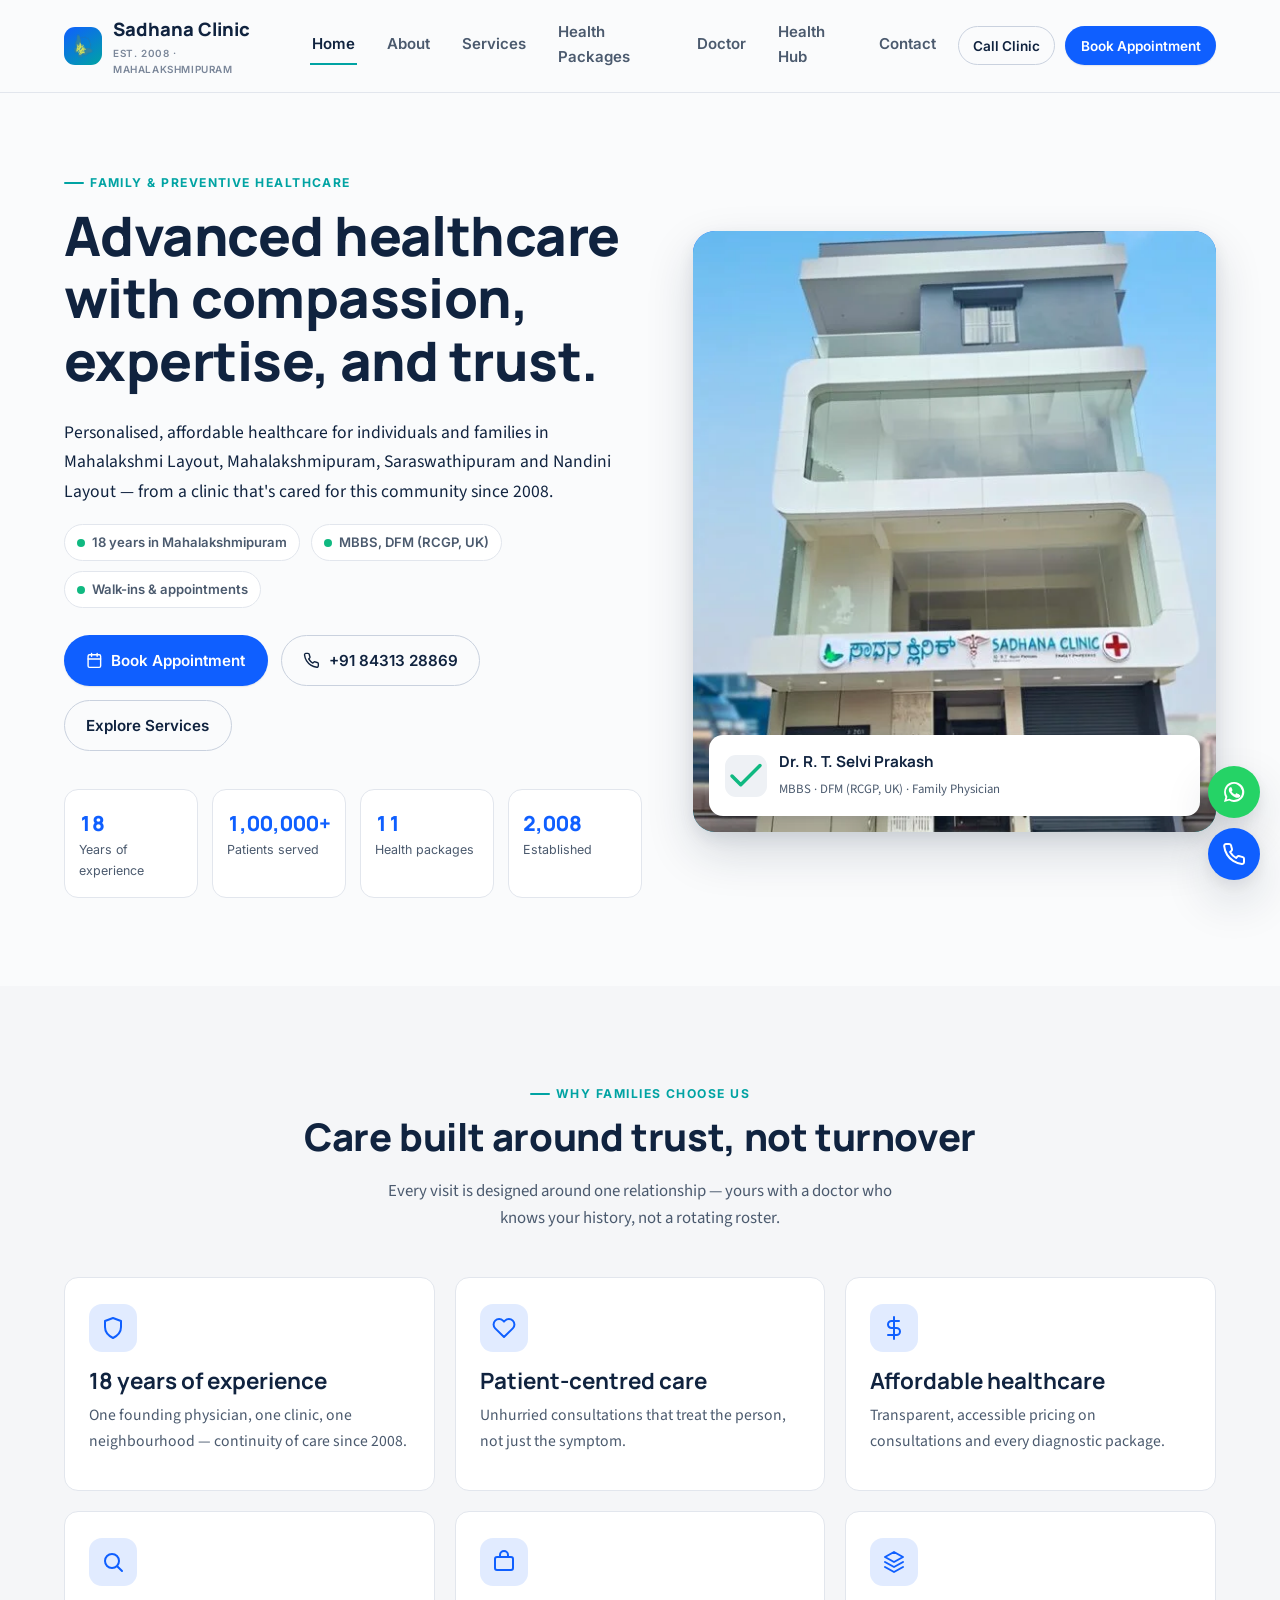
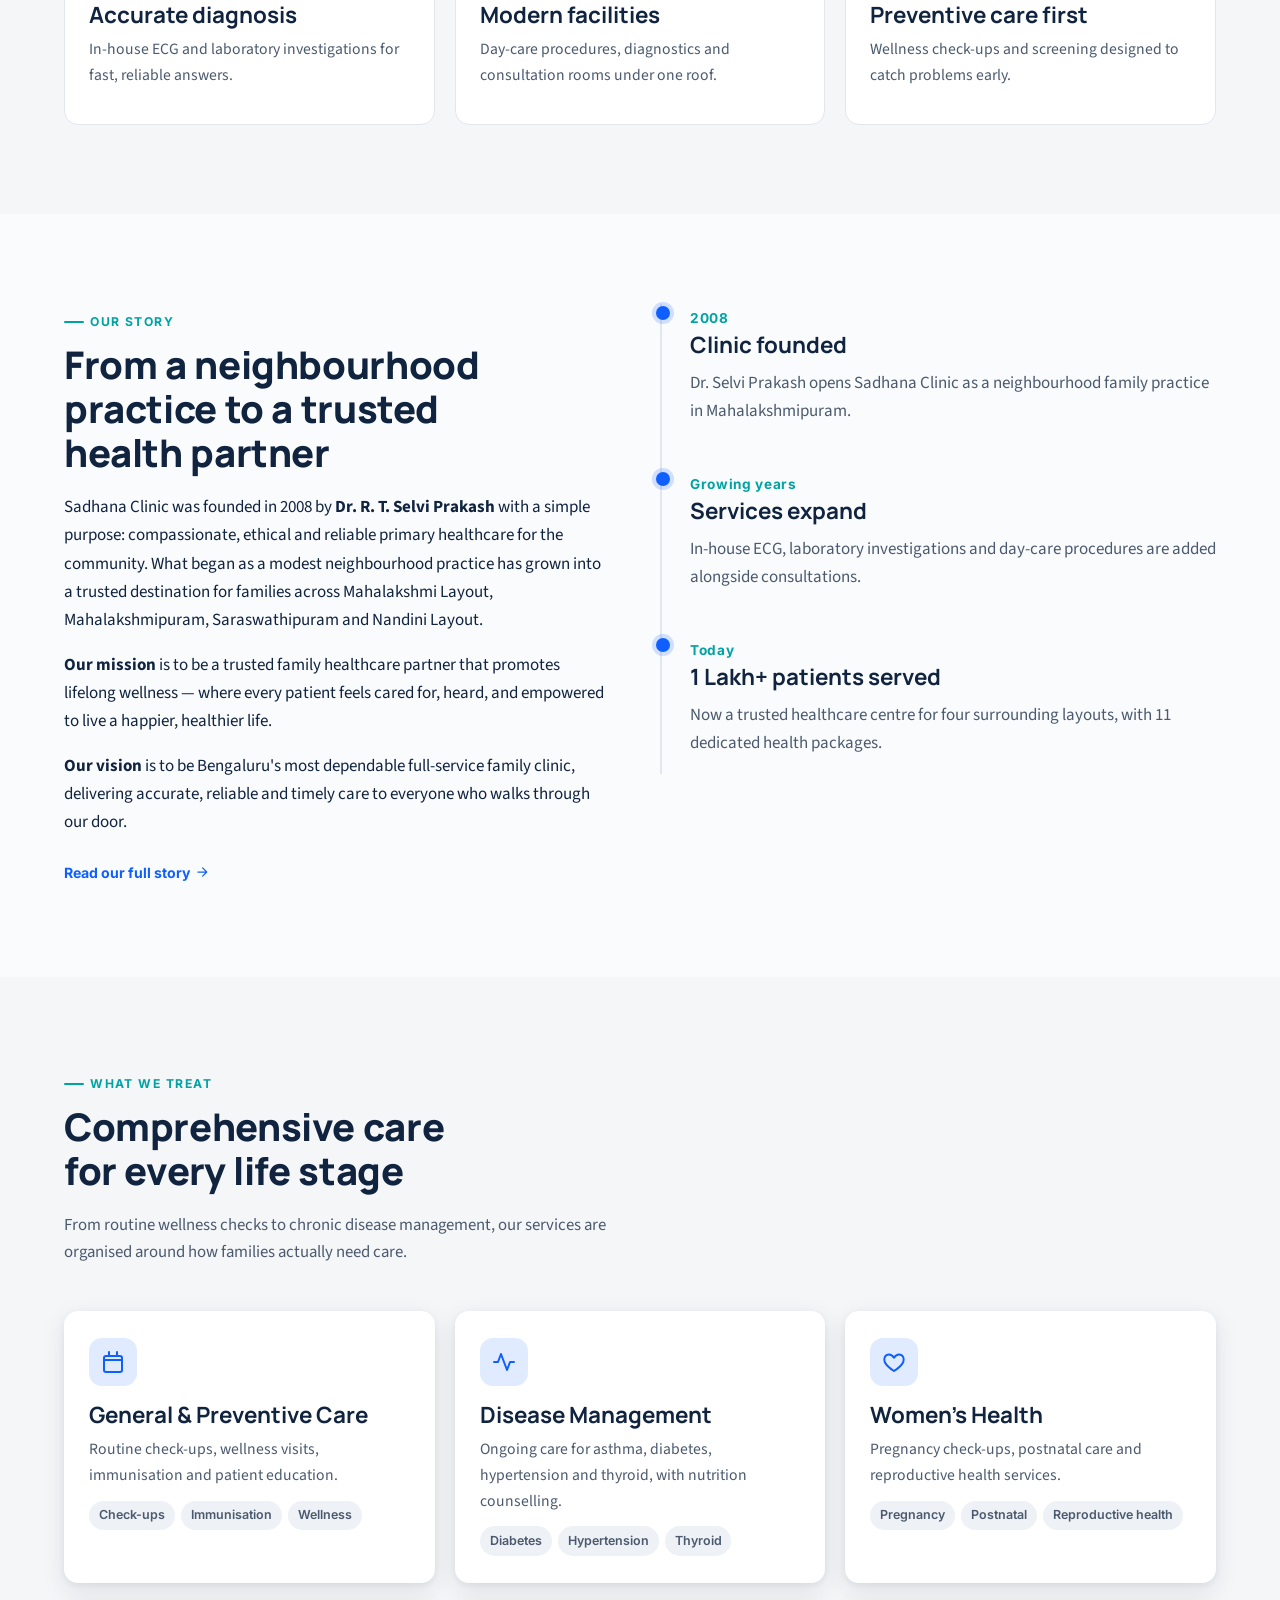
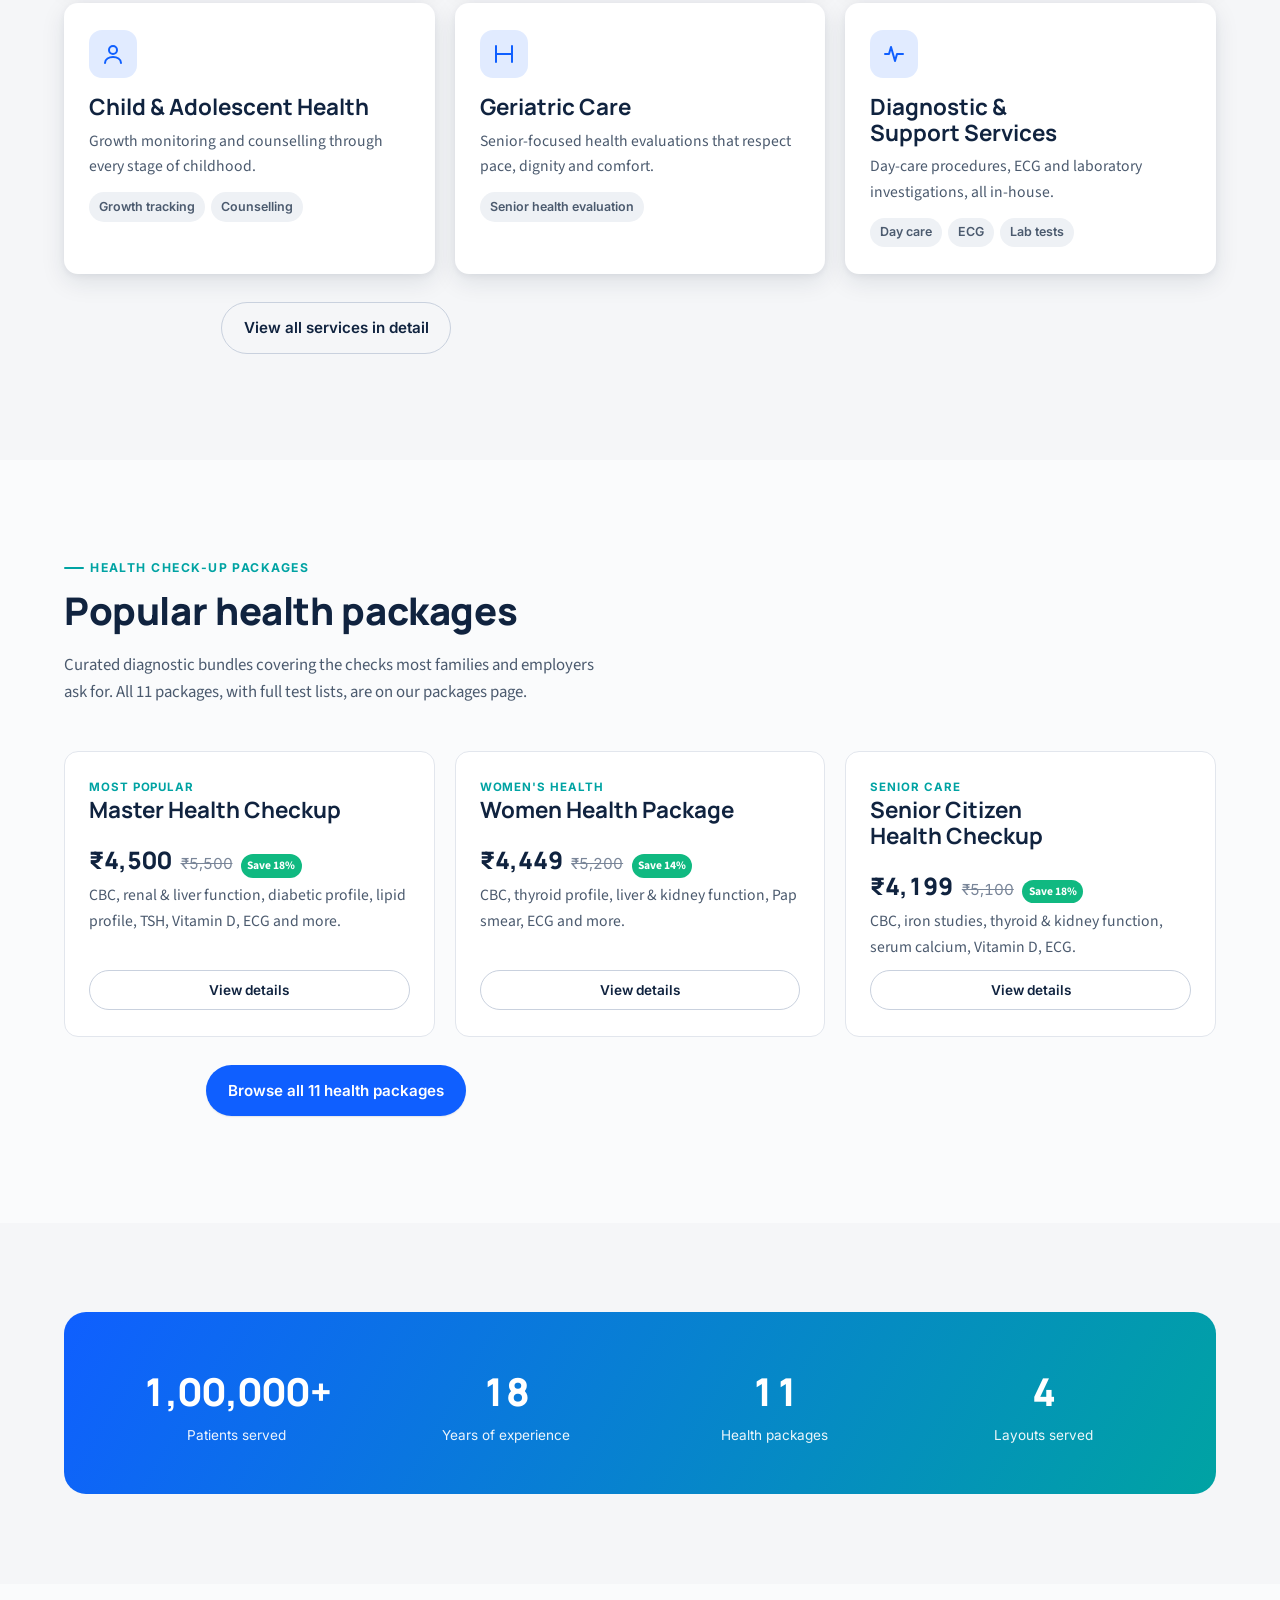
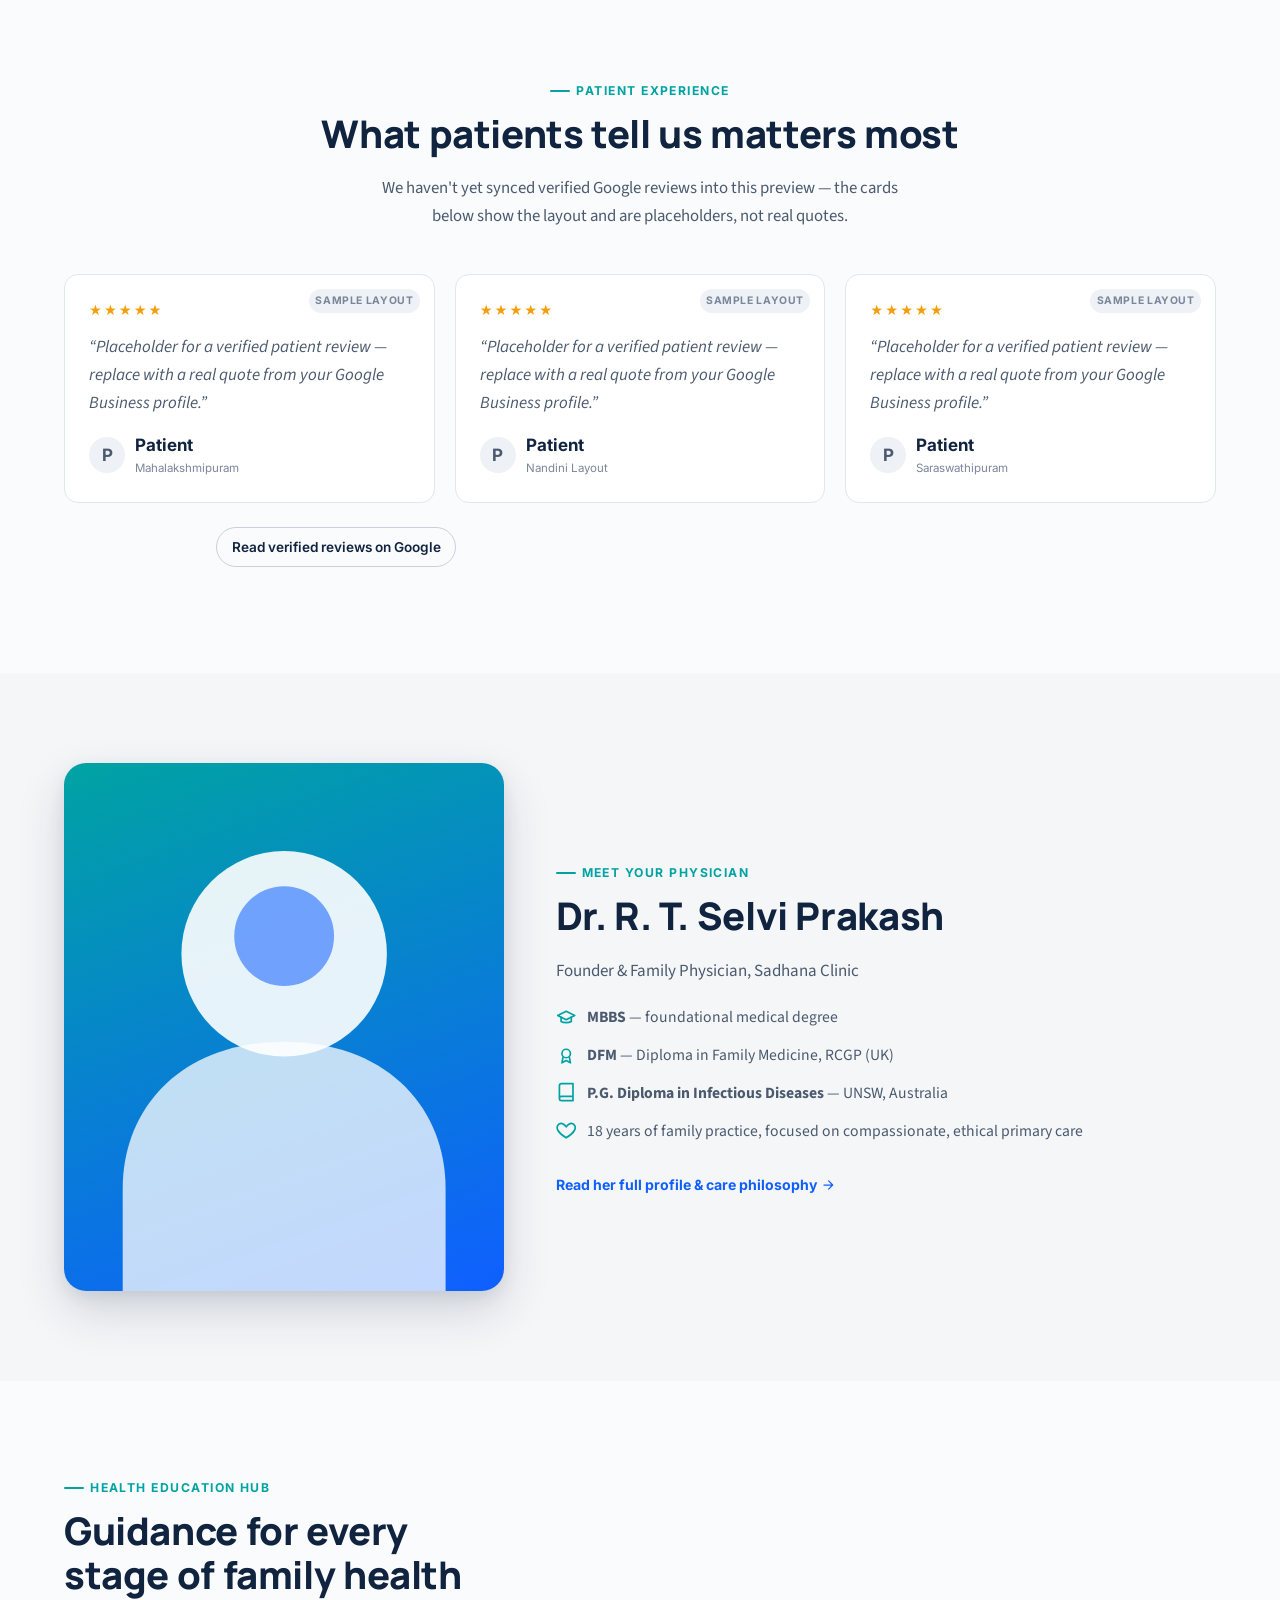
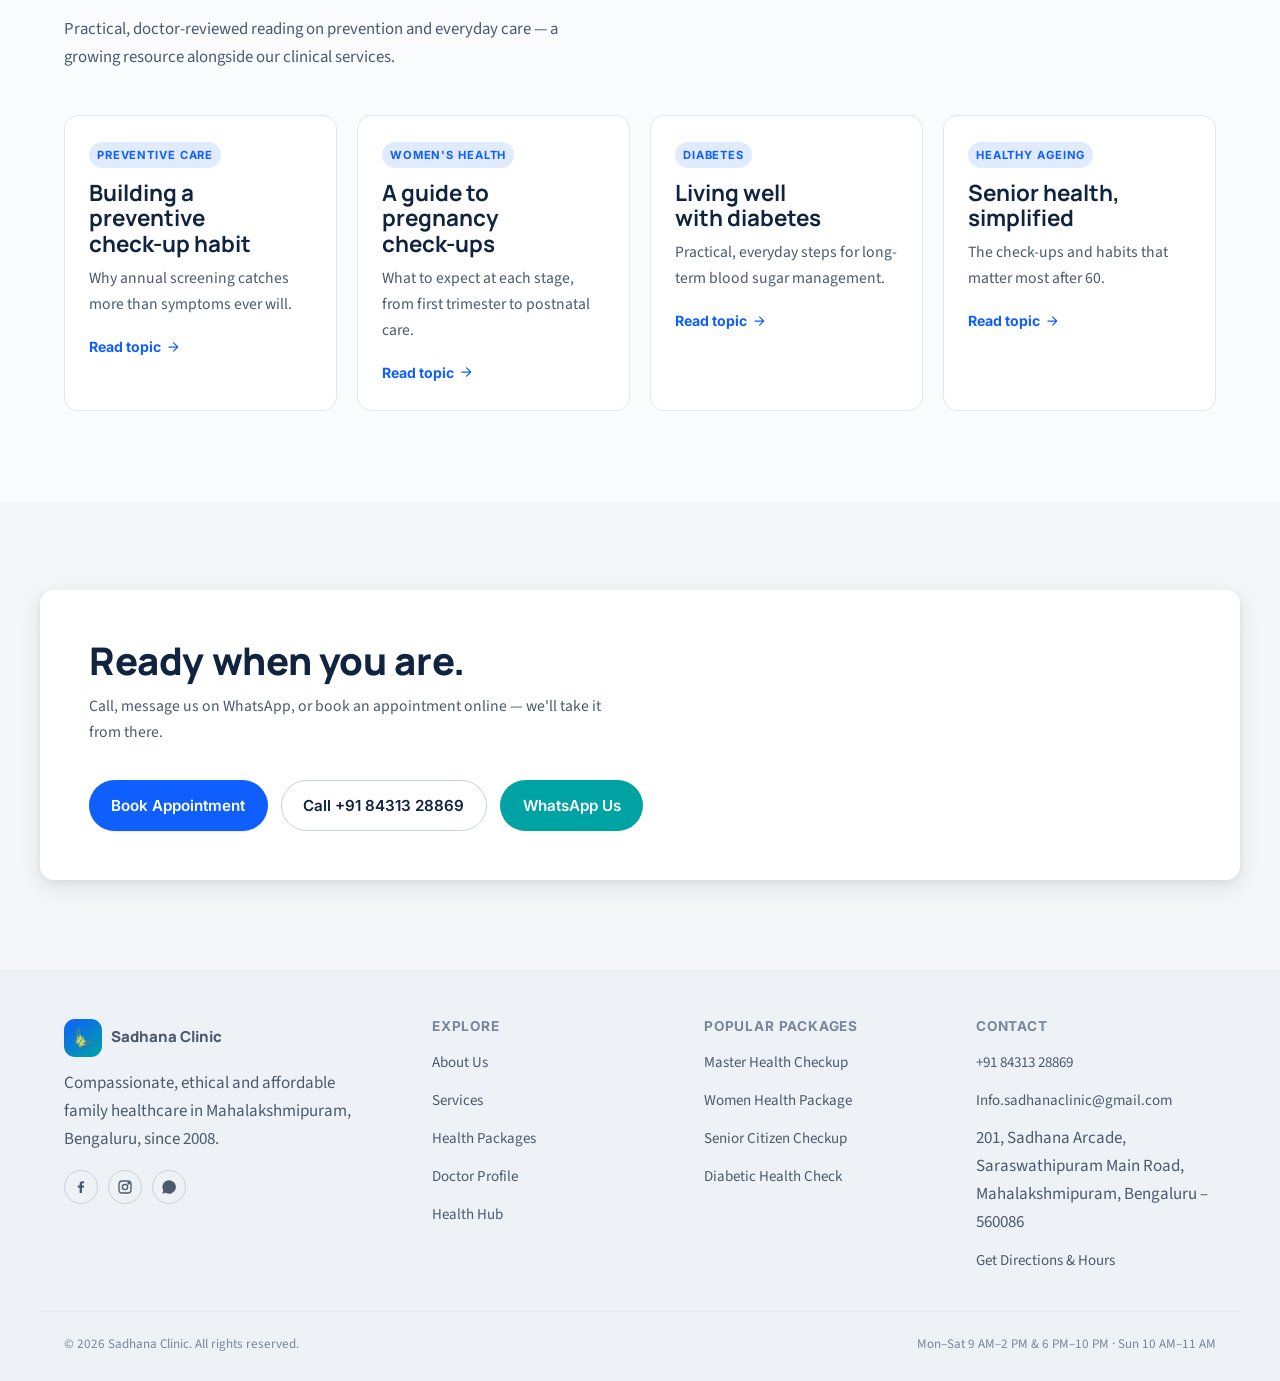
<file: index.html>
<!doctype html>
<html lang="en">
<head>
<meta charset="utf-8">
<meta name="viewport" content="width=device-width, initial-scale=1">
<link rel="icon" href="assets/img/logo-mark.webp" type="image/webp">
<link rel="apple-touch-icon" href="assets/img/logo-mark.webp">
<title>Sadhana Clinic</title>
<meta name="description" content="Sadhana Clinic, Mahalakshmipuram, Bengaluru — 18 years of compassionate, affordable family healthcare from Dr. R. T. Selvi Prakash. Book a consultation or health check-up today.">
<link rel="stylesheet" href="assets/style.css">
</head>
<body>
<a class="skip-link" href="#main">Skip to content</a>

<header class="site">
  <div class="wrap nav-row">
    <a class="brand" href="index.html">
      <span class="mark" aria-hidden="true"><img src="assets/img/logo-mark.webp" alt="" width="24" height="24" style="width:24px;height:24px;object-fit:contain;"></span>
      <span>Sadhana Clinic<small>Est. 2008 · Mahalakshmipuram</small></span>
    </a>
    <button class="nav-toggle" aria-label="Toggle menu" aria-expanded="false">
      <svg width="20" height="20" viewBox="0 0 24 24" fill="none" stroke="currentColor" stroke-width="2" stroke-linecap="round"><path d="M4 6h16M4 12h16M4 18h16"/></svg>
    </button>
    <nav class="primary" aria-label="Primary">
      <a href="index.html" aria-current="page">Home</a>
      <a href="about.html">About</a>
      <a href="services.html">Services</a>
      <a href="packages.html">Health Packages</a>
      <a href="doctor.html">Doctor</a>
      <a href="health-hub.html">Health Hub</a>
      <a href="contact.html">Contact</a>
    </nav>
    <div class="nav-cta">
      <a class="btn ghost sm" href="tel:+918431328869">Call Clinic</a>
      <a class="btn primary sm" href="contact.html#appointment">Book Appointment</a>
    </div>
  </div>
</header>

<div class="floating-stack">
  <a class="fab whatsapp" href="https://wa.me/918431328869" aria-label="Chat with Sadhana Clinic on WhatsApp" target="_blank" rel="noopener">
    <svg viewBox="0 0 24 24" fill="currentColor" aria-hidden="true"><path d="M12 2a10 10 0 0 0-8.6 15L2 22l5.2-1.4A10 10 0 1 0 12 2Zm0 18.1a8.1 8.1 0 0 1-4.1-1.1l-.3-.2-3 .8.8-2.9-.2-.3A8.1 8.1 0 1 1 12 20.1Zm4.5-6.1c-.2-.1-1.5-.7-1.7-.8-.2-.1-.4-.1-.6.1-.2.2-.7.8-.8 1-.2.2-.3.2-.5.1-.2-.1-1-.4-1.9-1.2-.7-.6-1.2-1.4-1.3-1.6-.1-.2 0-.4.1-.5.1-.1.2-.3.4-.4.1-.2.2-.3.2-.5.1-.2 0-.4 0-.5s-.6-1.5-.8-2c-.2-.5-.4-.4-.6-.4h-.5c-.2 0-.5.1-.7.3-.2.2-1 1-1 2.3 0 1.4 1 2.7 1.1 2.9.1.2 2 3 4.8 4.3.7.3 1.2.5 1.6.6.7.2 1.3.2 1.8.1.6-.1 1.7-.7 1.9-1.3.2-.7.2-1.2.2-1.3-.1-.2-.3-.2-.5-.3Z"/></svg>
  </a>
  <a class="fab call" href="tel:+918431328869" aria-label="Call Sadhana Clinic">
    <svg viewBox="0 0 24 24" fill="none" stroke="currentColor" stroke-width="2" stroke-linecap="round" stroke-linejoin="round" aria-hidden="true"><path d="M22 16.9v3a2 2 0 0 1-2.2 2 19.8 19.8 0 0 1-8.6-3 19.5 19.5 0 0 1-6-6 19.8 19.8 0 0 1-3-8.7A2 2 0 0 1 4.1 2h3a2 2 0 0 1 2 1.7c.1 1 .4 2 .8 2.9a2 2 0 0 1-.4 2.1L8.1 10a16 16 0 0 0 6 6l1.3-1.4a2 2 0 0 1 2.1-.4c.9.4 1.9.7 2.9.8a2 2 0 0 1 1.7 2Z"/></svg>
  </a>
</div>
<div class="mobile-book-bar"><a class="btn primary" href="contact.html#appointment">Book an Appointment</a></div>

<main id="main">

<!-- HERO -->
<section class="hero">
  <div class="wrap hero-grid">
    <div>
      <span class="eyebrow">Family &amp; Preventive Healthcare</span>
      <h1>Advanced healthcare with compassion, expertise, and trust.</h1>
      <p style="font-size:1.1rem">Personalised, affordable healthcare for individuals and families in Mahalakshmi Layout, Mahalakshmipuram, Saraswathipuram and Nandini Layout — from a clinic that's cared for this community since 2008.</p>
      <div class="hero-badges">
        <span class="pill"><span class="dot"></span>18 years in Mahalakshmipuram</span>
        <span class="pill"><span class="dot"></span>MBBS, DFM (RCGP, UK)</span>
        <span class="pill"><span class="dot"></span>Walk-ins &amp; appointments</span>
      </div>
      <div class="hero-ctas">
        <a class="btn primary" href="contact.html#appointment">
          <svg viewBox="0 0 24 24" fill="none" stroke="currentColor" stroke-width="2" stroke-linecap="round" stroke-linejoin="round"><rect x="3" y="4" width="18" height="18" rx="2"/><path d="M3 10h18M8 2v4M16 2v4"/></svg>
          Book Appointment
        </a>
        <a class="btn ghost" href="tel:+918431328869">
          <svg viewBox="0 0 24 24" fill="none" stroke="currentColor" stroke-width="2" stroke-linecap="round" stroke-linejoin="round"><path d="M22 16.9v3a2 2 0 0 1-2.2 2 19.8 19.8 0 0 1-8.6-3 19.5 19.5 0 0 1-6-6 19.8 19.8 0 0 1-3-8.7A2 2 0 0 1 4.1 2h3a2 2 0 0 1 2 1.7c.1 1 .4 2 .8 2.9a2 2 0 0 1-.4 2.1L8.1 10a16 16 0 0 0 6 6l1.3-1.4a2 2 0 0 1 2.1-.4c.9.4 1.9.7 2.9.8a2 2 0 0 1 1.7 2Z"/></svg>
          +91 84313 28869
        </a>
        <a class="btn ghost" href="services.html">Explore Services</a>
      </div>
      <div class="hero-stats">
        <div class="stat"><div class="num tabular"><span data-count="18">18</span></div><div class="lbl">Years of experience</div></div>
        <div class="stat"><div class="num tabular"><span data-count="100000">0</span>+</div><div class="lbl">Patients served</div></div>
        <div class="stat"><div class="num tabular"><span data-count="11">11</span></div><div class="lbl">Health packages</div></div>
        <div class="stat"><div class="num tabular"><span data-count="2008">2008</span></div><div class="lbl">Established</div></div>
      </div>
    </div>
    <div class="hero-visual">
      <img src="assets/img/clinic-storefront.webp" alt="The Sadhana Clinic building on Saraswathipuram Main Road, Mahalakshmipuram, Bengaluru" style="width:100%;height:100%;object-fit:cover;object-position:center 30%;">
      <div class="hero-float-card">
        <span class="ic" aria-hidden="true">
          <svg width="22" height="22" viewBox="0 0 24 24" fill="none" stroke="currentColor" stroke-width="2" stroke-linecap="round" stroke-linejoin="round"><path d="M20 6 9 17l-5-5"/></svg>
        </span>
        <div><strong>Dr. R. T. Selvi Prakash</strong><span>MBBS · DFM (RCGP, UK) · Family Physician</span></div>
      </div>
    </div>
  </div>
</section>

<!-- WHY CHOOSE US -->
<section class="band-alt">
  <div class="wrap">
    <div class="section-head center">
      <span class="eyebrow">Why families choose us</span>
      <h2>Care built around trust, not turnover</h2>
      <p class="center" style="margin-inline:auto">Every visit is designed around one relationship — yours with a doctor who knows your history, not a rotating roster.</p>
    </div>
    <div class="grid cols-3">
      <div class="card">
        <span class="ic" aria-hidden="true"><svg width="24" height="24" viewBox="0 0 24 24" fill="none" stroke="currentColor" stroke-width="2" stroke-linecap="round" stroke-linejoin="round"><path d="M12 2 4 5v6c0 5 3.4 8.7 8 11 4.6-2.3 8-6 8-11V5Z"/></svg></span>
        <h3>18 years of experience</h3>
        <p>One founding physician, one clinic, one neighbourhood — continuity of care since 2008.</p>
      </div>
      <div class="card">
        <span class="ic" aria-hidden="true"><svg width="24" height="24" viewBox="0 0 24 24" fill="none" stroke="currentColor" stroke-width="2" stroke-linecap="round" stroke-linejoin="round"><path d="M20.8 4.6a5.5 5.5 0 0 0-7.8 0L12 5.6l-1-1a5.5 5.5 0 1 0-7.8 7.8L12 21l8.8-8.6a5.5 5.5 0 0 0 0-7.8Z"/></svg></span>
        <h3>Patient-centred care</h3>
        <p>Unhurried consultations that treat the person, not just the symptom.</p>
      </div>
      <div class="card">
        <span class="ic" aria-hidden="true"><svg width="24" height="24" viewBox="0 0 24 24" fill="none" stroke="currentColor" stroke-width="2" stroke-linecap="round" stroke-linejoin="round"><path d="M12 1v22M17 5H9.5a3.5 3.5 0 0 0 0 7h5a3.5 3.5 0 0 1 0 7H6"/></svg></span>
        <h3>Affordable healthcare</h3>
        <p>Transparent, accessible pricing on consultations and every diagnostic package.</p>
      </div>
      <div class="card">
        <span class="ic" aria-hidden="true"><svg width="24" height="24" viewBox="0 0 24 24" fill="none" stroke="currentColor" stroke-width="2" stroke-linecap="round" stroke-linejoin="round"><circle cx="11" cy="11" r="7"/><path d="m21 21-4.3-4.3"/></svg></span>
        <h3>Accurate diagnosis</h3>
        <p>In-house ECG and laboratory investigations for fast, reliable answers.</p>
      </div>
      <div class="card">
        <span class="ic" aria-hidden="true"><svg width="24" height="24" viewBox="0 0 24 24" fill="none" stroke="currentColor" stroke-width="2" stroke-linecap="round" stroke-linejoin="round"><rect x="3" y="7" width="18" height="13" rx="2"/><path d="M8 7V5a4 4 0 0 1 8 0v2"/></svg></span>
        <h3>Modern facilities</h3>
        <p>Day-care procedures, diagnostics and consultation rooms under one roof.</p>
      </div>
      <div class="card">
        <span class="ic" aria-hidden="true"><svg width="24" height="24" viewBox="0 0 24 24" fill="none" stroke="currentColor" stroke-width="2" stroke-linecap="round" stroke-linejoin="round"><path d="M12 2 3 7l9 5 9-5-9-5Z"/><path d="M3 12l9 5 9-5M3 17l9 5 9-5"/></svg></span>
        <h3>Preventive care first</h3>
        <p>Wellness check-ups and screening designed to catch problems early.</p>
      </div>
    </div>
  </div>
</section>

<!-- ABOUT -->
<section id="about">
  <div class="wrap two-col">
    <div>
      <span class="eyebrow">Our story</span>
      <h2>From a neighbourhood practice to a trusted health partner</h2>
      <p>Sadhana Clinic was founded in 2008 by <strong>Dr. R. T. Selvi Prakash</strong> with a simple purpose: compassionate, ethical and reliable primary healthcare for the community. What began as a modest neighbourhood practice has grown into a trusted destination for families across Mahalakshmi Layout, Mahalakshmipuram, Saraswathipuram and Nandini Layout.</p>
      <p><strong>Our mission</strong> is to be a trusted family healthcare partner that promotes lifelong wellness — where every patient feels cared for, heard, and empowered to live a happier, healthier life.</p>
      <p><strong>Our vision</strong> is to be Bengaluru's most dependable full-service family clinic, delivering accurate, reliable and timely care to everyone who walks through our door.</p>
      <a class="card-link" href="about.html">Read our full story<svg viewBox="0 0 24 24" fill="none" stroke="currentColor" stroke-width="2" stroke-linecap="round" stroke-linejoin="round"><path d="M5 12h14M13 5l7 7-7 7"/></svg></a>
    </div>
    <div>
      <div class="timeline">
        <div class="item"><span class="yr">2008</span><h3>Clinic founded</h3><p class="muted">Dr. Selvi Prakash opens Sadhana Clinic as a neighbourhood family practice in Mahalakshmipuram.</p></div>
        <div class="item"><span class="yr">Growing years</span><h3>Services expand</h3><p class="muted">In-house ECG, laboratory investigations and day-care procedures are added alongside consultations.</p></div>
        <div class="item"><span class="yr">Today</span><h3>1 Lakh+ patients served</h3><p class="muted">Now a trusted healthcare centre for four surrounding layouts, with 11 dedicated health packages.</p></div>
      </div>
    </div>
  </div>
</section>

<!-- SERVICES -->
<section class="band-alt" id="services-preview">
  <div class="wrap">
    <div class="section-head">
      <span class="eyebrow">What we treat</span>
      <h2>Comprehensive care for every life stage</h2>
      <p>From routine wellness checks to chronic disease management, our services are organised around how families actually need care.</p>
    </div>
    <div class="grid cols-3">
      <div class="card raised">
        <span class="ic" aria-hidden="true"><svg width="24" height="24" viewBox="0 0 24 24" fill="none" stroke="currentColor" stroke-width="2" stroke-linecap="round" stroke-linejoin="round"><path d="M8 2v4M16 2v4M3 10h18M5 6h14a2 2 0 0 1 2 2v12a2 2 0 0 1-2 2H5a2 2 0 0 1-2-2V8a2 2 0 0 1 2-2Z"/></svg></span>
        <h3>General &amp; Preventive Care</h3>
        <p>Routine check-ups, wellness visits, immunisation and patient education.</p>
        <ul class="chips"><li>Check-ups</li><li>Immunisation</li><li>Wellness</li></ul>
      </div>
      <div class="card raised">
        <span class="ic" aria-hidden="true"><svg width="24" height="24" viewBox="0 0 24 24" fill="none" stroke="currentColor" stroke-width="2" stroke-linecap="round" stroke-linejoin="round"><path d="M22 12h-4l-3 8-6-16-3 8H2"/></svg></span>
        <h3>Disease Management</h3>
        <p>Ongoing care for asthma, diabetes, hypertension and thyroid, with nutrition counselling.</p>
        <ul class="chips"><li>Diabetes</li><li>Hypertension</li><li>Thyroid</li></ul>
      </div>
      <div class="card raised">
        <span class="ic" aria-hidden="true"><svg width="24" height="24" viewBox="0 0 24 24" fill="none" stroke="currentColor" stroke-width="2" stroke-linecap="round" stroke-linejoin="round"><path d="M12 21s-7-4.4-9.3-9C1.4 8.4 3 4.5 7 4.5c2 0 3.6 1.1 5 3.2 1.4-2.1 3-3.2 5-3.2 4 0 5.6 3.9 4.3 7.5C19 16.6 12 21 12 21Z"/></svg></span>
        <h3>Women's Health</h3>
        <p>Pregnancy check-ups, postnatal care and reproductive health services.</p>
        <ul class="chips"><li>Pregnancy</li><li>Postnatal</li><li>Reproductive health</li></ul>
      </div>
      <div class="card raised">
        <span class="ic" aria-hidden="true"><svg width="24" height="24" viewBox="0 0 24 24" fill="none" stroke="currentColor" stroke-width="2" stroke-linecap="round" stroke-linejoin="round"><circle cx="12" cy="8" r="4"/><path d="M4 21c0-4 4-6 8-6s8 2 8 6"/></svg></span>
        <h3>Child &amp; Adolescent Health</h3>
        <p>Growth monitoring and counselling through every stage of childhood.</p>
        <ul class="chips"><li>Growth tracking</li><li>Counselling</li></ul>
      </div>
      <div class="card raised">
        <span class="ic" aria-hidden="true"><svg width="24" height="24" viewBox="0 0 24 24" fill="none" stroke="currentColor" stroke-width="2" stroke-linecap="round" stroke-linejoin="round"><path d="M4 4v16M4 12h16M20 4v16"/></svg></span>
        <h3>Geriatric Care</h3>
        <p>Senior-focused health evaluations that respect pace, dignity and comfort.</p>
        <ul class="chips"><li>Senior health evaluation</li></ul>
      </div>
      <div class="card raised">
        <span class="ic" aria-hidden="true"><svg width="24" height="24" viewBox="0 0 24 24" fill="none" stroke="currentColor" stroke-width="2" stroke-linecap="round" stroke-linejoin="round"><path d="M3 12h4l2-7 4 14 2-7h6"/></svg></span>
        <h3>Diagnostic &amp; Support Services</h3>
        <p>Day-care procedures, ECG and laboratory investigations, all in-house.</p>
        <ul class="chips"><li>Day care</li><li>ECG</li><li>Lab tests</li></ul>
      </div>
    </div>
    <p class="center" style="margin-top:28px"><a class="btn ghost" href="services.html">View all services in detail</a></p>
  </div>
</section>

<!-- PACKAGES PREVIEW -->
<section id="packages-preview">
  <div class="wrap">
    <div class="section-head">
      <span class="eyebrow">Health check-up packages</span>
      <h2>Popular health packages</h2>
      <p>Curated diagnostic bundles covering the checks most families and employers ask for. All 11 packages, with full test lists, are on our packages page.</p>
    </div>
    <div class="grid cols-3">
      <div class="card pkg-card">
        <span class="cat">Most popular</span>
        <h3>Master Health Checkup</h3>
        <div class="pkg-price"><span class="now tabular">₹4,500</span><span class="was tabular">₹5,500</span><span class="save">Save 18%</span></div>
        <p class="muted">CBC, renal &amp; liver function, diabetic profile, lipid profile, TSH, Vitamin D, ECG and more.</p>
        <a class="btn ghost sm" href="packages.html#master-health-checkup">View details</a>
      </div>
      <div class="card pkg-card">
        <span class="cat">Women's health</span>
        <h3>Women Health Package</h3>
        <div class="pkg-price"><span class="now tabular">₹4,449</span><span class="was tabular">₹5,200</span><span class="save">Save 14%</span></div>
        <p class="muted">CBC, thyroid profile, liver &amp; kidney function, Pap smear, ECG and more.</p>
        <a class="btn ghost sm" href="packages.html#women-health-package">View details</a>
      </div>
      <div class="card pkg-card">
        <span class="cat">Senior care</span>
        <h3>Senior Citizen Health Checkup</h3>
        <div class="pkg-price"><span class="now tabular">₹4,199</span><span class="was tabular">₹5,100</span><span class="save">Save 18%</span></div>
        <p class="muted">CBC, iron studies, thyroid &amp; kidney function, serum calcium, Vitamin D, ECG.</p>
        <a class="btn ghost sm" href="packages.html#senior-citizen-health-checkup">View details</a>
      </div>
    </div>
    <p class="center" style="margin-top:28px"><a class="btn primary" href="packages.html">Browse all 11 health packages</a></p>
  </div>
</section>

<!-- STATS -->
<section class="band-alt">
  <div class="wrap">
    <div class="stats-band">
      <div class="grid cols-4">
        <div><div class="num tabular"><span data-count="100000">0</span>+</div><div class="lbl">Patients served</div></div>
        <div><div class="num tabular"><span data-count="18">18</span></div><div class="lbl">Years of experience</div></div>
        <div><div class="num tabular"><span data-count="11">11</span></div><div class="lbl">Health packages</div></div>
        <div><div class="num tabular"><span data-count="4">4</span></div><div class="lbl">Layouts served</div></div>
      </div>
    </div>
  </div>
</section>

<!-- TESTIMONIALS -->
<section>
  <div class="wrap">
    <div class="section-head center">
      <span class="eyebrow">Patient experience</span>
      <h2>What patients tell us matters most</h2>
      <p class="center" style="margin-inline:auto">We haven't yet synced verified Google reviews into this preview — the cards below show the layout and are placeholders, not real quotes.</p>
    </div>
    <div class="testi-track">
      <div class="testi-card">
        <span class="sample-flag">Sample layout</span>
        <div class="stars">★★★★★</div>
        <blockquote>“Placeholder for a verified patient review — replace with a real quote from your Google Business profile.”</blockquote>
        <footer><span class="avatar">P</span><div><strong>Patient</strong><div class="tag">Mahalakshmipuram</div></div></footer>
      </div>
      <div class="testi-card">
        <span class="sample-flag">Sample layout</span>
        <div class="stars">★★★★★</div>
        <blockquote>“Placeholder for a verified patient review — replace with a real quote from your Google Business profile.”</blockquote>
        <footer><span class="avatar">P</span><div><strong>Patient</strong><div class="tag">Nandini Layout</div></div></footer>
      </div>
      <div class="testi-card">
        <span class="sample-flag">Sample layout</span>
        <div class="stars">★★★★★</div>
        <blockquote>“Placeholder for a verified patient review — replace with a real quote from your Google Business profile.”</blockquote>
        <footer><span class="avatar">P</span><div><strong>Patient</strong><div class="tag">Saraswathipuram</div></div></footer>
      </div>
    </div>
    <p class="center" style="margin-top:24px"><a class="btn ghost sm" href="https://www.google.com/search?q=Sadhana+Clinic+Mahalakshmipuram+reviews" target="_blank" rel="noopener">Read verified reviews on Google</a></p>
  </div>
</section>

<!-- DOCTOR -->
<section class="band-alt">
  <div class="wrap doctor-grid">
    <div class="doctor-photo" role="img" aria-label="Illustrated portrait representing Dr. R. T. Selvi Prakash">
      <svg viewBox="0 0 300 360" xmlns="http://www.w3.org/2000/svg" aria-hidden="true">
        <circle cx="150" cy="130" r="70" fill="#ffffff" opacity=".9"/>
        <path d="M150 190c-70 0-110 45-110 100v70h220v-70c0-55-40-100-110-100Z" fill="#ffffff" opacity=".75"/>
        <circle cx="150" cy="118" r="34" fill="#0F5FFF" opacity=".55"/>
      </svg>
    </div>
    <div>
      <span class="eyebrow">Meet your physician</span>
      <h2>Dr. R. T. Selvi Prakash</h2>
      <p class="muted">Founder &amp; Family Physician, Sadhana Clinic</p>
      <ul class="credential-list">
        <li><svg viewBox="0 0 24 24" fill="none" stroke="currentColor" stroke-width="2" stroke-linecap="round" stroke-linejoin="round"><path d="M22 10 12 5 2 10l10 5 10-5Z"/><path d="M6 12v5c3 2 9 2 12 0v-5"/></svg><span><strong>MBBS</strong> — foundational medical degree</span></li>
        <li><svg viewBox="0 0 24 24" fill="none" stroke="currentColor" stroke-width="2" stroke-linecap="round" stroke-linejoin="round"><path d="M12 15a5 5 0 1 0 0-10 5 5 0 0 0 0 10Z"/><path d="M8.2 14.5 7 21l5-2.7L17 21l-1.2-6.5"/></svg><span><strong>DFM</strong> — Diploma in Family Medicine, RCGP (UK)</span></li>
        <li><svg viewBox="0 0 24 24" fill="none" stroke="currentColor" stroke-width="2" stroke-linecap="round" stroke-linejoin="round"><path d="M4 19.5V4.5A2.5 2.5 0 0 1 6.5 2H20v20H6.5a2.5 2.5 0 0 1 0-5H20"/></svg><span><strong>P.G. Diploma in Infectious Diseases</strong> — UNSW, Australia</span></li>
        <li><svg viewBox="0 0 24 24" fill="none" stroke="currentColor" stroke-width="2" stroke-linecap="round" stroke-linejoin="round"><path d="M12 21s-7.5-4.6-10-9.2C.4 8.1 2 4 6 4c2.3 0 3.7 1.2 6 4 2.3-2.8 3.7-4 6-4 4 0 5.6 4.1 4 7.8-2.5 4.6-10 9.2-10 9.2Z"/></svg><span>18 years of family practice, focused on compassionate, ethical primary care</span></li>
      </ul>
      <a class="card-link" href="doctor.html">Read her full profile &amp; care philosophy<svg viewBox="0 0 24 24" fill="none" stroke="currentColor" stroke-width="2" stroke-linecap="round" stroke-linejoin="round"><path d="M5 12h14M13 5l7 7-7 7"/></svg></a>
    </div>
  </div>
</section>

<!-- HEALTH HUB -->
<section>
  <div class="wrap">
    <div class="section-head">
      <span class="eyebrow">Health education hub</span>
      <h2>Guidance for every stage of family health</h2>
      <p>Practical, doctor-reviewed reading on prevention and everyday care — a growing resource alongside our clinical services.</p>
    </div>
    <div class="grid cols-4">
      <div class="card hub-card"><span class="tag">Preventive care</span><h3>Building a preventive check-up habit</h3><p>Why annual screening catches more than symptoms ever will.</p><a class="card-link" href="health-hub.html#preventive-care">Read topic<svg viewBox="0 0 24 24" fill="none" stroke="currentColor" stroke-width="2" stroke-linecap="round" stroke-linejoin="round"><path d="M5 12h14M13 5l7 7-7 7"/></svg></a></div>
      <div class="card hub-card"><span class="tag">Women's health</span><h3>A guide to pregnancy check-ups</h3><p>What to expect at each stage, from first trimester to postnatal care.</p><a class="card-link" href="health-hub.html#womens-health">Read topic<svg viewBox="0 0 24 24" fill="none" stroke="currentColor" stroke-width="2" stroke-linecap="round" stroke-linejoin="round"><path d="M5 12h14M13 5l7 7-7 7"/></svg></a></div>
      <div class="card hub-card"><span class="tag">Diabetes</span><h3>Living well with diabetes</h3><p>Practical, everyday steps for long-term blood sugar management.</p><a class="card-link" href="health-hub.html#diabetes-awareness">Read topic<svg viewBox="0 0 24 24" fill="none" stroke="currentColor" stroke-width="2" stroke-linecap="round" stroke-linejoin="round"><path d="M5 12h14M13 5l7 7-7 7"/></svg></a></div>
      <div class="card hub-card"><span class="tag">Healthy ageing</span><h3>Senior health, simplified</h3><p>The check-ups and habits that matter most after 60.</p><a class="card-link" href="health-hub.html#healthy-ageing">Read topic<svg viewBox="0 0 24 24" fill="none" stroke="currentColor" stroke-width="2" stroke-linecap="round" stroke-linejoin="round"><path d="M5 12h14M13 5l7 7-7 7"/></svg></a></div>
    </div>
  </div>
</section>

<!-- CONTACT CTA -->
<section class="band-alt" id="contact-cta">
  <div class="wrap card raised" style="padding:clamp(28px,4vw,48px); display:flex; flex-wrap:wrap; gap:24px; align-items:center; justify-content:space-between;">
    <div>
      <h2 style="margin-bottom:.3em">Ready when you are.</h2>
      <p class="muted mt-0">Call, message us on WhatsApp, or book an appointment online — we'll take it from there.</p>
    </div>
    <div class="hero-ctas" style="margin:0">
      <a class="btn primary" href="contact.html#appointment">Book Appointment</a>
      <a class="btn ghost" href="tel:+918431328869">Call +91 84313 28869</a>
      <a class="btn teal" href="https://wa.me/918431328869" target="_blank" rel="noopener">WhatsApp Us</a>
    </div>
  </div>
</section>

</main>

<footer class="site">
  <div class="wrap foot-grid">
    <div>
      <a class="brand" href="index.html" style="margin-bottom:12px;">
        <span class="mark" aria-hidden="true"><img src="assets/img/logo-mark.webp" alt="" width="24" height="24" style="width:24px;height:24px;object-fit:contain;"></span>
        <span>Sadhana Clinic</span>
      </a>
      <p class="muted" style="max-width:38ch">Compassionate, ethical and affordable family healthcare in Mahalakshmipuram, Bengaluru, since 2008.</p>
      <div class="foot-social">
        <a href="#" aria-label="Facebook"><svg width="16" height="16" viewBox="0 0 24 24" fill="currentColor"><path d="M13.5 21v-8h2.7l.4-3.1h-3.1V8c0-.9.3-1.5 1.6-1.5h1.6V3.7C15.9 3.6 14.9 3.5 13.8 3.5c-2.3 0-3.9 1.4-3.9 4v2.4H7.2V13h2.7v8h3.6Z"/></svg></a>
        <a href="#" aria-label="Instagram"><svg width="16" height="16" viewBox="0 0 24 24" fill="none" stroke="currentColor" stroke-width="2"><rect x="3" y="3" width="18" height="18" rx="5"/><circle cx="12" cy="12" r="4"/><circle cx="17.5" cy="6.5" r="1"/></svg></a>
        <a href="https://wa.me/918431328869" aria-label="WhatsApp"><svg width="16" height="16" viewBox="0 0 24 24" fill="currentColor"><path d="M12 2a10 10 0 0 0-8.6 15L2 22l5.2-1.4A10 10 0 1 0 12 2Z"/></svg></a>
      </div>
    </div>
    <div>
      <h4>Explore</h4>
      <ul>
        <li><a href="about.html">About Us</a></li>
        <li><a href="services.html">Services</a></li>
        <li><a href="packages.html">Health Packages</a></li>
        <li><a href="doctor.html">Doctor Profile</a></li>
        <li><a href="health-hub.html">Health Hub</a></li>
      </ul>
    </div>
    <div>
      <h4>Popular packages</h4>
      <ul>
        <li><a href="packages.html#master-health-checkup">Master Health Checkup</a></li>
        <li><a href="packages.html#women-health-package">Women Health Package</a></li>
        <li><a href="packages.html#senior-citizen-health-checkup">Senior Citizen Checkup</a></li>
        <li><a href="packages.html#diabetic-health-check-up">Diabetic Health Check</a></li>
      </ul>
    </div>
    <div>
      <h4>Contact</h4>
      <ul>
        <li><a href="tel:+918431328869">+91 84313 28869</a></li>
        <li><a href="mailto:Info.sadhanaclinic@gmail.com">Info.sadhanaclinic@gmail.com</a></li>
        <li><span class="muted">201, Sadhana Arcade, Saraswathipuram Main Road, Mahalakshmipuram, Bengaluru – 560086</span></li>
        <li><a href="contact.html">Get Directions &amp; Hours</a></li>
      </ul>
    </div>
  </div>
  <div class="wrap foot-bottom">
    <span>© <span data-year>2026</span> Sadhana Clinic. All rights reserved.</span>
    <span>Mon–Sat 9 AM–2 PM &amp; 6 PM–10 PM · Sun 10 AM–11 AM</span>
  </div>
</footer>

<script src="assets/script.js"></script>
</body>
</html>
</file>
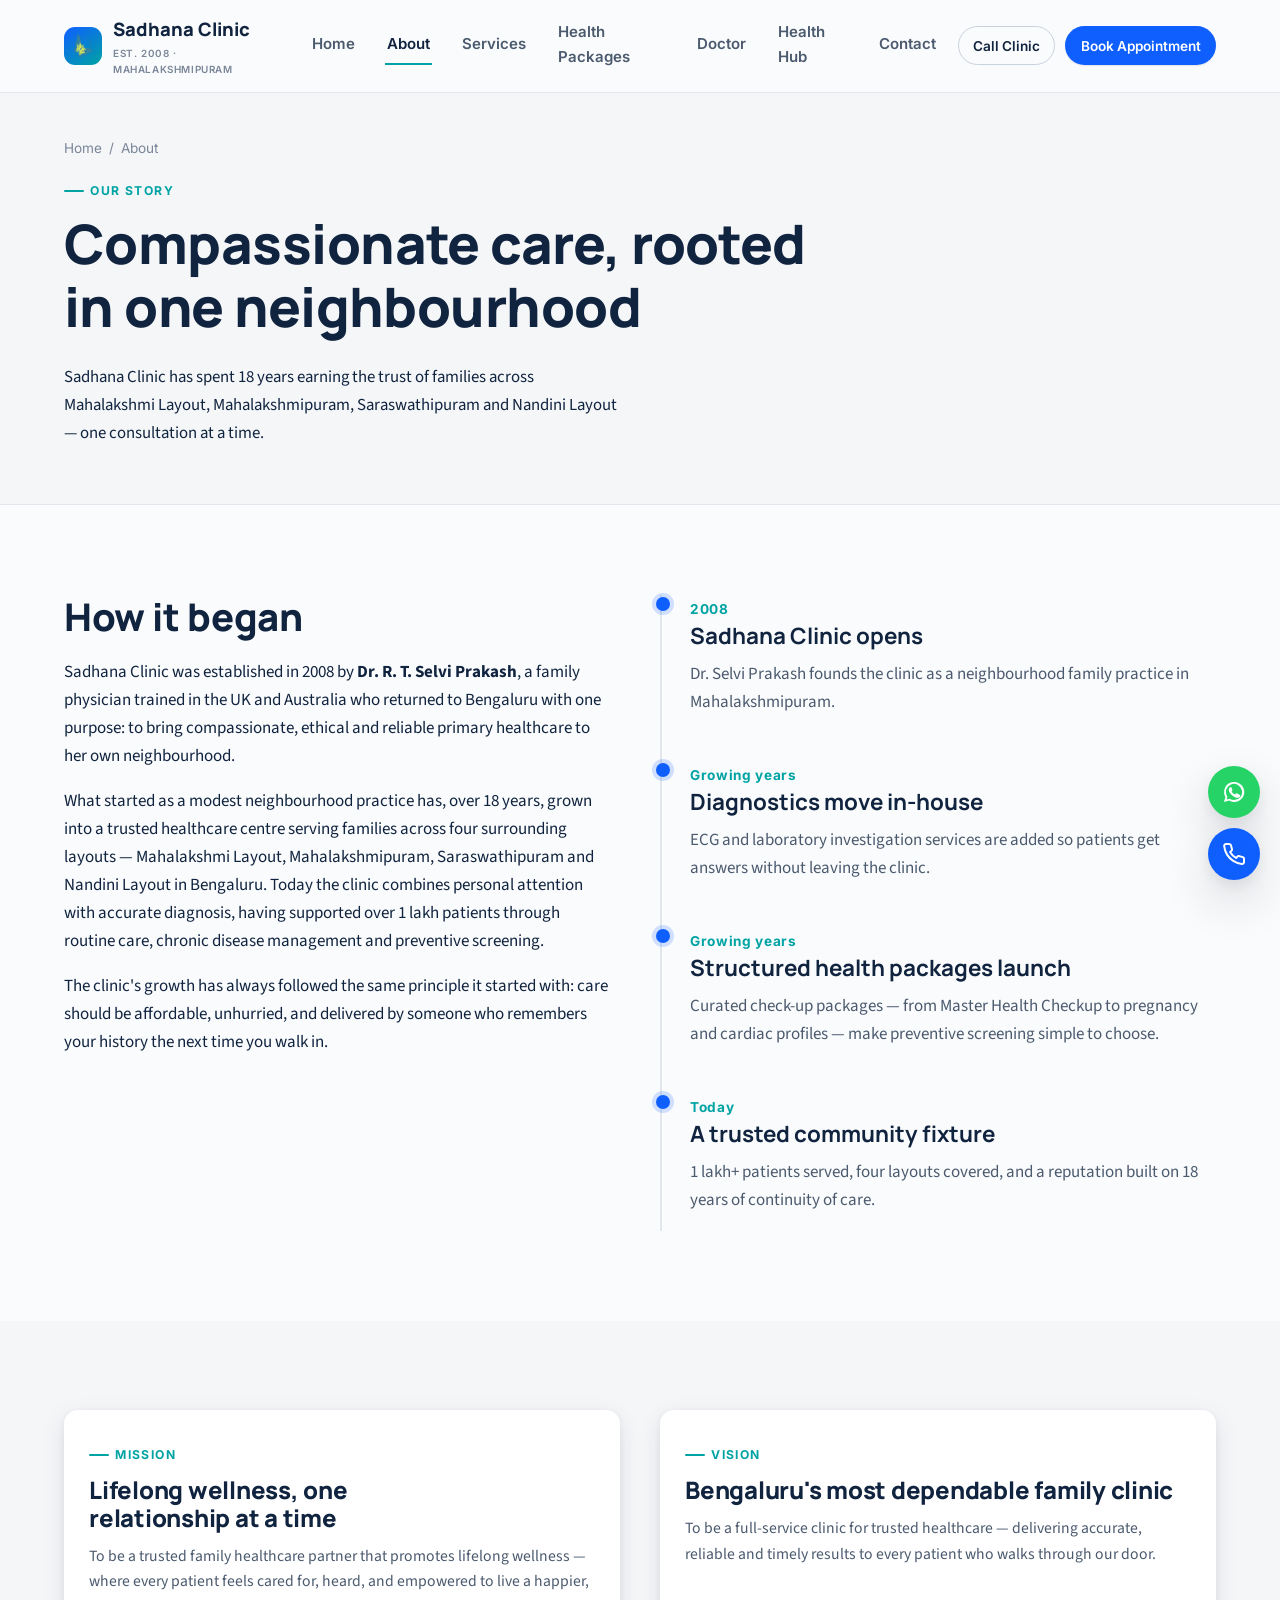
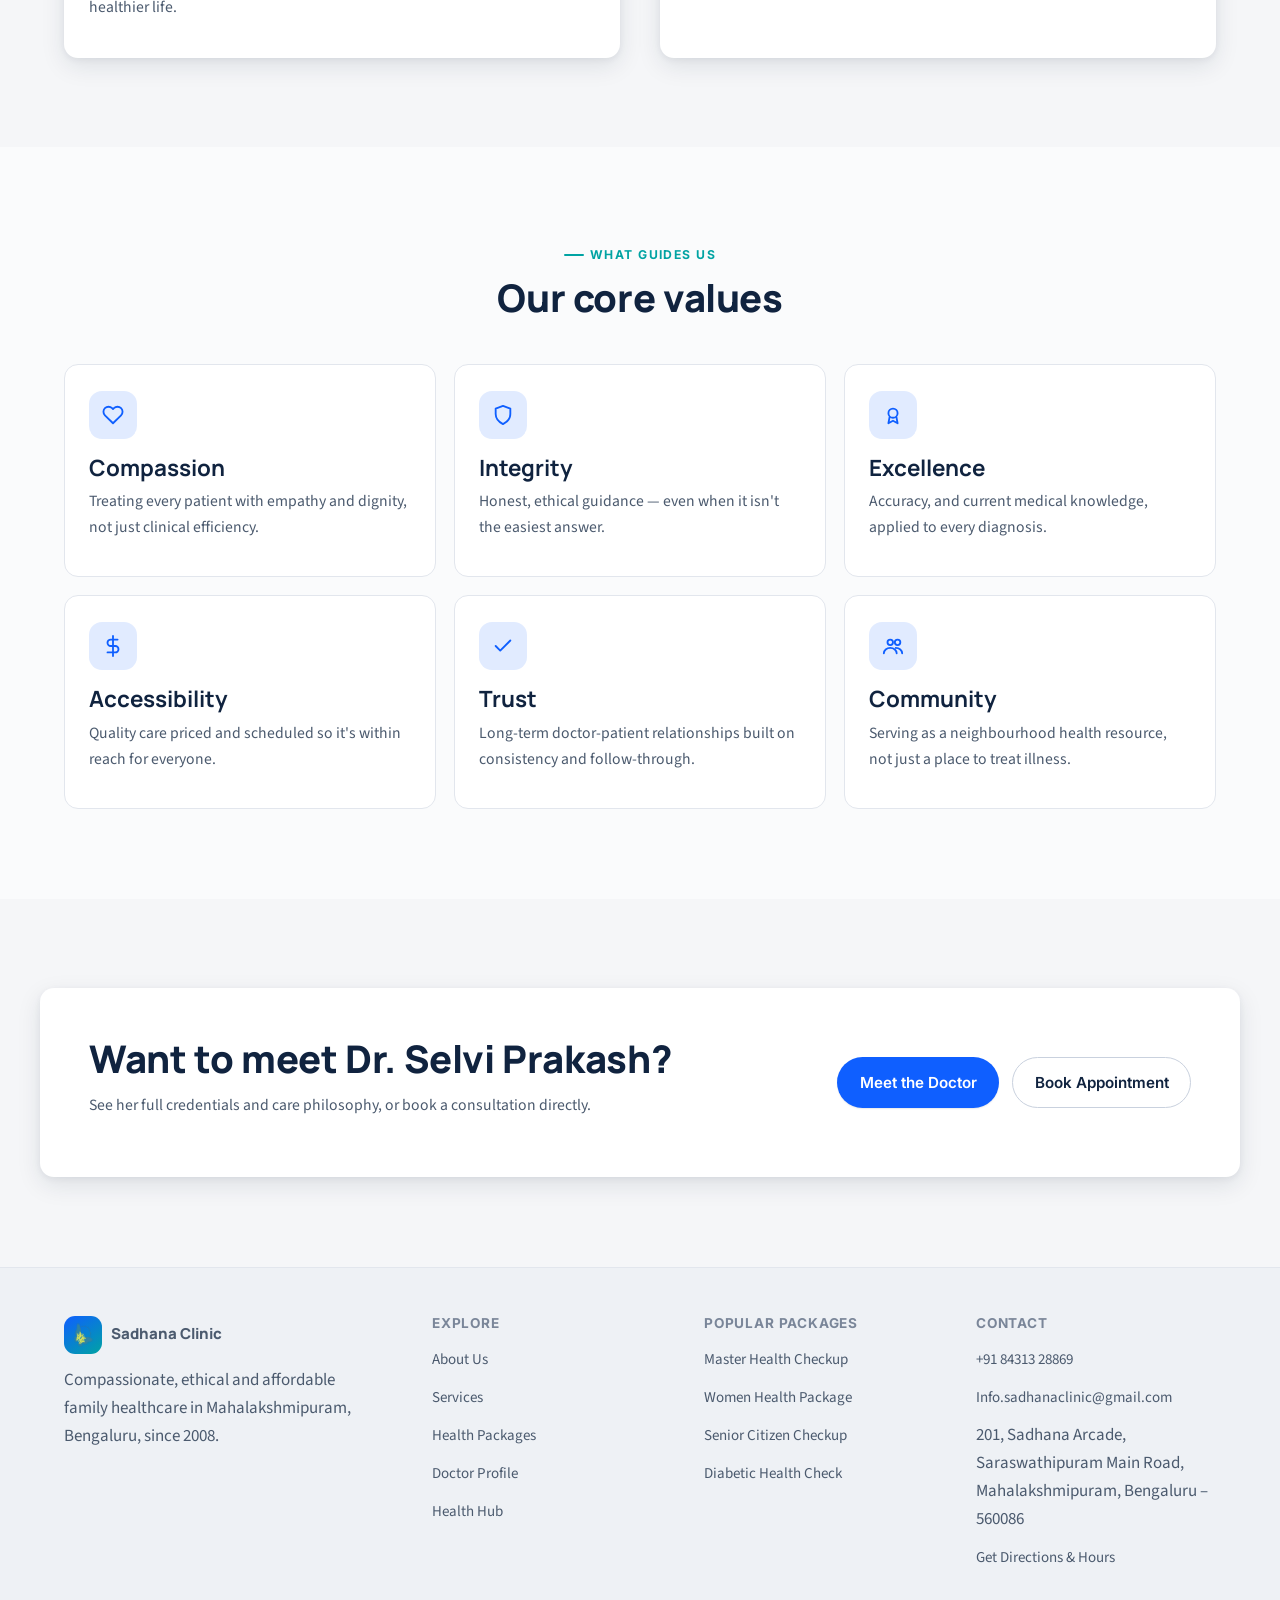
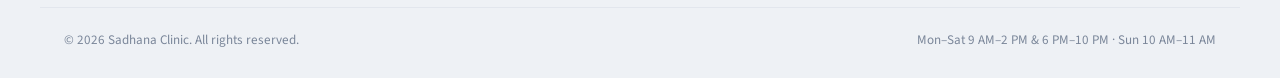
<file: about.html>
<!doctype html>
<html lang="en">
<head>
<meta charset="utf-8">
<meta name="viewport" content="width=device-width, initial-scale=1">
<link rel="icon" href="assets/img/logo-mark.webp" type="image/webp">
<link rel="apple-touch-icon" href="assets/img/logo-mark.webp">
<title>About — Sadhana Clinic</title>
<meta name="description" content="The story, mission, vision and values behind Sadhana Clinic — a family healthcare practice in Mahalakshmipuram, Bengaluru since 2008.">
<link rel="stylesheet" href="assets/style.css">
</head>
<body>
<a class="skip-link" href="#main">Skip to content</a>

<header class="site">
  <div class="wrap nav-row">
    <a class="brand" href="index.html">
      <span class="mark" aria-hidden="true"><img src="assets/img/logo-mark.webp" alt="" width="24" height="24" style="width:24px;height:24px;object-fit:contain;"></span>
      <span>Sadhana Clinic<small>Est. 2008 · Mahalakshmipuram</small></span>
    </a>
    <button class="nav-toggle" aria-label="Toggle menu" aria-expanded="false"><svg width="20" height="20" viewBox="0 0 24 24" fill="none" stroke="currentColor" stroke-width="2" stroke-linecap="round"><path d="M4 6h16M4 12h16M4 18h16"/></svg></button>
    <nav class="primary" aria-label="Primary">
      <a href="index.html">Home</a>
      <a href="about.html" aria-current="page">About</a>
      <a href="services.html">Services</a>
      <a href="packages.html">Health Packages</a>
      <a href="doctor.html">Doctor</a>
      <a href="health-hub.html">Health Hub</a>
      <a href="contact.html">Contact</a>
    </nav>
    <div class="nav-cta">
      <a class="btn ghost sm" href="tel:+918431328869">Call Clinic</a>
      <a class="btn primary sm" href="contact.html#appointment">Book Appointment</a>
    </div>
  </div>
</header>

<div class="floating-stack">
  <a class="fab whatsapp" href="https://wa.me/918431328869" aria-label="Chat on WhatsApp" target="_blank" rel="noopener"><svg viewBox="0 0 24 24" fill="currentColor" aria-hidden="true"><path d="M12 2a10 10 0 0 0-8.6 15L2 22l5.2-1.4A10 10 0 1 0 12 2Zm0 18.1a8.1 8.1 0 0 1-4.1-1.1l-.3-.2-3 .8.8-2.9-.2-.3A8.1 8.1 0 1 1 12 20.1Zm4.5-6.1c-.2-.1-1.5-.7-1.7-.8-.2-.1-.4-.1-.6.1-.2.2-.7.8-.8 1-.2.2-.3.2-.5.1-.2-.1-1-.4-1.9-1.2-.7-.6-1.2-1.4-1.3-1.6-.1-.2 0-.4.1-.5.1-.1.2-.3.4-.4.1-.2.2-.3.2-.5.1-.2 0-.4 0-.5s-.6-1.5-.8-2c-.2-.5-.4-.4-.6-.4h-.5c-.2 0-.5.1-.7.3-.2.2-1 1-1 2.3 0 1.4 1 2.7 1.1 2.9.1.2 2 3 4.8 4.3.7.3 1.2.5 1.6.6.7.2 1.3.2 1.8.1.6-.1 1.7-.7 1.9-1.3.2-.7.2-1.2.2-1.3-.1-.2-.3-.2-.5-.3Z"/></svg></a>
  <a class="fab call" href="tel:+918431328869" aria-label="Call Sadhana Clinic"><svg viewBox="0 0 24 24" fill="none" stroke="currentColor" stroke-width="2" stroke-linecap="round" stroke-linejoin="round" aria-hidden="true"><path d="M22 16.9v3a2 2 0 0 1-2.2 2 19.8 19.8 0 0 1-8.6-3 19.5 19.5 0 0 1-6-6 19.8 19.8 0 0 1-3-8.7A2 2 0 0 1 4.1 2h3a2 2 0 0 1 2 1.7c.1 1 .4 2 .8 2.9a2 2 0 0 1-.4 2.1L8.1 10a16 16 0 0 0 6 6l1.3-1.4a2 2 0 0 1 2.1-.4c.9.4 1.9.7 2.9.8a2 2 0 0 1 1.7 2Z"/></svg></a>
</div>
<div class="mobile-book-bar"><a class="btn primary" href="contact.html#appointment">Book an Appointment</a></div>

<main id="main">

<section class="page-hero">
  <div class="wrap">
    <div class="breadcrumb"><a href="index.html">Home</a><span>/</span><span>About</span></div>
    <span class="eyebrow">Our story</span>
    <h1>Compassionate care, rooted in one neighbourhood</h1>
    <p style="font-size:1.05rem;max-width:70ch">Sadhana Clinic has spent 18 years earning the trust of families across Mahalakshmi Layout, Mahalakshmipuram, Saraswathipuram and Nandini Layout — one consultation at a time.</p>
  </div>
</section>

<section>
  <div class="wrap two-col">
    <div>
      <h2>How it began</h2>
      <p>Sadhana Clinic was established in 2008 by <strong>Dr. R. T. Selvi Prakash</strong>, a family physician trained in the UK and Australia who returned to Bengaluru with one purpose: to bring compassionate, ethical and reliable primary healthcare to her own neighbourhood.</p>
      <p>What started as a modest neighbourhood practice has, over 18 years, grown into a trusted healthcare centre serving families across four surrounding layouts — Mahalakshmi Layout, Mahalakshmipuram, Saraswathipuram and Nandini Layout in Bengaluru. Today the clinic combines personal attention with accurate diagnosis, having supported over 1 lakh patients through routine care, chronic disease management and preventive screening.</p>
      <p>The clinic's growth has always followed the same principle it started with: care should be affordable, unhurried, and delivered by someone who remembers your history the next time you walk in.</p>
    </div>
    <div class="timeline">
      <div class="item"><span class="yr">2008</span><h3>Sadhana Clinic opens</h3><p class="muted">Dr. Selvi Prakash founds the clinic as a neighbourhood family practice in Mahalakshmipuram.</p></div>
      <div class="item"><span class="yr">Growing years</span><h3>Diagnostics move in-house</h3><p class="muted">ECG and laboratory investigation services are added so patients get answers without leaving the clinic.</p></div>
      <div class="item"><span class="yr">Growing years</span><h3>Structured health packages launch</h3><p class="muted">Curated check-up packages — from Master Health Checkup to pregnancy and cardiac profiles — make preventive screening simple to choose.</p></div>
      <div class="item"><span class="yr">Today</span><h3>A trusted community fixture</h3><p class="muted">1 lakh+ patients served, four layouts covered, and a reputation built on 18 years of continuity of care.</p></div>
    </div>
  </div>
</section>

<section class="band-alt">
  <div class="wrap two-col">
    <div class="card raised">
      <span class="eyebrow">Mission</span>
      <h2 style="font-size:1.5rem">Lifelong wellness, one relationship at a time</h2>
      <p class="muted">To be a trusted family healthcare partner that promotes lifelong wellness — where every patient feels cared for, heard, and empowered to live a happier, healthier life.</p>
    </div>
    <div class="card raised">
      <span class="eyebrow">Vision</span>
      <h2 style="font-size:1.5rem">Bengaluru's most dependable family clinic</h2>
      <p class="muted">To be a full-service clinic for trusted healthcare — delivering accurate, reliable and timely results to every patient who walks through our door.</p>
    </div>
  </div>
</section>

<section>
  <div class="wrap">
    <div class="section-head center">
      <span class="eyebrow">What guides us</span>
      <h2>Our core values</h2>
    </div>
    <div class="values-grid">
      <div class="card"><span class="ic" aria-hidden="true"><svg width="22" height="22" viewBox="0 0 24 24" fill="none" stroke="currentColor" stroke-width="2" stroke-linecap="round" stroke-linejoin="round"><path d="M20.8 4.6a5.5 5.5 0 0 0-7.8 0L12 5.6l-1-1a5.5 5.5 0 1 0-7.8 7.8L12 21l8.8-8.6a5.5 5.5 0 0 0 0-7.8Z"/></svg></span><h3>Compassion</h3><p class="muted">Treating every patient with empathy and dignity, not just clinical efficiency.</p></div>
      <div class="card"><span class="ic" aria-hidden="true"><svg width="22" height="22" viewBox="0 0 24 24" fill="none" stroke="currentColor" stroke-width="2" stroke-linecap="round" stroke-linejoin="round"><path d="M12 2 4 5v6c0 5 3.4 8.7 8 11 4.6-2.3 8-6 8-11V5Z"/></svg></span><h3>Integrity</h3><p class="muted">Honest, ethical guidance — even when it isn't the easiest answer.</p></div>
      <div class="card"><span class="ic" aria-hidden="true"><svg width="22" height="22" viewBox="0 0 24 24" fill="none" stroke="currentColor" stroke-width="2" stroke-linecap="round" stroke-linejoin="round"><path d="M12 15a5 5 0 1 0 0-10 5 5 0 0 0 0 10Z"/><path d="M8.2 14.5 7 21l5-2.7L17 21l-1.2-6.5"/></svg></span><h3>Excellence</h3><p class="muted">Accuracy, and current medical knowledge, applied to every diagnosis.</p></div>
      <div class="card"><span class="ic" aria-hidden="true"><svg width="22" height="22" viewBox="0 0 24 24" fill="none" stroke="currentColor" stroke-width="2" stroke-linecap="round" stroke-linejoin="round"><path d="M12 1v22M17 5H9.5a3.5 3.5 0 0 0 0 7h5a3.5 3.5 0 0 1 0 7H6"/></svg></span><h3>Accessibility</h3><p class="muted">Quality care priced and scheduled so it's within reach for everyone.</p></div>
      <div class="card"><span class="ic" aria-hidden="true"><svg width="22" height="22" viewBox="0 0 24 24" fill="none" stroke="currentColor" stroke-width="2" stroke-linecap="round" stroke-linejoin="round"><path d="M20 6 9 17l-5-5"/></svg></span><h3>Trust</h3><p class="muted">Long-term doctor-patient relationships built on consistency and follow-through.</p></div>
      <div class="card"><span class="ic" aria-hidden="true"><svg width="22" height="22" viewBox="0 0 24 24" fill="none" stroke="currentColor" stroke-width="2" stroke-linecap="round" stroke-linejoin="round"><circle cx="9" cy="8" r="3"/><circle cx="17" cy="8" r="3"/><path d="M2 20c0-3.3 3.1-6 7-6s7 2.7 7 6M15 14c3.9 0 7 2.7 7 6"/></svg></span><h3>Community</h3><p class="muted">Serving as a neighbourhood health resource, not just a place to treat illness.</p></div>
    </div>
  </div>
</section>

<section class="band-alt" id="contact-cta">
  <div class="wrap card raised" style="padding:clamp(28px,4vw,48px); display:flex; flex-wrap:wrap; gap:24px; align-items:center; justify-content:space-between;">
    <div><h2 style="margin-bottom:.3em">Want to meet Dr. Selvi Prakash?</h2><p class="muted mt-0">See her full credentials and care philosophy, or book a consultation directly.</p></div>
    <div class="hero-ctas" style="margin:0">
      <a class="btn primary" href="doctor.html">Meet the Doctor</a>
      <a class="btn ghost" href="contact.html#appointment">Book Appointment</a>
    </div>
  </div>
</section>

</main>

<footer class="site">
  <div class="wrap foot-grid">
    <div>
      <a class="brand" href="index.html" style="margin-bottom:12px;"><span class="mark" aria-hidden="true"><img src="assets/img/logo-mark.webp" alt="" width="24" height="24" style="width:24px;height:24px;object-fit:contain;"></span><span>Sadhana Clinic</span></a>
      <p class="muted" style="max-width:38ch">Compassionate, ethical and affordable family healthcare in Mahalakshmipuram, Bengaluru, since 2008.</p>
    </div>
    <div><h4>Explore</h4><ul><li><a href="about.html">About Us</a></li><li><a href="services.html">Services</a></li><li><a href="packages.html">Health Packages</a></li><li><a href="doctor.html">Doctor Profile</a></li><li><a href="health-hub.html">Health Hub</a></li></ul></div>
    <div><h4>Popular packages</h4><ul><li><a href="packages.html#master-health-checkup">Master Health Checkup</a></li><li><a href="packages.html#women-health-package">Women Health Package</a></li><li><a href="packages.html#senior-citizen-health-checkup">Senior Citizen Checkup</a></li><li><a href="packages.html#diabetic-health-check-up">Diabetic Health Check</a></li></ul></div>
    <div><h4>Contact</h4><ul><li><a href="tel:+918431328869">+91 84313 28869</a></li><li><a href="mailto:Info.sadhanaclinic@gmail.com">Info.sadhanaclinic@gmail.com</a></li><li><span class="muted">201, Sadhana Arcade, Saraswathipuram Main Road, Mahalakshmipuram, Bengaluru – 560086</span></li><li><a href="contact.html">Get Directions &amp; Hours</a></li></ul></div>
  </div>
  <div class="wrap foot-bottom"><span>© <span data-year>2026</span> Sadhana Clinic. All rights reserved.</span><span>Mon–Sat 9 AM–2 PM &amp; 6 PM–10 PM · Sun 10 AM–11 AM</span></div>
</footer>

<script src="assets/script.js"></script>
</body>
</html>
</file>
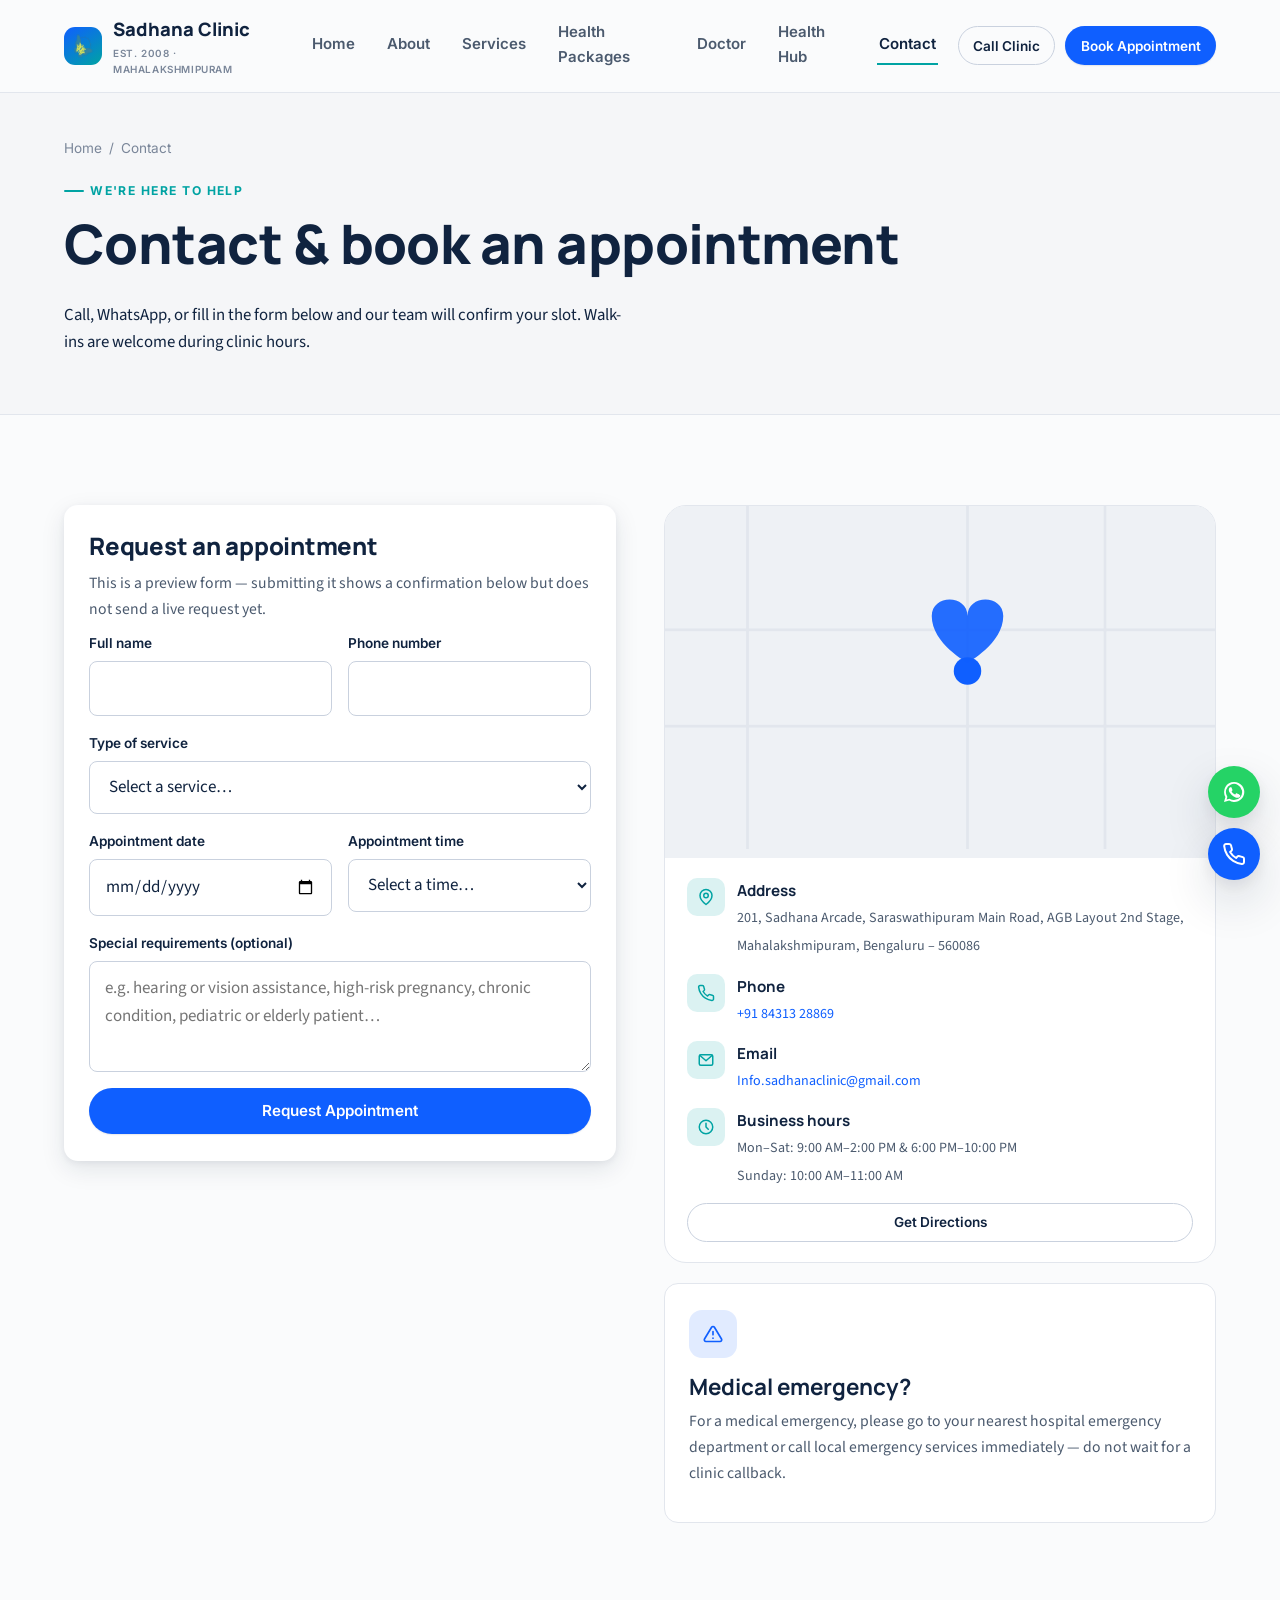
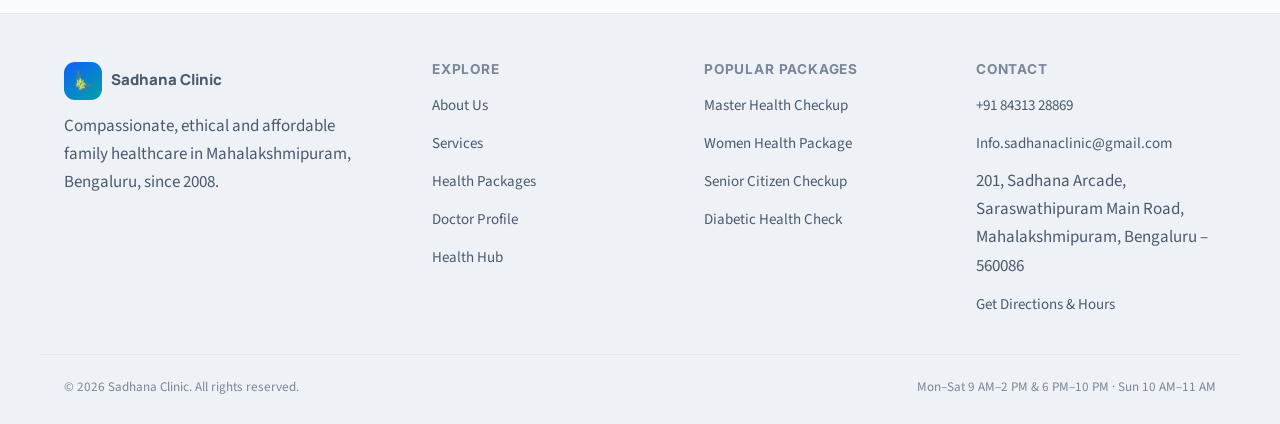
<file: contact.html>
<!doctype html>
<html lang="en">
<head>
<meta charset="utf-8">
<meta name="viewport" content="width=device-width, initial-scale=1">
<link rel="icon" href="assets/img/logo-mark.webp" type="image/webp">
<link rel="apple-touch-icon" href="assets/img/logo-mark.webp">
<title>Contact &amp; Appointments — Sadhana Clinic</title>
<meta name="description" content="Book an appointment, call, or WhatsApp Sadhana Clinic in Mahalakshmipuram, Bengaluru. Address, phone, email and business hours.">
<link rel="stylesheet" href="assets/style.css">
</head>
<body>
<a class="skip-link" href="#main">Skip to content</a>

<header class="site">
  <div class="wrap nav-row">
    <a class="brand" href="index.html"><span class="mark" aria-hidden="true"><img src="assets/img/logo-mark.webp" alt="" width="24" height="24" style="width:24px;height:24px;object-fit:contain;"></span><span>Sadhana Clinic<small>Est. 2008 · Mahalakshmipuram</small></span></a>
    <button class="nav-toggle" aria-label="Toggle menu" aria-expanded="false"><svg width="20" height="20" viewBox="0 0 24 24" fill="none" stroke="currentColor" stroke-width="2" stroke-linecap="round"><path d="M4 6h16M4 12h16M4 18h16"/></svg></button>
    <nav class="primary" aria-label="Primary">
      <a href="index.html">Home</a>
      <a href="about.html">About</a>
      <a href="services.html">Services</a>
      <a href="packages.html">Health Packages</a>
      <a href="doctor.html">Doctor</a>
      <a href="health-hub.html">Health Hub</a>
      <a href="contact.html" aria-current="page">Contact</a>
    </nav>
    <div class="nav-cta">
      <a class="btn ghost sm" href="tel:+918431328869">Call Clinic</a>
      <a class="btn primary sm" href="#appointment">Book Appointment</a>
    </div>
  </div>
</header>

<div class="floating-stack">
  <a class="fab whatsapp" href="https://wa.me/918431328869" aria-label="Chat on WhatsApp" target="_blank" rel="noopener"><svg viewBox="0 0 24 24" fill="currentColor" aria-hidden="true"><path d="M12 2a10 10 0 0 0-8.6 15L2 22l5.2-1.4A10 10 0 1 0 12 2Zm0 18.1a8.1 8.1 0 0 1-4.1-1.1l-.3-.2-3 .8.8-2.9-.2-.3A8.1 8.1 0 1 1 12 20.1Zm4.5-6.1c-.2-.1-1.5-.7-1.7-.8-.2-.1-.4-.1-.6.1-.2.2-.7.8-.8 1-.2.2-.3.2-.5.1-.2-.1-1-.4-1.9-1.2-.7-.6-1.2-1.4-1.3-1.6-.1-.2 0-.4.1-.5.1-.1.2-.3.4-.4.1-.2.2-.3.2-.5.1-.2 0-.4 0-.5s-.6-1.5-.8-2c-.2-.5-.4-.4-.6-.4h-.5c-.2 0-.5.1-.7.3-.2.2-1 1-1 2.3 0 1.4 1 2.7 1.1 2.9.1.2 2 3 4.8 4.3.7.3 1.2.5 1.6.6.7.2 1.3.2 1.8.1.6-.1 1.7-.7 1.9-1.3.2-.7.2-1.2.2-1.3-.1-.2-.3-.2-.5-.3Z"/></svg></a>
  <a class="fab call" href="tel:+918431328869" aria-label="Call Sadhana Clinic"><svg viewBox="0 0 24 24" fill="none" stroke="currentColor" stroke-width="2" stroke-linecap="round" stroke-linejoin="round" aria-hidden="true"><path d="M22 16.9v3a2 2 0 0 1-2.2 2 19.8 19.8 0 0 1-8.6-3 19.5 19.5 0 0 1-6-6 19.8 19.8 0 0 1-3-8.7A2 2 0 0 1 4.1 2h3a2 2 0 0 1 2 1.7c.1 1 .4 2 .8 2.9a2 2 0 0 1-.4 2.1L8.1 10a16 16 0 0 0 6 6l1.3-1.4a2 2 0 0 1 2.1-.4c.9.4 1.9.7 2.9.8a2 2 0 0 1 1.7 2Z"/></svg></a>
</div>
<div class="mobile-book-bar"><a class="btn primary" href="#appointment">Book an Appointment</a></div>

<main id="main">

<section class="page-hero">
  <div class="wrap">
    <div class="breadcrumb"><a href="index.html">Home</a><span>/</span><span>Contact</span></div>
    <span class="eyebrow">We're here to help</span>
    <h1>Contact &amp; book an appointment</h1>
    <p style="font-size:1.05rem;max-width:70ch">Call, WhatsApp, or fill in the form below and our team will confirm your slot. Walk-ins are welcome during clinic hours.</p>
  </div>
</section>

<section id="appointment">
  <div class="wrap contact-grid">
    <div class="card raised">
      <h2 style="font-size:1.5rem">Request an appointment</h2>
      <p class="muted">This is a preview form — submitting it shows a confirmation below but does not send a live request yet.</p>
      <form data-demo-form>
        <div class="form-row">
          <div class="form-field">
            <label for="fname">Full name</label>
            <input id="fname" name="fname" type="text" required autocomplete="name">
          </div>
          <div class="form-field">
            <label for="fphone">Phone number</label>
            <input id="fphone" name="fphone" type="tel" required autocomplete="tel" inputmode="tel">
          </div>
        </div>
        <div class="form-field">
          <label for="fservice">Type of service</label>
          <select id="fservice" name="fservice" required>
            <option value="">Select a service…</option>
            <option>Consultation</option>
            <option>Follow-up consultation</option>
            <option>Review of reports</option>
            <option>Diet counselling</option>
            <option>Weight management</option>
            <option>Pregnancy check-up</option>
            <option>Post-partum check-up</option>
            <option>Injections</option>
            <option>Lab investigations</option>
            <option>Vaccination</option>
            <option>Medical certificate</option>
          </select>
        </div>
        <div class="form-row">
          <div class="form-field">
            <label for="fdate">Appointment date</label>
            <input id="fdate" name="fdate" type="date" required>
          </div>
          <div class="form-field">
            <label for="ftime">Appointment time</label>
            <select id="ftime" name="ftime" required>
              <option value="">Select a time…</option>
              <option>9:00 AM</option><option>9:30 AM</option><option>10:00 AM</option><option>10:30 AM</option>
              <option>11:00 AM</option><option>11:30 AM</option><option>1:00 PM</option><option>1:30 PM</option>
              <option>6:00 PM</option><option>6:30 PM</option><option>7:00 PM</option><option>7:30 PM</option>
              <option>8:00 PM</option><option>8:30 PM</option><option>9:00 PM</option><option>9:30 PM</option><option>10:00 PM</option>
            </select>
          </div>
        </div>
        <div class="form-field">
          <label for="fnotes">Special requirements (optional)</label>
          <textarea id="fnotes" name="fnotes" rows="3" placeholder="e.g. hearing or vision assistance, high-risk pregnancy, chronic condition, pediatric or elderly patient…"></textarea>
        </div>
        <button class="btn primary" type="submit" style="width:100%">Request Appointment</button>
        <p data-form-success hidden role="status" class="badge-check" style="margin-top:14px">
          <svg viewBox="0 0 24 24" fill="none" stroke="currentColor" stroke-width="2" stroke-linecap="round" stroke-linejoin="round" width="18" height="18"><path d="M20 6 9 17l-5-5"/></svg>
          Thanks — we'll confirm your appointment by phone or WhatsApp shortly. For anything urgent, please call the clinic directly.
        </p>
      </form>
    </div>

    <div>
      <div class="map-card">
        <div class="map-visual" role="img" aria-label="Stylised map showing the Sadhana Clinic location in Mahalakshmipuram, Bengaluru">
          <svg viewBox="0 0 400 250" xmlns="http://www.w3.org/2000/svg" aria-hidden="true">
            <rect width="400" height="250" fill="var(--surface-sunken)"/>
            <path d="M0 90h400M0 160h400M60 0v250M220 0v250M320 0v250" stroke="var(--border)" stroke-width="2"/>
            <circle cx="220" cy="120" r="10" fill="var(--brand-blue)"/>
            <path d="M220 120c0-16 26-16 26 0 0 20-26 34-26 34s-26-14-26-34c0-16 26-16 26 0Z" fill="var(--brand-blue)" opacity=".9" transform="translate(0,-40)"/>
          </svg>
        </div>
        <div class="map-details">
          <div class="info-row">
            <span class="ic" aria-hidden="true"><svg width="18" height="18" viewBox="0 0 24 24" fill="none" stroke="currentColor" stroke-width="2" stroke-linecap="round" stroke-linejoin="round"><path d="M20 10c0 6-8 12-8 12s-8-6-8-12a8 8 0 0 1 16 0Z"/><circle cx="12" cy="10" r="3"/></svg></span>
            <div><strong>Address</strong><span>201, Sadhana Arcade, Saraswathipuram Main Road, AGB Layout 2nd Stage, Mahalakshmipuram, Bengaluru – 560086</span></div>
          </div>
          <div class="info-row">
            <span class="ic" aria-hidden="true"><svg width="18" height="18" viewBox="0 0 24 24" fill="none" stroke="currentColor" stroke-width="2" stroke-linecap="round" stroke-linejoin="round"><path d="M22 16.9v3a2 2 0 0 1-2.2 2 19.8 19.8 0 0 1-8.6-3 19.5 19.5 0 0 1-6-6 19.8 19.8 0 0 1-3-8.7A2 2 0 0 1 4.1 2h3a2 2 0 0 1 2 1.7c.1 1 .4 2 .8 2.9a2 2 0 0 1-.4 2.1L8.1 10a16 16 0 0 0 6 6l1.3-1.4a2 2 0 0 1 2.1-.4c.9.4 1.9.7 2.9.8a2 2 0 0 1 1.7 2Z"/></svg></span>
            <div><strong>Phone</strong><span><a href="tel:+918431328869">+91 84313 28869</a></span></div>
          </div>
          <div class="info-row">
            <span class="ic" aria-hidden="true"><svg width="18" height="18" viewBox="0 0 24 24" fill="none" stroke="currentColor" stroke-width="2" stroke-linecap="round" stroke-linejoin="round"><rect x="3" y="5" width="18" height="14" rx="2"/><path d="m4 6 8 7 8-7"/></svg></span>
            <div><strong>Email</strong><span><a href="mailto:Info.sadhanaclinic@gmail.com">Info.sadhanaclinic@gmail.com</a></span></div>
          </div>
          <div class="info-row">
            <span class="ic" aria-hidden="true"><svg width="18" height="18" viewBox="0 0 24 24" fill="none" stroke="currentColor" stroke-width="2" stroke-linecap="round" stroke-linejoin="round"><circle cx="12" cy="12" r="9"/><path d="M12 7v5l3 3"/></svg></span>
            <div><strong>Business hours</strong><span>Mon–Sat: 9:00 AM–2:00 PM &amp; 6:00 PM–10:00 PM<br>Sunday: 10:00 AM–11:00 AM</span></div>
          </div>
          <a class="btn ghost sm" href="https://www.google.com/maps/search/?api=1&query=Sadhana+Arcade+Saraswathipuram+Main+Road+Mahalakshmipuram+Bengaluru+560086" target="_blank" rel="noopener">Get Directions</a>
        </div>
      </div>

      <div class="card" style="margin-top:20px">
        <span class="ic" aria-hidden="true"><svg width="20" height="20" viewBox="0 0 24 24" fill="none" stroke="currentColor" stroke-width="2" stroke-linecap="round" stroke-linejoin="round"><path d="M12 9v4M12 17h.01M10.3 3.9 1.8 18a2 2 0 0 0 1.7 3h17a2 2 0 0 0 1.7-3L13.7 3.9a2 2 0 0 0-3.4 0Z"/></svg></span>
        <h3>Medical emergency?</h3>
        <p class="muted">For a medical emergency, please go to your nearest hospital emergency department or call local emergency services immediately — do not wait for a clinic callback.</p>
      </div>
    </div>
  </div>
</section>

</main>

<footer class="site">
  <div class="wrap foot-grid">
    <div>
      <a class="brand" href="index.html" style="margin-bottom:12px;"><span class="mark" aria-hidden="true"><img src="assets/img/logo-mark.webp" alt="" width="24" height="24" style="width:24px;height:24px;object-fit:contain;"></span><span>Sadhana Clinic</span></a>
      <p class="muted" style="max-width:38ch">Compassionate, ethical and affordable family healthcare in Mahalakshmipuram, Bengaluru, since 2008.</p>
    </div>
    <div><h4>Explore</h4><ul><li><a href="about.html">About Us</a></li><li><a href="services.html">Services</a></li><li><a href="packages.html">Health Packages</a></li><li><a href="doctor.html">Doctor Profile</a></li><li><a href="health-hub.html">Health Hub</a></li></ul></div>
    <div><h4>Popular packages</h4><ul><li><a href="packages.html#master-health-checkup">Master Health Checkup</a></li><li><a href="packages.html#women-health-package">Women Health Package</a></li><li><a href="packages.html#senior-citizen-health-checkup">Senior Citizen Checkup</a></li><li><a href="packages.html#diabetic-health-check-up">Diabetic Health Check</a></li></ul></div>
    <div><h4>Contact</h4><ul><li><a href="tel:+918431328869">+91 84313 28869</a></li><li><a href="mailto:Info.sadhanaclinic@gmail.com">Info.sadhanaclinic@gmail.com</a></li><li><span class="muted">201, Sadhana Arcade, Saraswathipuram Main Road, Mahalakshmipuram, Bengaluru – 560086</span></li><li><a href="contact.html">Get Directions &amp; Hours</a></li></ul></div>
  </div>
  <div class="wrap foot-bottom"><span>© <span data-year>2026</span> Sadhana Clinic. All rights reserved.</span><span>Mon–Sat 9 AM–2 PM &amp; 6 PM–10 PM · Sun 10 AM–11 AM</span></div>
</footer>

<script src="assets/script.js"></script>
</body>
</html>
</file>
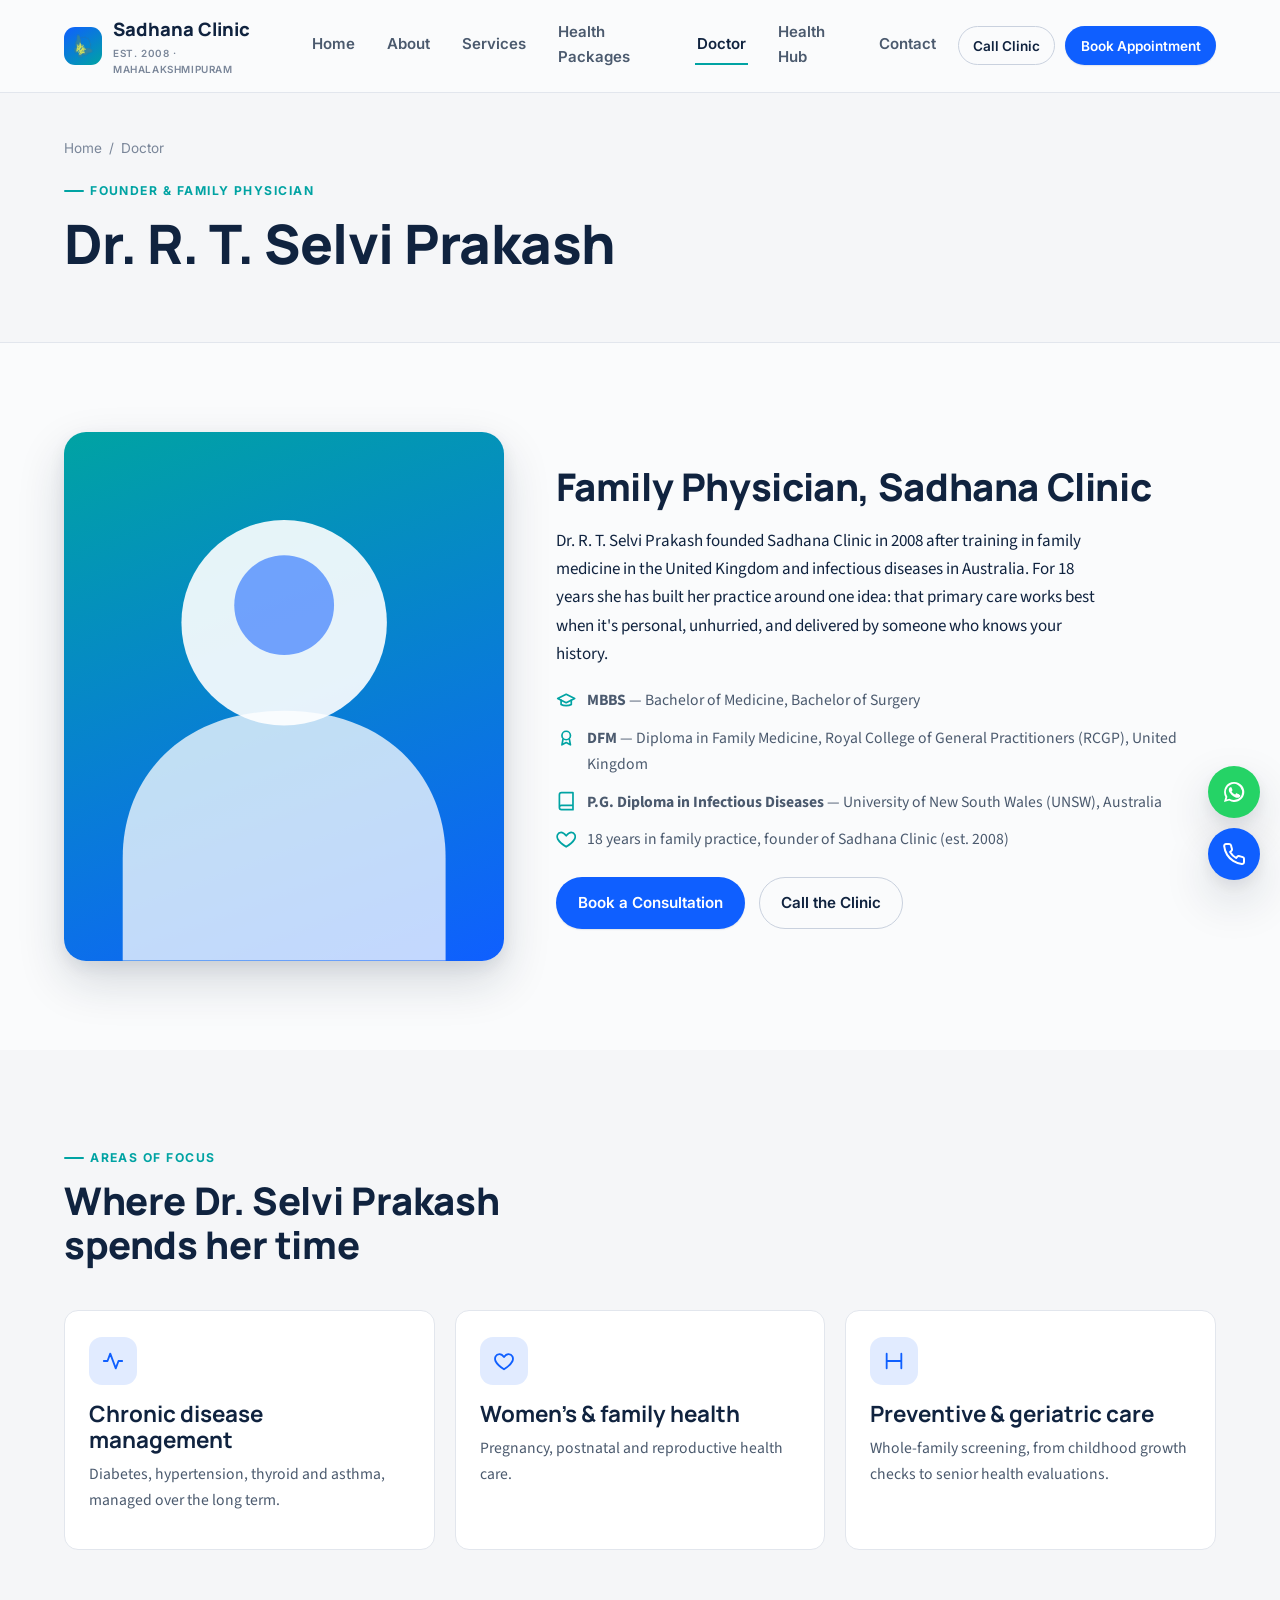
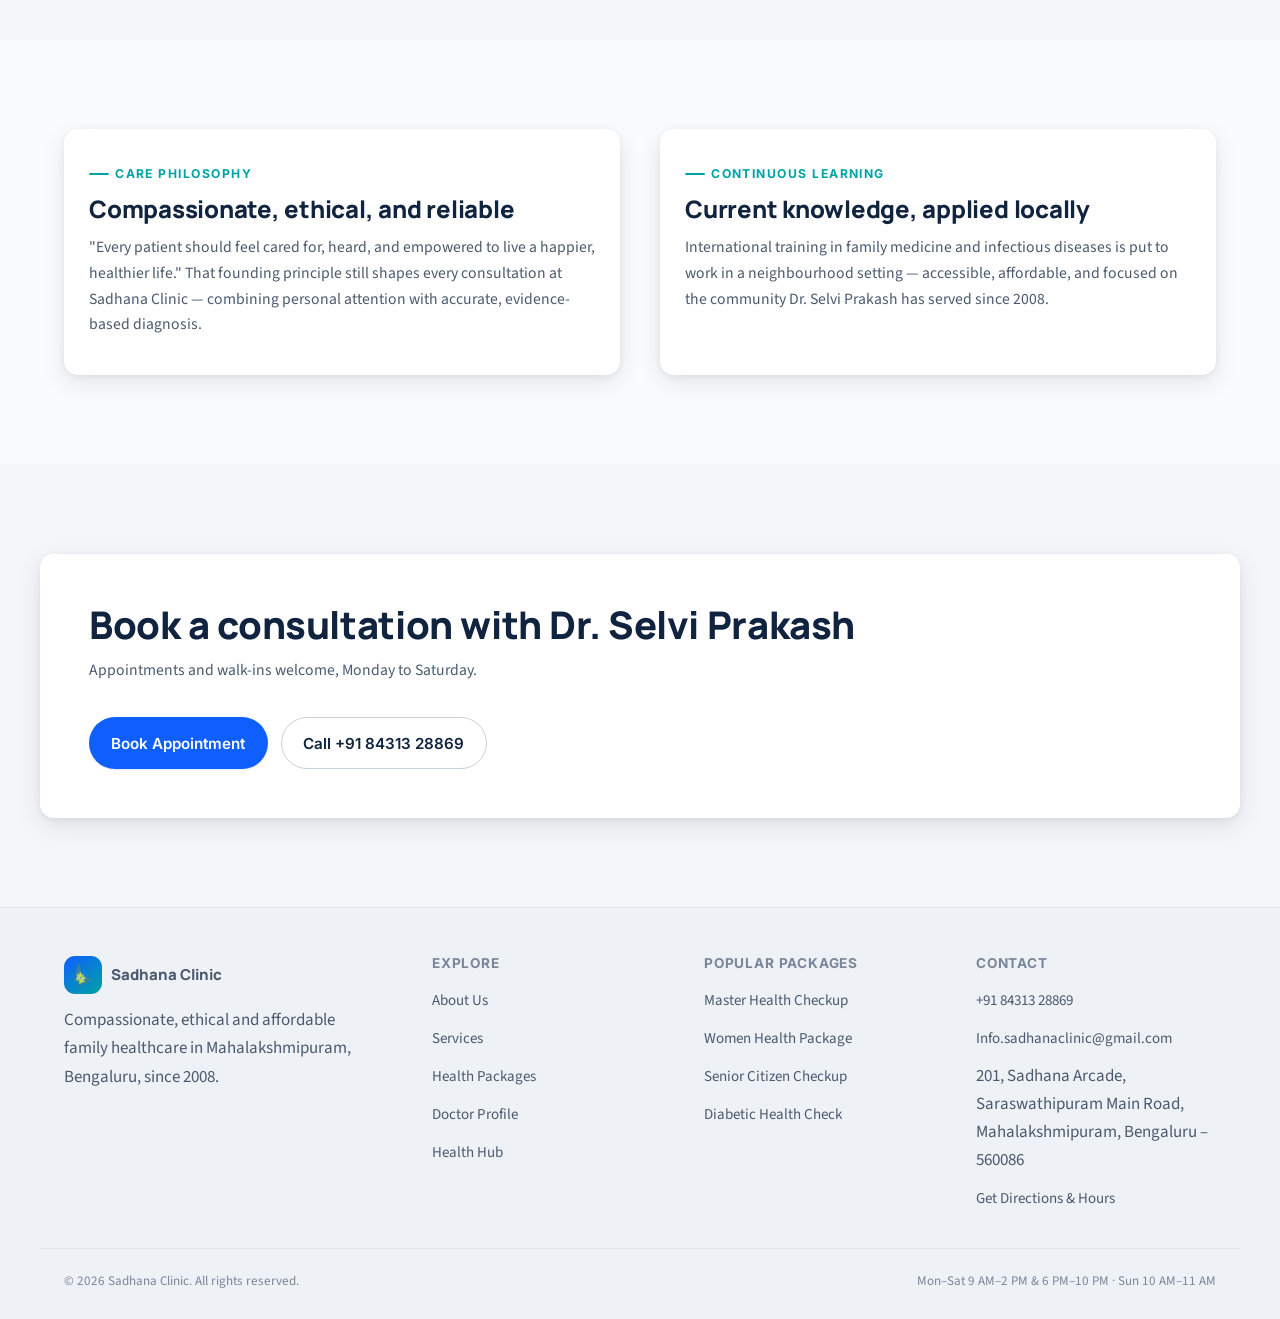
<file: doctor.html>
<!doctype html>
<html lang="en">
<head>
<meta charset="utf-8">
<meta name="viewport" content="width=device-width, initial-scale=1">
<link rel="icon" href="assets/img/logo-mark.webp" type="image/webp">
<link rel="apple-touch-icon" href="assets/img/logo-mark.webp">
<title>Dr. R. T. Selvi Prakash — Sadhana Clinic</title>
<meta name="description" content="Meet Dr. R. T. Selvi Prakash, founder and family physician at Sadhana Clinic — MBBS, DFM (RCGP, UK), P.G. Diploma in Infectious Diseases (UNSW, Australia).">
<link rel="stylesheet" href="assets/style.css">
</head>
<body>
<a class="skip-link" href="#main">Skip to content</a>

<header class="site">
  <div class="wrap nav-row">
    <a class="brand" href="index.html"><span class="mark" aria-hidden="true"><img src="assets/img/logo-mark.webp" alt="" width="24" height="24" style="width:24px;height:24px;object-fit:contain;"></span><span>Sadhana Clinic<small>Est. 2008 · Mahalakshmipuram</small></span></a>
    <button class="nav-toggle" aria-label="Toggle menu" aria-expanded="false"><svg width="20" height="20" viewBox="0 0 24 24" fill="none" stroke="currentColor" stroke-width="2" stroke-linecap="round"><path d="M4 6h16M4 12h16M4 18h16"/></svg></button>
    <nav class="primary" aria-label="Primary">
      <a href="index.html">Home</a>
      <a href="about.html">About</a>
      <a href="services.html">Services</a>
      <a href="packages.html">Health Packages</a>
      <a href="doctor.html" aria-current="page">Doctor</a>
      <a href="health-hub.html">Health Hub</a>
      <a href="contact.html">Contact</a>
    </nav>
    <div class="nav-cta">
      <a class="btn ghost sm" href="tel:+918431328869">Call Clinic</a>
      <a class="btn primary sm" href="contact.html#appointment">Book Appointment</a>
    </div>
  </div>
</header>

<div class="floating-stack">
  <a class="fab whatsapp" href="https://wa.me/918431328869" aria-label="Chat on WhatsApp" target="_blank" rel="noopener"><svg viewBox="0 0 24 24" fill="currentColor" aria-hidden="true"><path d="M12 2a10 10 0 0 0-8.6 15L2 22l5.2-1.4A10 10 0 1 0 12 2Zm0 18.1a8.1 8.1 0 0 1-4.1-1.1l-.3-.2-3 .8.8-2.9-.2-.3A8.1 8.1 0 1 1 12 20.1Zm4.5-6.1c-.2-.1-1.5-.7-1.7-.8-.2-.1-.4-.1-.6.1-.2.2-.7.8-.8 1-.2.2-.3.2-.5.1-.2-.1-1-.4-1.9-1.2-.7-.6-1.2-1.4-1.3-1.6-.1-.2 0-.4.1-.5.1-.1.2-.3.4-.4.1-.2.2-.3.2-.5.1-.2 0-.4 0-.5s-.6-1.5-.8-2c-.2-.5-.4-.4-.6-.4h-.5c-.2 0-.5.1-.7.3-.2.2-1 1-1 2.3 0 1.4 1 2.7 1.1 2.9.1.2 2 3 4.8 4.3.7.3 1.2.5 1.6.6.7.2 1.3.2 1.8.1.6-.1 1.7-.7 1.9-1.3.2-.7.2-1.2.2-1.3-.1-.2-.3-.2-.5-.3Z"/></svg></a>
  <a class="fab call" href="tel:+918431328869" aria-label="Call Sadhana Clinic"><svg viewBox="0 0 24 24" fill="none" stroke="currentColor" stroke-width="2" stroke-linecap="round" stroke-linejoin="round" aria-hidden="true"><path d="M22 16.9v3a2 2 0 0 1-2.2 2 19.8 19.8 0 0 1-8.6-3 19.5 19.5 0 0 1-6-6 19.8 19.8 0 0 1-3-8.7A2 2 0 0 1 4.1 2h3a2 2 0 0 1 2 1.7c.1 1 .4 2 .8 2.9a2 2 0 0 1-.4 2.1L8.1 10a16 16 0 0 0 6 6l1.3-1.4a2 2 0 0 1 2.1-.4c.9.4 1.9.7 2.9.8a2 2 0 0 1 1.7 2Z"/></svg></a>
</div>
<div class="mobile-book-bar"><a class="btn primary" href="contact.html#appointment">Book an Appointment</a></div>

<main id="main">

<section class="page-hero">
  <div class="wrap">
    <div class="breadcrumb"><a href="index.html">Home</a><span>/</span><span>Doctor</span></div>
    <span class="eyebrow">Founder &amp; family physician</span>
    <h1>Dr. R. T. Selvi Prakash</h1>
  </div>
</section>

<section>
  <div class="wrap doctor-grid">
    <div class="doctor-photo" role="img" aria-label="Illustrated portrait representing Dr. R. T. Selvi Prakash">
      <svg viewBox="0 0 300 360" xmlns="http://www.w3.org/2000/svg" aria-hidden="true">
        <circle cx="150" cy="130" r="70" fill="#ffffff" opacity=".9"/>
        <path d="M150 190c-70 0-110 45-110 100v70h220v-70c0-55-40-100-110-100Z" fill="#ffffff" opacity=".75"/>
        <circle cx="150" cy="118" r="34" fill="#0F5FFF" opacity=".55"/>
      </svg>
    </div>
    <div>
      <h2>Family Physician, Sadhana Clinic</h2>
      <p>Dr. R. T. Selvi Prakash founded Sadhana Clinic in 2008 after training in family medicine in the United Kingdom and infectious diseases in Australia. For 18 years she has built her practice around one idea: that primary care works best when it's personal, unhurried, and delivered by someone who knows your history.</p>
      <ul class="credential-list">
        <li><svg viewBox="0 0 24 24" fill="none" stroke="currentColor" stroke-width="2" stroke-linecap="round" stroke-linejoin="round"><path d="M22 10 12 5 2 10l10 5 10-5Z"/><path d="M6 12v5c3 2 9 2 12 0v-5"/></svg><span><strong>MBBS</strong> — Bachelor of Medicine, Bachelor of Surgery</span></li>
        <li><svg viewBox="0 0 24 24" fill="none" stroke="currentColor" stroke-width="2" stroke-linecap="round" stroke-linejoin="round"><path d="M12 15a5 5 0 1 0 0-10 5 5 0 0 0 0 10Z"/><path d="M8.2 14.5 7 21l5-2.7L17 21l-1.2-6.5"/></svg><span><strong>DFM</strong> — Diploma in Family Medicine, Royal College of General Practitioners (RCGP), United Kingdom</span></li>
        <li><svg viewBox="0 0 24 24" fill="none" stroke="currentColor" stroke-width="2" stroke-linecap="round" stroke-linejoin="round"><path d="M4 19.5V4.5A2.5 2.5 0 0 1 6.5 2H20v20H6.5a2.5 2.5 0 0 1 0-5H20"/></svg><span><strong>P.G. Diploma in Infectious Diseases</strong> — University of New South Wales (UNSW), Australia</span></li>
        <li><svg viewBox="0 0 24 24" fill="none" stroke="currentColor" stroke-width="2" stroke-linecap="round" stroke-linejoin="round"><path d="M12 21s-7.5-4.6-10-9.2C.4 8.1 2 4 6 4c2.3 0 3.7 1.2 6 4 2.3-2.8 3.7-4 6-4 4 0 5.6 4.1 4 7.8-2.5 4.6-10 9.2-10 9.2Z"/></svg><span>18 years in family practice, founder of Sadhana Clinic (est. 2008)</span></li>
      </ul>
      <div class="hero-ctas" style="margin-top:1.4em">
        <a class="btn primary" href="contact.html#appointment">Book a Consultation</a>
        <a class="btn ghost" href="tel:+918431328869">Call the Clinic</a>
      </div>
    </div>
  </div>
</section>

<section class="band-alt">
  <div class="wrap">
    <div class="section-head">
      <span class="eyebrow">Areas of focus</span>
      <h2>Where Dr. Selvi Prakash spends her time</h2>
    </div>
    <div class="grid cols-3">
      <div class="card"><span class="ic" aria-hidden="true"><svg width="22" height="22" viewBox="0 0 24 24" fill="none" stroke="currentColor" stroke-width="2" stroke-linecap="round" stroke-linejoin="round"><path d="M22 12h-4l-3 8-6-16-3 8H2"/></svg></span><h3>Chronic disease management</h3><p class="muted">Diabetes, hypertension, thyroid and asthma, managed over the long term.</p></div>
      <div class="card"><span class="ic" aria-hidden="true"><svg width="22" height="22" viewBox="0 0 24 24" fill="none" stroke="currentColor" stroke-width="2" stroke-linecap="round" stroke-linejoin="round"><path d="M12 21s-7-4.4-9.3-9C1.4 8.4 3 4.5 7 4.5c2 0 3.6 1.1 5 3.2 1.4-2.1 3-3.2 5-3.2 4 0 5.6 3.9 4.3 7.5C19 16.6 12 21 12 21Z"/></svg></span><h3>Women's &amp; family health</h3><p class="muted">Pregnancy, postnatal and reproductive health care.</p></div>
      <div class="card"><span class="ic" aria-hidden="true"><svg width="22" height="22" viewBox="0 0 24 24" fill="none" stroke="currentColor" stroke-width="2" stroke-linecap="round" stroke-linejoin="round"><path d="M4 4v16M4 12h16M20 4v16"/></svg></span><h3>Preventive &amp; geriatric care</h3><p class="muted">Whole-family screening, from childhood growth checks to senior health evaluations.</p></div>
    </div>
  </div>
</section>

<section>
  <div class="wrap two-col">
    <div class="card raised">
      <span class="eyebrow">Care philosophy</span>
      <h2 style="font-size:1.5rem">Compassionate, ethical, and reliable</h2>
      <p class="muted">"Every patient should feel cared for, heard, and empowered to live a happier, healthier life." That founding principle still shapes every consultation at Sadhana Clinic — combining personal attention with accurate, evidence-based diagnosis.</p>
    </div>
    <div class="card raised">
      <span class="eyebrow">Continuous learning</span>
      <h2 style="font-size:1.5rem">Current knowledge, applied locally</h2>
      <p class="muted">International training in family medicine and infectious diseases is put to work in a neighbourhood setting — accessible, affordable, and focused on the community Dr. Selvi Prakash has served since 2008.</p>
    </div>
  </div>
</section>

<section class="band-alt" id="contact-cta">
  <div class="wrap card raised" style="padding:clamp(28px,4vw,48px); display:flex; flex-wrap:wrap; gap:24px; align-items:center; justify-content:space-between;">
    <div><h2 style="margin-bottom:.3em">Book a consultation with Dr. Selvi Prakash</h2><p class="muted mt-0">Appointments and walk-ins welcome, Monday to Saturday.</p></div>
    <div class="hero-ctas" style="margin:0">
      <a class="btn primary" href="contact.html#appointment">Book Appointment</a>
      <a class="btn ghost" href="tel:+918431328869">Call +91 84313 28869</a>
    </div>
  </div>
</section>

</main>

<footer class="site">
  <div class="wrap foot-grid">
    <div>
      <a class="brand" href="index.html" style="margin-bottom:12px;"><span class="mark" aria-hidden="true"><img src="assets/img/logo-mark.webp" alt="" width="24" height="24" style="width:24px;height:24px;object-fit:contain;"></span><span>Sadhana Clinic</span></a>
      <p class="muted" style="max-width:38ch">Compassionate, ethical and affordable family healthcare in Mahalakshmipuram, Bengaluru, since 2008.</p>
    </div>
    <div><h4>Explore</h4><ul><li><a href="about.html">About Us</a></li><li><a href="services.html">Services</a></li><li><a href="packages.html">Health Packages</a></li><li><a href="doctor.html">Doctor Profile</a></li><li><a href="health-hub.html">Health Hub</a></li></ul></div>
    <div><h4>Popular packages</h4><ul><li><a href="packages.html#master-health-checkup">Master Health Checkup</a></li><li><a href="packages.html#women-health-package">Women Health Package</a></li><li><a href="packages.html#senior-citizen-health-checkup">Senior Citizen Checkup</a></li><li><a href="packages.html#diabetic-health-check-up">Diabetic Health Check</a></li></ul></div>
    <div><h4>Contact</h4><ul><li><a href="tel:+918431328869">+91 84313 28869</a></li><li><a href="mailto:Info.sadhanaclinic@gmail.com">Info.sadhanaclinic@gmail.com</a></li><li><span class="muted">201, Sadhana Arcade, Saraswathipuram Main Road, Mahalakshmipuram, Bengaluru – 560086</span></li><li><a href="contact.html">Get Directions &amp; Hours</a></li></ul></div>
  </div>
  <div class="wrap foot-bottom"><span>© <span data-year>2026</span> Sadhana Clinic. All rights reserved.</span><span>Mon–Sat 9 AM–2 PM &amp; 6 PM–10 PM · Sun 10 AM–11 AM</span></div>
</footer>

<script src="assets/script.js"></script>
</body>
</html>
</file>
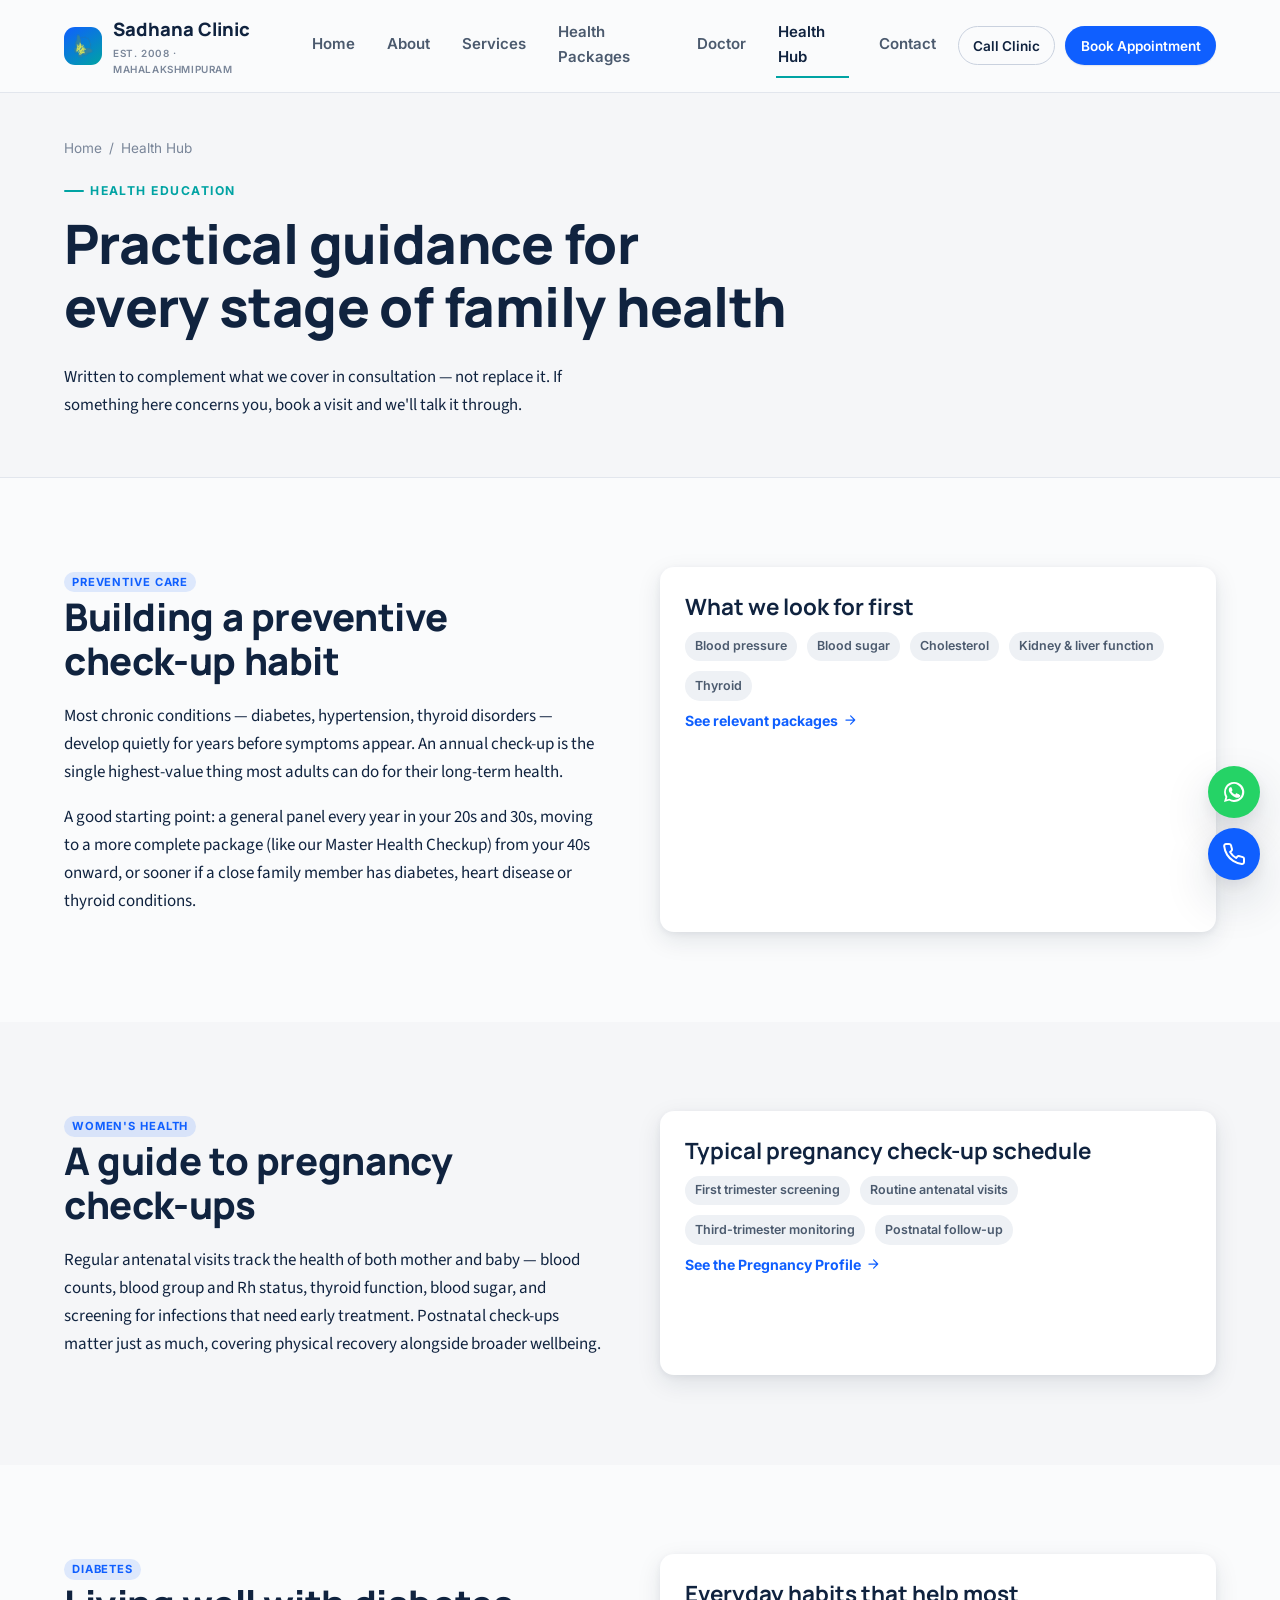
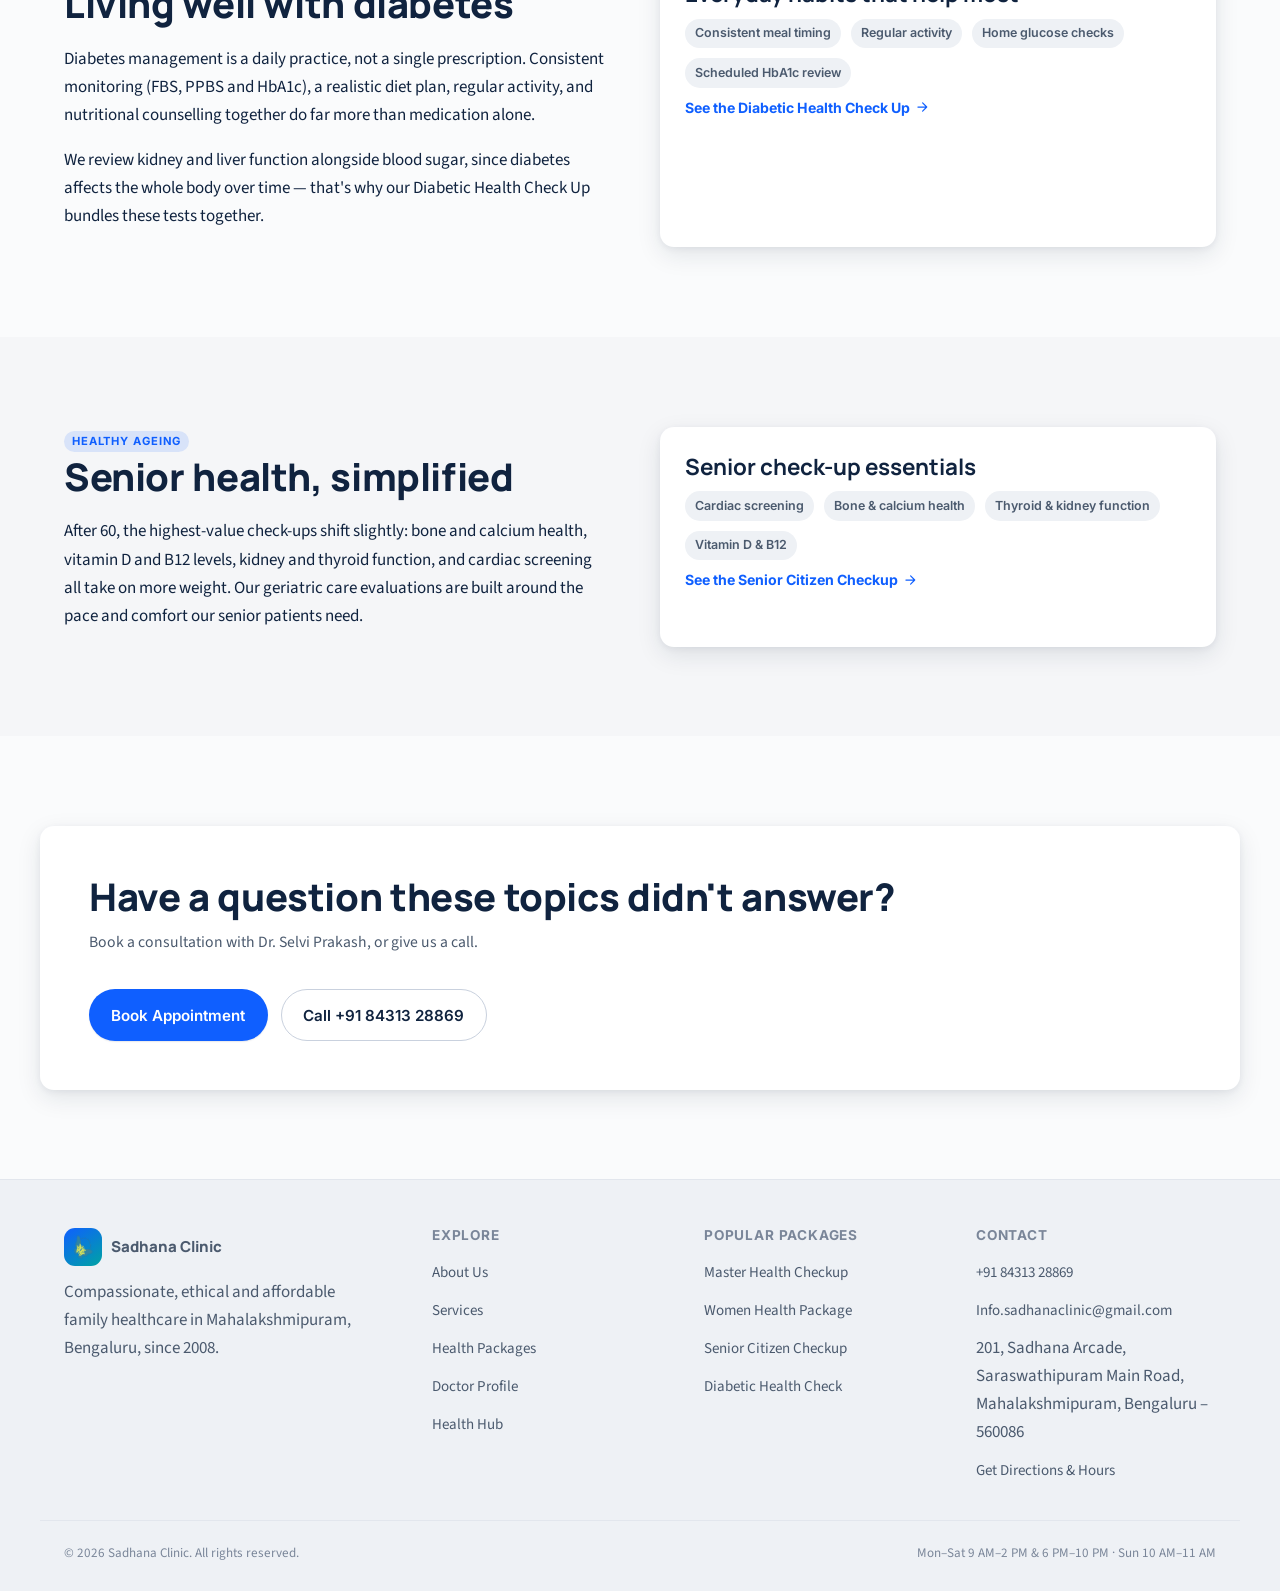
<file: health-hub.html>
<!doctype html>
<html lang="en">
<head>
<meta charset="utf-8">
<meta name="viewport" content="width=device-width, initial-scale=1">
<link rel="icon" href="assets/img/logo-mark.webp" type="image/webp">
<link rel="apple-touch-icon" href="assets/img/logo-mark.webp">
<title>Health Hub — Sadhana Clinic</title>
<meta name="description" content="Preventive care, women's health, diabetes and healthy ageing guidance from Sadhana Clinic, Mahalakshmipuram.">
<link rel="stylesheet" href="assets/style.css">
</head>
<body>
<a class="skip-link" href="#main">Skip to content</a>

<header class="site">
  <div class="wrap nav-row">
    <a class="brand" href="index.html"><span class="mark" aria-hidden="true"><img src="assets/img/logo-mark.webp" alt="" width="24" height="24" style="width:24px;height:24px;object-fit:contain;"></span><span>Sadhana Clinic<small>Est. 2008 · Mahalakshmipuram</small></span></a>
    <button class="nav-toggle" aria-label="Toggle menu" aria-expanded="false"><svg width="20" height="20" viewBox="0 0 24 24" fill="none" stroke="currentColor" stroke-width="2" stroke-linecap="round"><path d="M4 6h16M4 12h16M4 18h16"/></svg></button>
    <nav class="primary" aria-label="Primary">
      <a href="index.html">Home</a>
      <a href="about.html">About</a>
      <a href="services.html">Services</a>
      <a href="packages.html">Health Packages</a>
      <a href="doctor.html">Doctor</a>
      <a href="health-hub.html" aria-current="page">Health Hub</a>
      <a href="contact.html">Contact</a>
    </nav>
    <div class="nav-cta">
      <a class="btn ghost sm" href="tel:+918431328869">Call Clinic</a>
      <a class="btn primary sm" href="contact.html#appointment">Book Appointment</a>
    </div>
  </div>
</header>

<div class="floating-stack">
  <a class="fab whatsapp" href="https://wa.me/918431328869" aria-label="Chat on WhatsApp" target="_blank" rel="noopener"><svg viewBox="0 0 24 24" fill="currentColor" aria-hidden="true"><path d="M12 2a10 10 0 0 0-8.6 15L2 22l5.2-1.4A10 10 0 1 0 12 2Zm0 18.1a8.1 8.1 0 0 1-4.1-1.1l-.3-.2-3 .8.8-2.9-.2-.3A8.1 8.1 0 1 1 12 20.1Zm4.5-6.1c-.2-.1-1.5-.7-1.7-.8-.2-.1-.4-.1-.6.1-.2.2-.7.8-.8 1-.2.2-.3.2-.5.1-.2-.1-1-.4-1.9-1.2-.7-.6-1.2-1.4-1.3-1.6-.1-.2 0-.4.1-.5.1-.1.2-.3.4-.4.1-.2.2-.3.2-.5.1-.2 0-.4 0-.5s-.6-1.5-.8-2c-.2-.5-.4-.4-.6-.4h-.5c-.2 0-.5.1-.7.3-.2.2-1 1-1 2.3 0 1.4 1 2.7 1.1 2.9.1.2 2 3 4.8 4.3.7.3 1.2.5 1.6.6.7.2 1.3.2 1.8.1.6-.1 1.7-.7 1.9-1.3.2-.7.2-1.2.2-1.3-.1-.2-.3-.2-.5-.3Z"/></svg></a>
  <a class="fab call" href="tel:+918431328869" aria-label="Call Sadhana Clinic"><svg viewBox="0 0 24 24" fill="none" stroke="currentColor" stroke-width="2" stroke-linecap="round" stroke-linejoin="round" aria-hidden="true"><path d="M22 16.9v3a2 2 0 0 1-2.2 2 19.8 19.8 0 0 1-8.6-3 19.5 19.5 0 0 1-6-6 19.8 19.8 0 0 1-3-8.7A2 2 0 0 1 4.1 2h3a2 2 0 0 1 2 1.7c.1 1 .4 2 .8 2.9a2 2 0 0 1-.4 2.1L8.1 10a16 16 0 0 0 6 6l1.3-1.4a2 2 0 0 1 2.1-.4c.9.4 1.9.7 2.9.8a2 2 0 0 1 1.7 2Z"/></svg></a>
</div>
<div class="mobile-book-bar"><a class="btn primary" href="contact.html#appointment">Book an Appointment</a></div>

<main id="main">

<section class="page-hero">
  <div class="wrap">
    <div class="breadcrumb"><a href="index.html">Home</a><span>/</span><span>Health Hub</span></div>
    <span class="eyebrow">Health education</span>
    <h1>Practical guidance for every stage of family health</h1>
    <p style="font-size:1.05rem;max-width:70ch">Written to complement what we cover in consultation — not replace it. If something here concerns you, book a visit and we'll talk it through.</p>
  </div>
</section>

<section id="preventive-care">
  <div class="wrap two-col">
    <div>
      <span class="tag" style="font-family:'Inter',sans-serif;font-size:.7rem;font-weight:700;letter-spacing:.08em;text-transform:uppercase;color:var(--accent);background:color-mix(in srgb, var(--accent) 12%, transparent);padding:.3em .7em;border-radius:999px;">Preventive care</span>
      <h2>Building a preventive check-up habit</h2>
      <p>Most chronic conditions — diabetes, hypertension, thyroid disorders — develop quietly for years before symptoms appear. An annual check-up is the single highest-value thing most adults can do for their long-term health.</p>
      <p>A good starting point: a general panel every year in your 20s and 30s, moving to a more complete package (like our Master Health Checkup) from your 40s onward, or sooner if a close family member has diabetes, heart disease or thyroid conditions.</p>
    </div>
    <div class="card raised"><h3>What we look for first</h3><ul class="chips" style="gap:10px"><li>Blood pressure</li><li>Blood sugar</li><li>Cholesterol</li><li>Kidney &amp; liver function</li><li>Thyroid</li></ul><a class="card-link" href="packages.html">See relevant packages<svg viewBox="0 0 24 24" fill="none" stroke="currentColor" stroke-width="2" stroke-linecap="round" stroke-linejoin="round"><path d="M5 12h14M13 5l7 7-7 7"/></svg></a></div>
  </div>
</section>

<section class="band-alt" id="womens-health">
  <div class="wrap two-col">
    <div class="card raised" style="order:2"><h3>Typical pregnancy check-up schedule</h3><ul class="chips" style="gap:10px"><li>First trimester screening</li><li>Routine antenatal visits</li><li>Third-trimester monitoring</li><li>Postnatal follow-up</li></ul><a class="card-link" href="packages.html#pregnancy-profile">See the Pregnancy Profile<svg viewBox="0 0 24 24" fill="none" stroke="currentColor" stroke-width="2" stroke-linecap="round" stroke-linejoin="round"><path d="M5 12h14M13 5l7 7-7 7"/></svg></a></div>
    <div style="order:1">
      <span class="tag" style="font-family:'Inter',sans-serif;font-size:.7rem;font-weight:700;letter-spacing:.08em;text-transform:uppercase;color:var(--accent);background:color-mix(in srgb, var(--accent) 12%, transparent);padding:.3em .7em;border-radius:999px;">Women's health</span>
      <h2>A guide to pregnancy check-ups</h2>
      <p>Regular antenatal visits track the health of both mother and baby — blood counts, blood group and Rh status, thyroid function, blood sugar, and screening for infections that need early treatment. Postnatal check-ups matter just as much, covering physical recovery alongside broader wellbeing.</p>
    </div>
  </div>
</section>

<section id="diabetes-awareness">
  <div class="wrap two-col">
    <div>
      <span class="tag" style="font-family:'Inter',sans-serif;font-size:.7rem;font-weight:700;letter-spacing:.08em;text-transform:uppercase;color:var(--accent);background:color-mix(in srgb, var(--accent) 12%, transparent);padding:.3em .7em;border-radius:999px;">Diabetes</span>
      <h2>Living well with diabetes</h2>
      <p>Diabetes management is a daily practice, not a single prescription. Consistent monitoring (FBS, PPBS and HbA1c), a realistic diet plan, regular activity, and nutritional counselling together do far more than medication alone.</p>
      <p>We review kidney and liver function alongside blood sugar, since diabetes affects the whole body over time — that's why our Diabetic Health Check Up bundles these tests together.</p>
    </div>
    <div class="card raised"><h3>Everyday habits that help most</h3><ul class="chips" style="gap:10px"><li>Consistent meal timing</li><li>Regular activity</li><li>Home glucose checks</li><li>Scheduled HbA1c review</li></ul><a class="card-link" href="packages.html#diabetic-health-check-up">See the Diabetic Health Check Up<svg viewBox="0 0 24 24" fill="none" stroke="currentColor" stroke-width="2" stroke-linecap="round" stroke-linejoin="round"><path d="M5 12h14M13 5l7 7-7 7"/></svg></a></div>
  </div>
</section>

<section class="band-alt" id="healthy-ageing">
  <div class="wrap two-col">
    <div class="card raised" style="order:2"><h3>Senior check-up essentials</h3><ul class="chips" style="gap:10px"><li>Cardiac screening</li><li>Bone &amp; calcium health</li><li>Thyroid &amp; kidney function</li><li>Vitamin D &amp; B12</li></ul><a class="card-link" href="packages.html#senior-citizen-health-checkup">See the Senior Citizen Checkup<svg viewBox="0 0 24 24" fill="none" stroke="currentColor" stroke-width="2" stroke-linecap="round" stroke-linejoin="round"><path d="M5 12h14M13 5l7 7-7 7"/></svg></a></div>
    <div style="order:1">
      <span class="tag" style="font-family:'Inter',sans-serif;font-size:.7rem;font-weight:700;letter-spacing:.08em;text-transform:uppercase;color:var(--accent);background:color-mix(in srgb, var(--accent) 12%, transparent);padding:.3em .7em;border-radius:999px;">Healthy ageing</span>
      <h2>Senior health, simplified</h2>
      <p>After 60, the highest-value check-ups shift slightly: bone and calcium health, vitamin D and B12 levels, kidney and thyroid function, and cardiac screening all take on more weight. Our geriatric care evaluations are built around the pace and comfort our senior patients need.</p>
    </div>
  </div>
</section>

<section id="contact-cta">
  <div class="wrap card raised" style="padding:clamp(28px,4vw,48px); display:flex; flex-wrap:wrap; gap:24px; align-items:center; justify-content:space-between;">
    <div><h2 style="margin-bottom:.3em">Have a question these topics didn't answer?</h2><p class="muted mt-0">Book a consultation with Dr. Selvi Prakash, or give us a call.</p></div>
    <div class="hero-ctas" style="margin:0">
      <a class="btn primary" href="contact.html#appointment">Book Appointment</a>
      <a class="btn ghost" href="tel:+918431328869">Call +91 84313 28869</a>
    </div>
  </div>
</section>

</main>

<footer class="site">
  <div class="wrap foot-grid">
    <div>
      <a class="brand" href="index.html" style="margin-bottom:12px;"><span class="mark" aria-hidden="true"><img src="assets/img/logo-mark.webp" alt="" width="24" height="24" style="width:24px;height:24px;object-fit:contain;"></span><span>Sadhana Clinic</span></a>
      <p class="muted" style="max-width:38ch">Compassionate, ethical and affordable family healthcare in Mahalakshmipuram, Bengaluru, since 2008.</p>
    </div>
    <div><h4>Explore</h4><ul><li><a href="about.html">About Us</a></li><li><a href="services.html">Services</a></li><li><a href="packages.html">Health Packages</a></li><li><a href="doctor.html">Doctor Profile</a></li><li><a href="health-hub.html">Health Hub</a></li></ul></div>
    <div><h4>Popular packages</h4><ul><li><a href="packages.html#master-health-checkup">Master Health Checkup</a></li><li><a href="packages.html#women-health-package">Women Health Package</a></li><li><a href="packages.html#senior-citizen-health-checkup">Senior Citizen Checkup</a></li><li><a href="packages.html#diabetic-health-check-up">Diabetic Health Check</a></li></ul></div>
    <div><h4>Contact</h4><ul><li><a href="tel:+918431328869">+91 84313 28869</a></li><li><a href="mailto:Info.sadhanaclinic@gmail.com">Info.sadhanaclinic@gmail.com</a></li><li><span class="muted">201, Sadhana Arcade, Saraswathipuram Main Road, Mahalakshmipuram, Bengaluru – 560086</span></li><li><a href="contact.html">Get Directions &amp; Hours</a></li></ul></div>
  </div>
  <div class="wrap foot-bottom"><span>© <span data-year>2026</span> Sadhana Clinic. All rights reserved.</span><span>Mon–Sat 9 AM–2 PM &amp; 6 PM–10 PM · Sun 10 AM–11 AM</span></div>
</footer>

<script src="assets/script.js"></script>
</body>
</html>
</file>
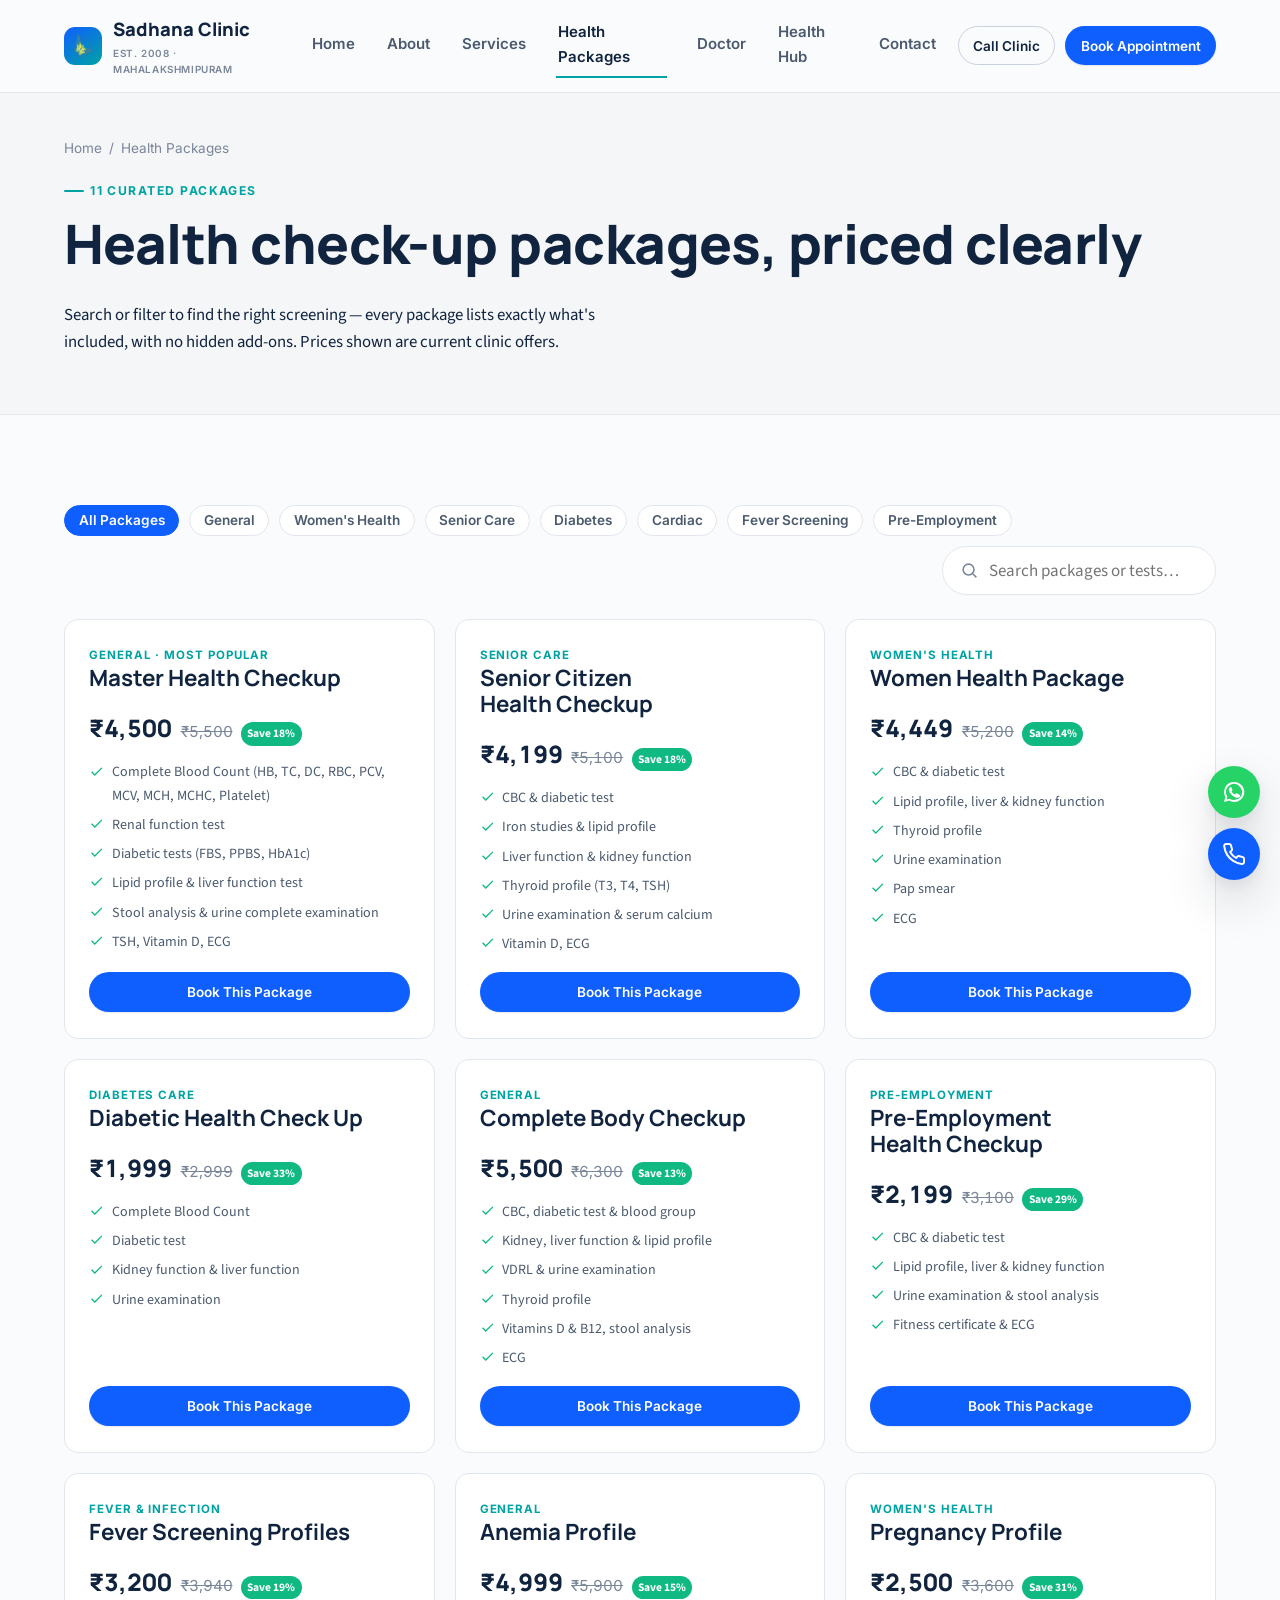
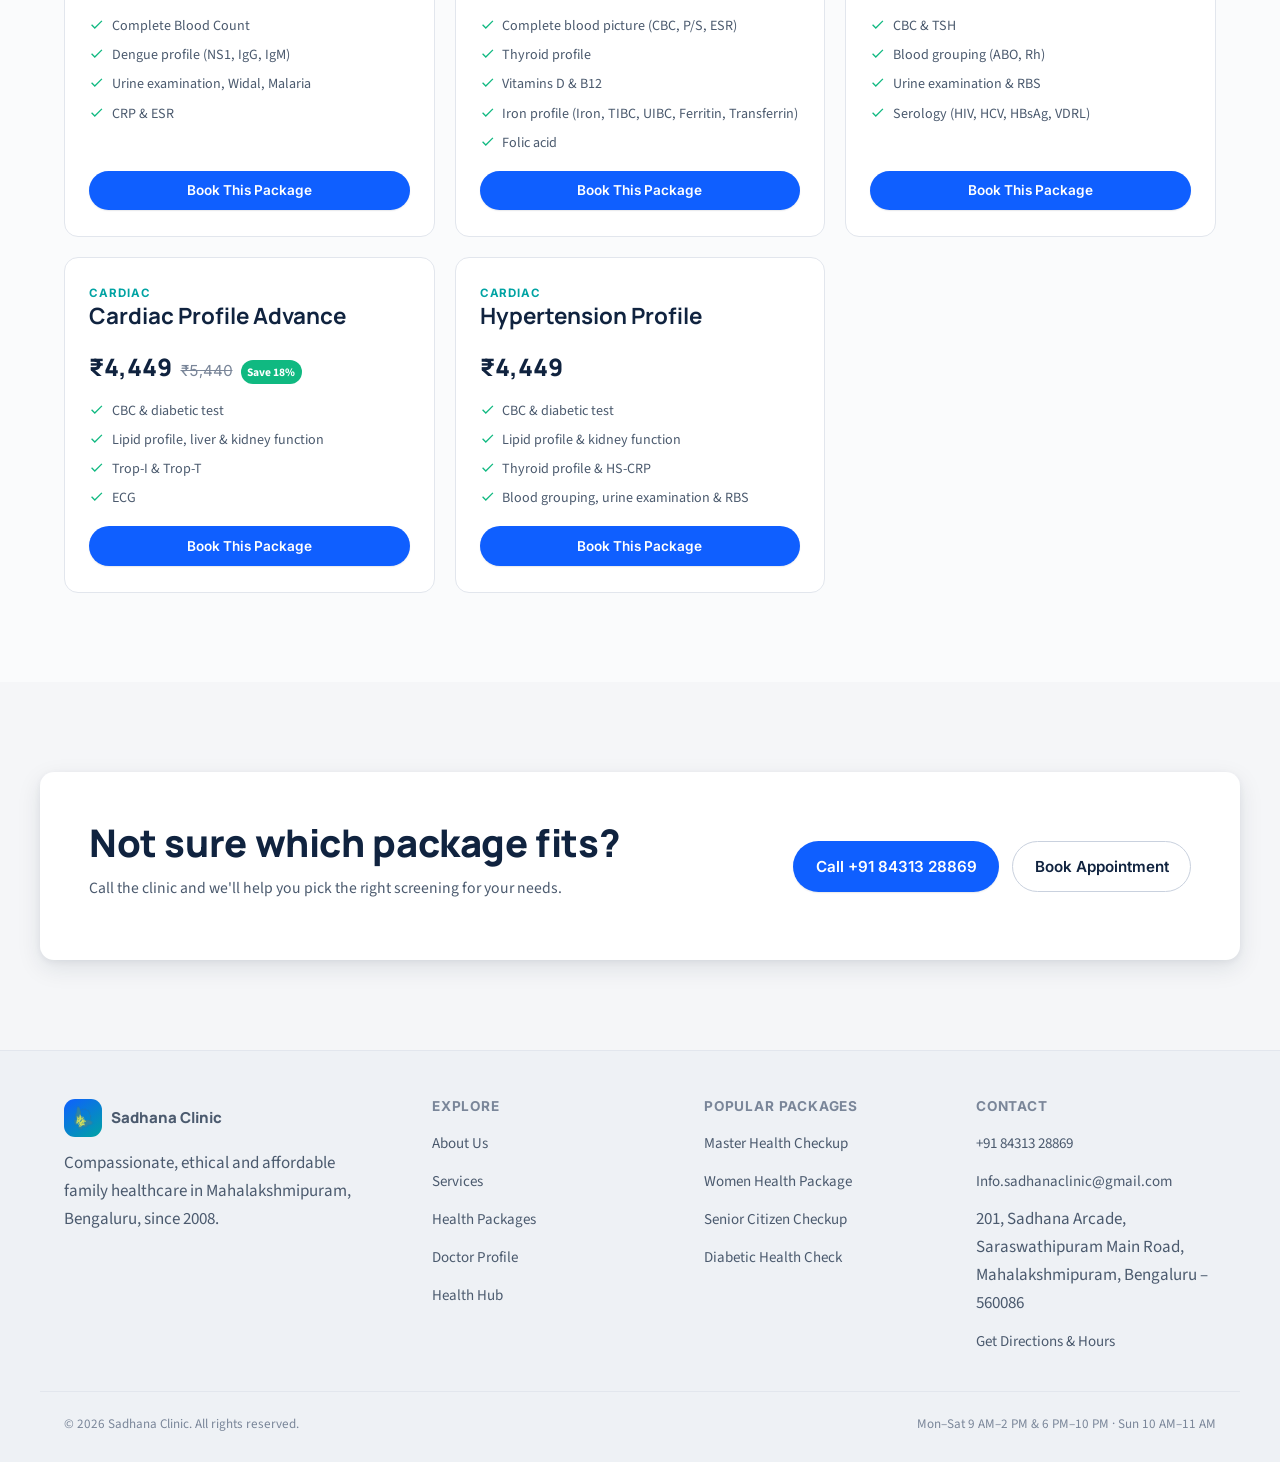
<file: packages.html>
<!doctype html>
<html lang="en">
<head>
<meta charset="utf-8">
<meta name="viewport" content="width=device-width, initial-scale=1">
<link rel="icon" href="assets/img/logo-mark.webp" type="image/webp">
<link rel="apple-touch-icon" href="assets/img/logo-mark.webp">
<title>Health Packages — Sadhana Clinic</title>
<meta name="description" content="All 11 health check-up packages at Sadhana Clinic, Mahalakshmipuram — Master Health Checkup, Senior Citizen, Women's Health, Diabetic, Cardiac, Pregnancy and more, with full test lists and prices.">
<link rel="stylesheet" href="assets/style.css">
</head>
<body>
<a class="skip-link" href="#main">Skip to content</a>

<header class="site">
  <div class="wrap nav-row">
    <a class="brand" href="index.html"><span class="mark" aria-hidden="true"><img src="assets/img/logo-mark.webp" alt="" width="24" height="24" style="width:24px;height:24px;object-fit:contain;"></span><span>Sadhana Clinic<small>Est. 2008 · Mahalakshmipuram</small></span></a>
    <button class="nav-toggle" aria-label="Toggle menu" aria-expanded="false"><svg width="20" height="20" viewBox="0 0 24 24" fill="none" stroke="currentColor" stroke-width="2" stroke-linecap="round"><path d="M4 6h16M4 12h16M4 18h16"/></svg></button>
    <nav class="primary" aria-label="Primary">
      <a href="index.html">Home</a>
      <a href="about.html">About</a>
      <a href="services.html">Services</a>
      <a href="packages.html" aria-current="page">Health Packages</a>
      <a href="doctor.html">Doctor</a>
      <a href="health-hub.html">Health Hub</a>
      <a href="contact.html">Contact</a>
    </nav>
    <div class="nav-cta">
      <a class="btn ghost sm" href="tel:+918431328869">Call Clinic</a>
      <a class="btn primary sm" href="contact.html#appointment">Book Appointment</a>
    </div>
  </div>
</header>

<div class="floating-stack">
  <a class="fab whatsapp" href="https://wa.me/918431328869" aria-label="Chat on WhatsApp" target="_blank" rel="noopener"><svg viewBox="0 0 24 24" fill="currentColor" aria-hidden="true"><path d="M12 2a10 10 0 0 0-8.6 15L2 22l5.2-1.4A10 10 0 1 0 12 2Zm0 18.1a8.1 8.1 0 0 1-4.1-1.1l-.3-.2-3 .8.8-2.9-.2-.3A8.1 8.1 0 1 1 12 20.1Zm4.5-6.1c-.2-.1-1.5-.7-1.7-.8-.2-.1-.4-.1-.6.1-.2.2-.7.8-.8 1-.2.2-.3.2-.5.1-.2-.1-1-.4-1.9-1.2-.7-.6-1.2-1.4-1.3-1.6-.1-.2 0-.4.1-.5.1-.1.2-.3.4-.4.1-.2.2-.3.2-.5.1-.2 0-.4 0-.5s-.6-1.5-.8-2c-.2-.5-.4-.4-.6-.4h-.5c-.2 0-.5.1-.7.3-.2.2-1 1-1 2.3 0 1.4 1 2.7 1.1 2.9.1.2 2 3 4.8 4.3.7.3 1.2.5 1.6.6.7.2 1.3.2 1.8.1.6-.1 1.7-.7 1.9-1.3.2-.7.2-1.2.2-1.3-.1-.2-.3-.2-.5-.3Z"/></svg></a>
  <a class="fab call" href="tel:+918431328869" aria-label="Call Sadhana Clinic"><svg viewBox="0 0 24 24" fill="none" stroke="currentColor" stroke-width="2" stroke-linecap="round" stroke-linejoin="round" aria-hidden="true"><path d="M22 16.9v3a2 2 0 0 1-2.2 2 19.8 19.8 0 0 1-8.6-3 19.5 19.5 0 0 1-6-6 19.8 19.8 0 0 1-3-8.7A2 2 0 0 1 4.1 2h3a2 2 0 0 1 2 1.7c.1 1 .4 2 .8 2.9a2 2 0 0 1-.4 2.1L8.1 10a16 16 0 0 0 6 6l1.3-1.4a2 2 0 0 1 2.1-.4c.9.4 1.9.7 2.9.8a2 2 0 0 1 1.7 2Z"/></svg></a>
</div>
<div class="mobile-book-bar"><a class="btn primary" href="contact.html#appointment">Book an Appointment</a></div>

<main id="main">

<section class="page-hero">
  <div class="wrap">
    <div class="breadcrumb"><a href="index.html">Home</a><span>/</span><span>Health Packages</span></div>
    <span class="eyebrow">11 curated packages</span>
    <h1>Health check-up packages, priced clearly</h1>
    <p style="font-size:1.05rem;max-width:70ch">Search or filter to find the right screening — every package lists exactly what's included, with no hidden add-ons. Prices shown are current clinic offers.</p>
  </div>
</section>

<section>
  <div class="wrap">
    <div class="pkg-toolbar" data-pkg-toolbar>
      <button class="chip-filter" data-cat="all" aria-pressed="true">All Packages</button>
      <button class="chip-filter" data-cat="general" aria-pressed="false">General</button>
      <button class="chip-filter" data-cat="women" aria-pressed="false">Women's Health</button>
      <button class="chip-filter" data-cat="senior" aria-pressed="false">Senior Care</button>
      <button class="chip-filter" data-cat="diabetes" aria-pressed="false">Diabetes</button>
      <button class="chip-filter" data-cat="cardiac" aria-pressed="false">Cardiac</button>
      <button class="chip-filter" data-cat="fever" aria-pressed="false">Fever Screening</button>
      <button class="chip-filter" data-cat="employment" aria-pressed="false">Pre-Employment</button>
      <label class="search-box">
        <svg viewBox="0 0 24 24" fill="none" stroke="currentColor" stroke-width="2"><circle cx="11" cy="11" r="7"/><path d="m21 21-4.3-4.3"/></svg>
        <input type="search" placeholder="Search packages or tests…" aria-label="Search health packages">
      </label>
    </div>

    <div class="grid cols-3">

      <div class="card pkg-card" id="master-health-checkup" data-pkg-card data-cat="general">
        <span class="cat">General · Most popular</span>
        <h3>Master Health Checkup</h3>
        <div class="pkg-price"><span class="now tabular">₹4,500</span><span class="was tabular">₹5,500</span><span class="save">Save 18%</span></div>
        <ul class="tests">
          <li><svg viewBox="0 0 24 24" fill="none" stroke="currentColor" stroke-width="2"><path d="M20 6 9 17l-5-5"/></svg>Complete Blood Count (HB, TC, DC, RBC, PCV, MCV, MCH, MCHC, Platelet)</li>
          <li><svg viewBox="0 0 24 24" fill="none" stroke="currentColor" stroke-width="2"><path d="M20 6 9 17l-5-5"/></svg>Renal function test</li>
          <li><svg viewBox="0 0 24 24" fill="none" stroke="currentColor" stroke-width="2"><path d="M20 6 9 17l-5-5"/></svg>Diabetic tests (FBS, PPBS, HbA1c)</li>
          <li><svg viewBox="0 0 24 24" fill="none" stroke="currentColor" stroke-width="2"><path d="M20 6 9 17l-5-5"/></svg>Lipid profile &amp; liver function test</li>
          <li><svg viewBox="0 0 24 24" fill="none" stroke="currentColor" stroke-width="2"><path d="M20 6 9 17l-5-5"/></svg>Stool analysis &amp; urine complete examination</li>
          <li><svg viewBox="0 0 24 24" fill="none" stroke="currentColor" stroke-width="2"><path d="M20 6 9 17l-5-5"/></svg>TSH, Vitamin D, ECG</li>
        </ul>
        <a class="btn primary sm" href="contact.html#appointment">Book This Package</a>
      </div>

      <div class="card pkg-card" id="senior-citizen-health-checkup" data-pkg-card data-cat="senior">
        <span class="cat">Senior care</span>
        <h3>Senior Citizen Health Checkup</h3>
        <div class="pkg-price"><span class="now tabular">₹4,199</span><span class="was tabular">₹5,100</span><span class="save">Save 18%</span></div>
        <ul class="tests">
          <li><svg viewBox="0 0 24 24" fill="none" stroke="currentColor" stroke-width="2"><path d="M20 6 9 17l-5-5"/></svg>CBC &amp; diabetic test</li>
          <li><svg viewBox="0 0 24 24" fill="none" stroke="currentColor" stroke-width="2"><path d="M20 6 9 17l-5-5"/></svg>Iron studies &amp; lipid profile</li>
          <li><svg viewBox="0 0 24 24" fill="none" stroke="currentColor" stroke-width="2"><path d="M20 6 9 17l-5-5"/></svg>Liver function &amp; kidney function</li>
          <li><svg viewBox="0 0 24 24" fill="none" stroke="currentColor" stroke-width="2"><path d="M20 6 9 17l-5-5"/></svg>Thyroid profile (T3, T4, TSH)</li>
          <li><svg viewBox="0 0 24 24" fill="none" stroke="currentColor" stroke-width="2"><path d="M20 6 9 17l-5-5"/></svg>Urine examination &amp; serum calcium</li>
          <li><svg viewBox="0 0 24 24" fill="none" stroke="currentColor" stroke-width="2"><path d="M20 6 9 17l-5-5"/></svg>Vitamin D, ECG</li>
        </ul>
        <a class="btn primary sm" href="contact.html#appointment">Book This Package</a>
      </div>

      <div class="card pkg-card" id="women-health-package" data-pkg-card data-cat="women">
        <span class="cat">Women's health</span>
        <h3>Women Health Package</h3>
        <div class="pkg-price"><span class="now tabular">₹4,449</span><span class="was tabular">₹5,200</span><span class="save">Save 14%</span></div>
        <ul class="tests">
          <li><svg viewBox="0 0 24 24" fill="none" stroke="currentColor" stroke-width="2"><path d="M20 6 9 17l-5-5"/></svg>CBC &amp; diabetic test</li>
          <li><svg viewBox="0 0 24 24" fill="none" stroke="currentColor" stroke-width="2"><path d="M20 6 9 17l-5-5"/></svg>Lipid profile, liver &amp; kidney function</li>
          <li><svg viewBox="0 0 24 24" fill="none" stroke="currentColor" stroke-width="2"><path d="M20 6 9 17l-5-5"/></svg>Thyroid profile</li>
          <li><svg viewBox="0 0 24 24" fill="none" stroke="currentColor" stroke-width="2"><path d="M20 6 9 17l-5-5"/></svg>Urine examination</li>
          <li><svg viewBox="0 0 24 24" fill="none" stroke="currentColor" stroke-width="2"><path d="M20 6 9 17l-5-5"/></svg>Pap smear</li>
          <li><svg viewBox="0 0 24 24" fill="none" stroke="currentColor" stroke-width="2"><path d="M20 6 9 17l-5-5"/></svg>ECG</li>
        </ul>
        <a class="btn primary sm" href="contact.html#appointment">Book This Package</a>
      </div>

      <div class="card pkg-card" id="diabetic-health-check-up" data-pkg-card data-cat="diabetes">
        <span class="cat">Diabetes care</span>
        <h3>Diabetic Health Check Up</h3>
        <div class="pkg-price"><span class="now tabular">₹1,999</span><span class="was tabular">₹2,999</span><span class="save">Save 33%</span></div>
        <ul class="tests">
          <li><svg viewBox="0 0 24 24" fill="none" stroke="currentColor" stroke-width="2"><path d="M20 6 9 17l-5-5"/></svg>Complete Blood Count</li>
          <li><svg viewBox="0 0 24 24" fill="none" stroke="currentColor" stroke-width="2"><path d="M20 6 9 17l-5-5"/></svg>Diabetic test</li>
          <li><svg viewBox="0 0 24 24" fill="none" stroke="currentColor" stroke-width="2"><path d="M20 6 9 17l-5-5"/></svg>Kidney function &amp; liver function</li>
          <li><svg viewBox="0 0 24 24" fill="none" stroke="currentColor" stroke-width="2"><path d="M20 6 9 17l-5-5"/></svg>Urine examination</li>
        </ul>
        <a class="btn primary sm" href="contact.html#appointment">Book This Package</a>
      </div>

      <div class="card pkg-card" id="complete-body-checkup" data-pkg-card data-cat="general">
        <span class="cat">General</span>
        <h3>Complete Body Checkup</h3>
        <div class="pkg-price"><span class="now tabular">₹5,500</span><span class="was tabular">₹6,300</span><span class="save">Save 13%</span></div>
        <ul class="tests">
          <li><svg viewBox="0 0 24 24" fill="none" stroke="currentColor" stroke-width="2"><path d="M20 6 9 17l-5-5"/></svg>CBC, diabetic test &amp; blood group</li>
          <li><svg viewBox="0 0 24 24" fill="none" stroke="currentColor" stroke-width="2"><path d="M20 6 9 17l-5-5"/></svg>Kidney, liver function &amp; lipid profile</li>
          <li><svg viewBox="0 0 24 24" fill="none" stroke="currentColor" stroke-width="2"><path d="M20 6 9 17l-5-5"/></svg>VDRL &amp; urine examination</li>
          <li><svg viewBox="0 0 24 24" fill="none" stroke="currentColor" stroke-width="2"><path d="M20 6 9 17l-5-5"/></svg>Thyroid profile</li>
          <li><svg viewBox="0 0 24 24" fill="none" stroke="currentColor" stroke-width="2"><path d="M20 6 9 17l-5-5"/></svg>Vitamins D &amp; B12, stool analysis</li>
          <li><svg viewBox="0 0 24 24" fill="none" stroke="currentColor" stroke-width="2"><path d="M20 6 9 17l-5-5"/></svg>ECG</li>
        </ul>
        <a class="btn primary sm" href="contact.html#appointment">Book This Package</a>
      </div>

      <div class="card pkg-card" id="pre-employment-health-checkup" data-pkg-card data-cat="employment">
        <span class="cat">Pre-employment</span>
        <h3>Pre-Employment Health Checkup</h3>
        <div class="pkg-price"><span class="now tabular">₹2,199</span><span class="was tabular">₹3,100</span><span class="save">Save 29%</span></div>
        <ul class="tests">
          <li><svg viewBox="0 0 24 24" fill="none" stroke="currentColor" stroke-width="2"><path d="M20 6 9 17l-5-5"/></svg>CBC &amp; diabetic test</li>
          <li><svg viewBox="0 0 24 24" fill="none" stroke="currentColor" stroke-width="2"><path d="M20 6 9 17l-5-5"/></svg>Lipid profile, liver &amp; kidney function</li>
          <li><svg viewBox="0 0 24 24" fill="none" stroke="currentColor" stroke-width="2"><path d="M20 6 9 17l-5-5"/></svg>Urine examination &amp; stool analysis</li>
          <li><svg viewBox="0 0 24 24" fill="none" stroke="currentColor" stroke-width="2"><path d="M20 6 9 17l-5-5"/></svg>Fitness certificate &amp; ECG</li>
        </ul>
        <a class="btn primary sm" href="contact.html#appointment">Book This Package</a>
      </div>

      <div class="card pkg-card" id="fever-screening-profiles" data-pkg-card data-cat="fever">
        <span class="cat">Fever &amp; infection</span>
        <h3>Fever Screening Profiles</h3>
        <div class="pkg-price"><span class="now tabular">₹3,200</span><span class="was tabular">₹3,940</span><span class="save">Save 19%</span></div>
        <ul class="tests">
          <li><svg viewBox="0 0 24 24" fill="none" stroke="currentColor" stroke-width="2"><path d="M20 6 9 17l-5-5"/></svg>Complete Blood Count</li>
          <li><svg viewBox="0 0 24 24" fill="none" stroke="currentColor" stroke-width="2"><path d="M20 6 9 17l-5-5"/></svg>Dengue profile (NS1, IgG, IgM)</li>
          <li><svg viewBox="0 0 24 24" fill="none" stroke="currentColor" stroke-width="2"><path d="M20 6 9 17l-5-5"/></svg>Urine examination, Widal, Malaria</li>
          <li><svg viewBox="0 0 24 24" fill="none" stroke="currentColor" stroke-width="2"><path d="M20 6 9 17l-5-5"/></svg>CRP &amp; ESR</li>
        </ul>
        <a class="btn primary sm" href="contact.html#appointment">Book This Package</a>
      </div>

      <div class="card pkg-card" id="anemia-profile" data-pkg-card data-cat="general">
        <span class="cat">General</span>
        <h3>Anemia Profile</h3>
        <div class="pkg-price"><span class="now tabular">₹4,999</span><span class="was tabular">₹5,900</span><span class="save">Save 15%</span></div>
        <ul class="tests">
          <li><svg viewBox="0 0 24 24" fill="none" stroke="currentColor" stroke-width="2"><path d="M20 6 9 17l-5-5"/></svg>Complete blood picture (CBC, P/S, ESR)</li>
          <li><svg viewBox="0 0 24 24" fill="none" stroke="currentColor" stroke-width="2"><path d="M20 6 9 17l-5-5"/></svg>Thyroid profile</li>
          <li><svg viewBox="0 0 24 24" fill="none" stroke="currentColor" stroke-width="2"><path d="M20 6 9 17l-5-5"/></svg>Vitamins D &amp; B12</li>
          <li><svg viewBox="0 0 24 24" fill="none" stroke="currentColor" stroke-width="2"><path d="M20 6 9 17l-5-5"/></svg>Iron profile (Iron, TIBC, UIBC, Ferritin, Transferrin)</li>
          <li><svg viewBox="0 0 24 24" fill="none" stroke="currentColor" stroke-width="2"><path d="M20 6 9 17l-5-5"/></svg>Folic acid</li>
        </ul>
        <a class="btn primary sm" href="contact.html#appointment">Book This Package</a>
      </div>

      <div class="card pkg-card" id="pregnancy-profile" data-pkg-card data-cat="women">
        <span class="cat">Women's health</span>
        <h3>Pregnancy Profile</h3>
        <div class="pkg-price"><span class="now tabular">₹2,500</span><span class="was tabular">₹3,600</span><span class="save">Save 31%</span></div>
        <ul class="tests">
          <li><svg viewBox="0 0 24 24" fill="none" stroke="currentColor" stroke-width="2"><path d="M20 6 9 17l-5-5"/></svg>CBC &amp; TSH</li>
          <li><svg viewBox="0 0 24 24" fill="none" stroke="currentColor" stroke-width="2"><path d="M20 6 9 17l-5-5"/></svg>Blood grouping (ABO, Rh)</li>
          <li><svg viewBox="0 0 24 24" fill="none" stroke="currentColor" stroke-width="2"><path d="M20 6 9 17l-5-5"/></svg>Urine examination &amp; RBS</li>
          <li><svg viewBox="0 0 24 24" fill="none" stroke="currentColor" stroke-width="2"><path d="M20 6 9 17l-5-5"/></svg>Serology (HIV, HCV, HBsAg, VDRL)</li>
        </ul>
        <a class="btn primary sm" href="contact.html#appointment">Book This Package</a>
      </div>

      <div class="card pkg-card" id="cardiac-profile-advance" data-pkg-card data-cat="cardiac">
        <span class="cat">Cardiac</span>
        <h3>Cardiac Profile Advance</h3>
        <div class="pkg-price"><span class="now tabular">₹4,449</span><span class="was tabular">₹5,440</span><span class="save">Save 18%</span></div>
        <ul class="tests">
          <li><svg viewBox="0 0 24 24" fill="none" stroke="currentColor" stroke-width="2"><path d="M20 6 9 17l-5-5"/></svg>CBC &amp; diabetic test</li>
          <li><svg viewBox="0 0 24 24" fill="none" stroke="currentColor" stroke-width="2"><path d="M20 6 9 17l-5-5"/></svg>Lipid profile, liver &amp; kidney function</li>
          <li><svg viewBox="0 0 24 24" fill="none" stroke="currentColor" stroke-width="2"><path d="M20 6 9 17l-5-5"/></svg>Trop-I &amp; Trop-T</li>
          <li><svg viewBox="0 0 24 24" fill="none" stroke="currentColor" stroke-width="2"><path d="M20 6 9 17l-5-5"/></svg>ECG</li>
        </ul>
        <a class="btn primary sm" href="contact.html#appointment">Book This Package</a>
      </div>

      <div class="card pkg-card" id="hypertension-profile" data-pkg-card data-cat="cardiac">
        <span class="cat">Cardiac</span>
        <h3>Hypertension Profile</h3>
        <div class="pkg-price"><span class="now tabular">₹4,449</span></div>
        <ul class="tests">
          <li><svg viewBox="0 0 24 24" fill="none" stroke="currentColor" stroke-width="2"><path d="M20 6 9 17l-5-5"/></svg>CBC &amp; diabetic test</li>
          <li><svg viewBox="0 0 24 24" fill="none" stroke="currentColor" stroke-width="2"><path d="M20 6 9 17l-5-5"/></svg>Lipid profile &amp; kidney function</li>
          <li><svg viewBox="0 0 24 24" fill="none" stroke="currentColor" stroke-width="2"><path d="M20 6 9 17l-5-5"/></svg>Thyroid profile &amp; HS-CRP</li>
          <li><svg viewBox="0 0 24 24" fill="none" stroke="currentColor" stroke-width="2"><path d="M20 6 9 17l-5-5"/></svg>Blood grouping, urine examination &amp; RBS</li>
        </ul>
        <a class="btn primary sm" href="contact.html#appointment">Book This Package</a>
      </div>

    </div>

    <p class="muted center" id="no-results" style="margin-top:24px; display:none;">No packages match your search — try a different term or clear the filter.</p>
  </div>
</section>

<section class="band-alt" id="contact-cta">
  <div class="wrap card raised" style="padding:clamp(28px,4vw,48px); display:flex; flex-wrap:wrap; gap:24px; align-items:center; justify-content:space-between;">
    <div><h2 style="margin-bottom:.3em">Not sure which package fits?</h2><p class="muted mt-0">Call the clinic and we'll help you pick the right screening for your needs.</p></div>
    <div class="hero-ctas" style="margin:0">
      <a class="btn primary" href="tel:+918431328869">Call +91 84313 28869</a>
      <a class="btn ghost" href="contact.html#appointment">Book Appointment</a>
    </div>
  </div>
</section>

</main>

<footer class="site">
  <div class="wrap foot-grid">
    <div>
      <a class="brand" href="index.html" style="margin-bottom:12px;"><span class="mark" aria-hidden="true"><img src="assets/img/logo-mark.webp" alt="" width="24" height="24" style="width:24px;height:24px;object-fit:contain;"></span><span>Sadhana Clinic</span></a>
      <p class="muted" style="max-width:38ch">Compassionate, ethical and affordable family healthcare in Mahalakshmipuram, Bengaluru, since 2008.</p>
    </div>
    <div><h4>Explore</h4><ul><li><a href="about.html">About Us</a></li><li><a href="services.html">Services</a></li><li><a href="packages.html">Health Packages</a></li><li><a href="doctor.html">Doctor Profile</a></li><li><a href="health-hub.html">Health Hub</a></li></ul></div>
    <div><h4>Popular packages</h4><ul><li><a href="packages.html#master-health-checkup">Master Health Checkup</a></li><li><a href="packages.html#women-health-package">Women Health Package</a></li><li><a href="packages.html#senior-citizen-health-checkup">Senior Citizen Checkup</a></li><li><a href="packages.html#diabetic-health-check-up">Diabetic Health Check</a></li></ul></div>
    <div><h4>Contact</h4><ul><li><a href="tel:+918431328869">+91 84313 28869</a></li><li><a href="mailto:Info.sadhanaclinic@gmail.com">Info.sadhanaclinic@gmail.com</a></li><li><span class="muted">201, Sadhana Arcade, Saraswathipuram Main Road, Mahalakshmipuram, Bengaluru – 560086</span></li><li><a href="contact.html">Get Directions &amp; Hours</a></li></ul></div>
  </div>
  <div class="wrap foot-bottom"><span>© <span data-year>2026</span> Sadhana Clinic. All rights reserved.</span><span>Mon–Sat 9 AM–2 PM &amp; 6 PM–10 PM · Sun 10 AM–11 AM</span></div>
</footer>

<script src="assets/script.js"></script>
</body>
</html>
</file>
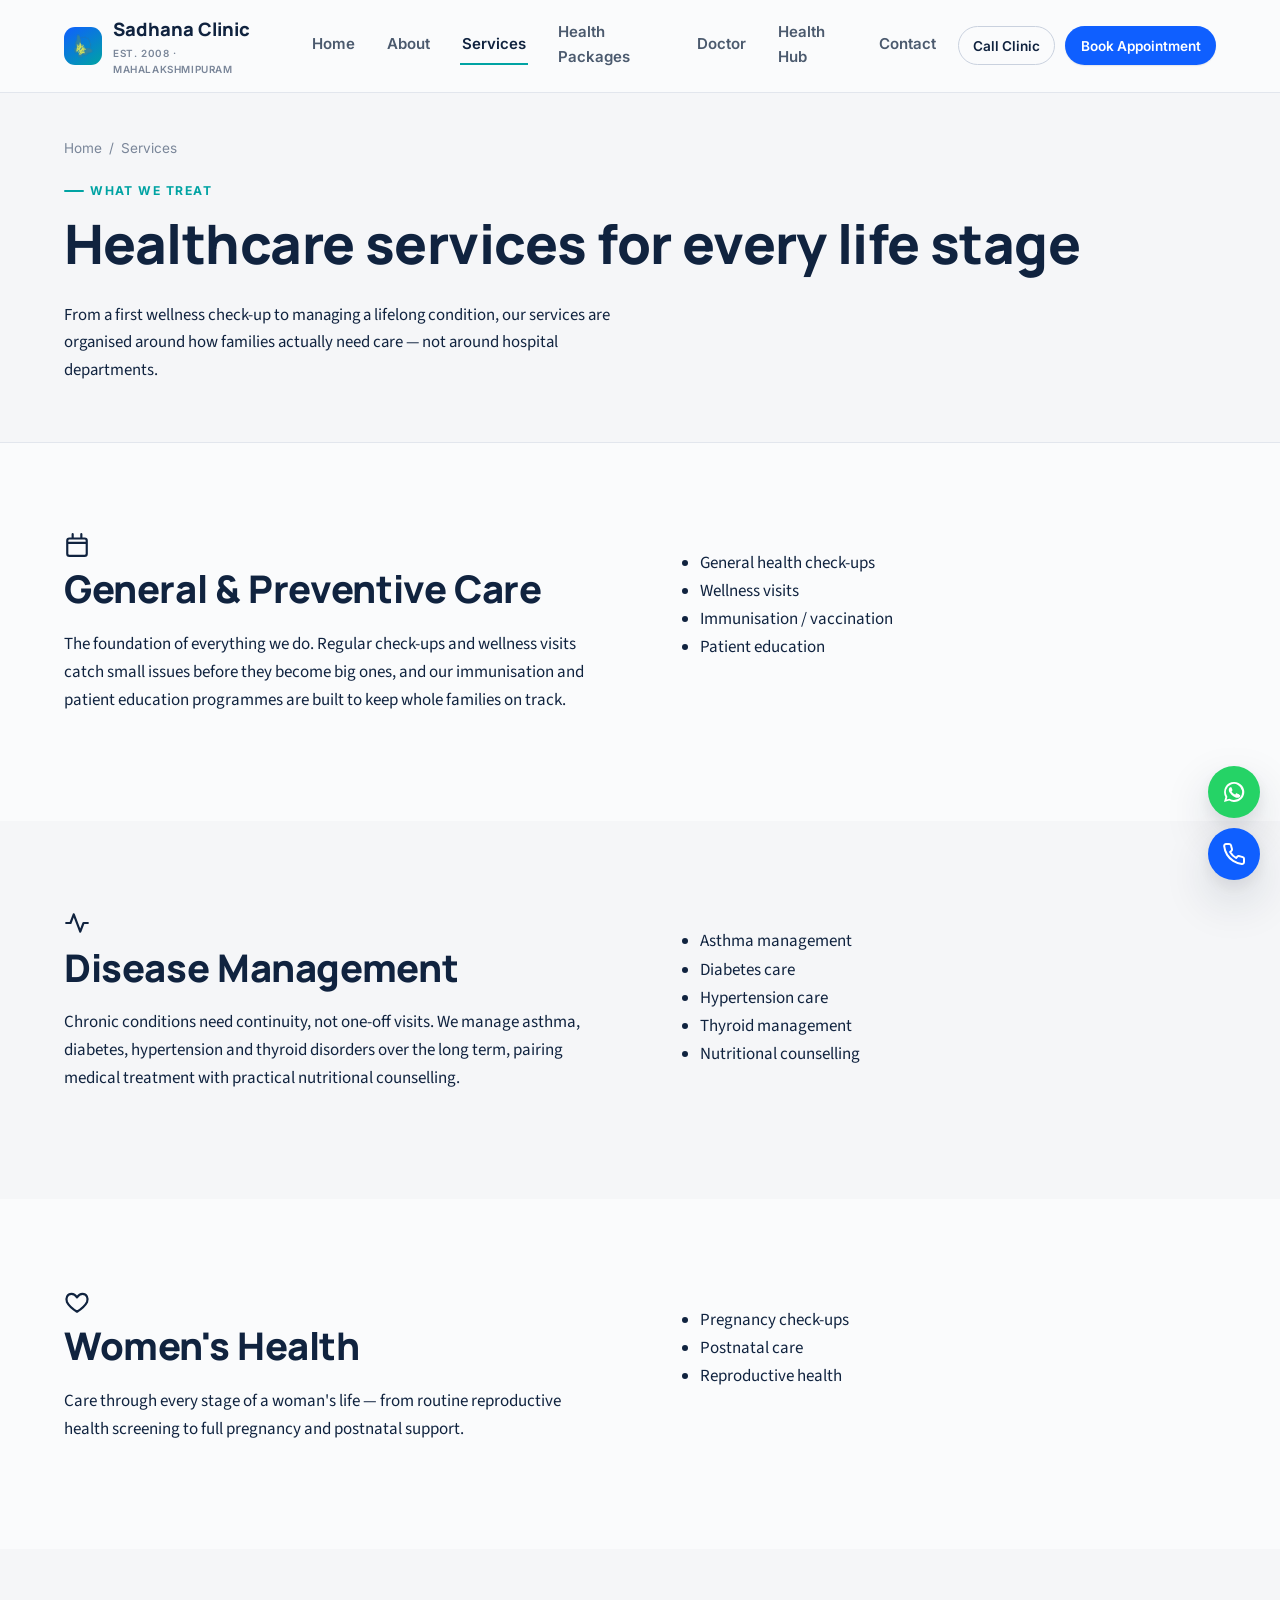
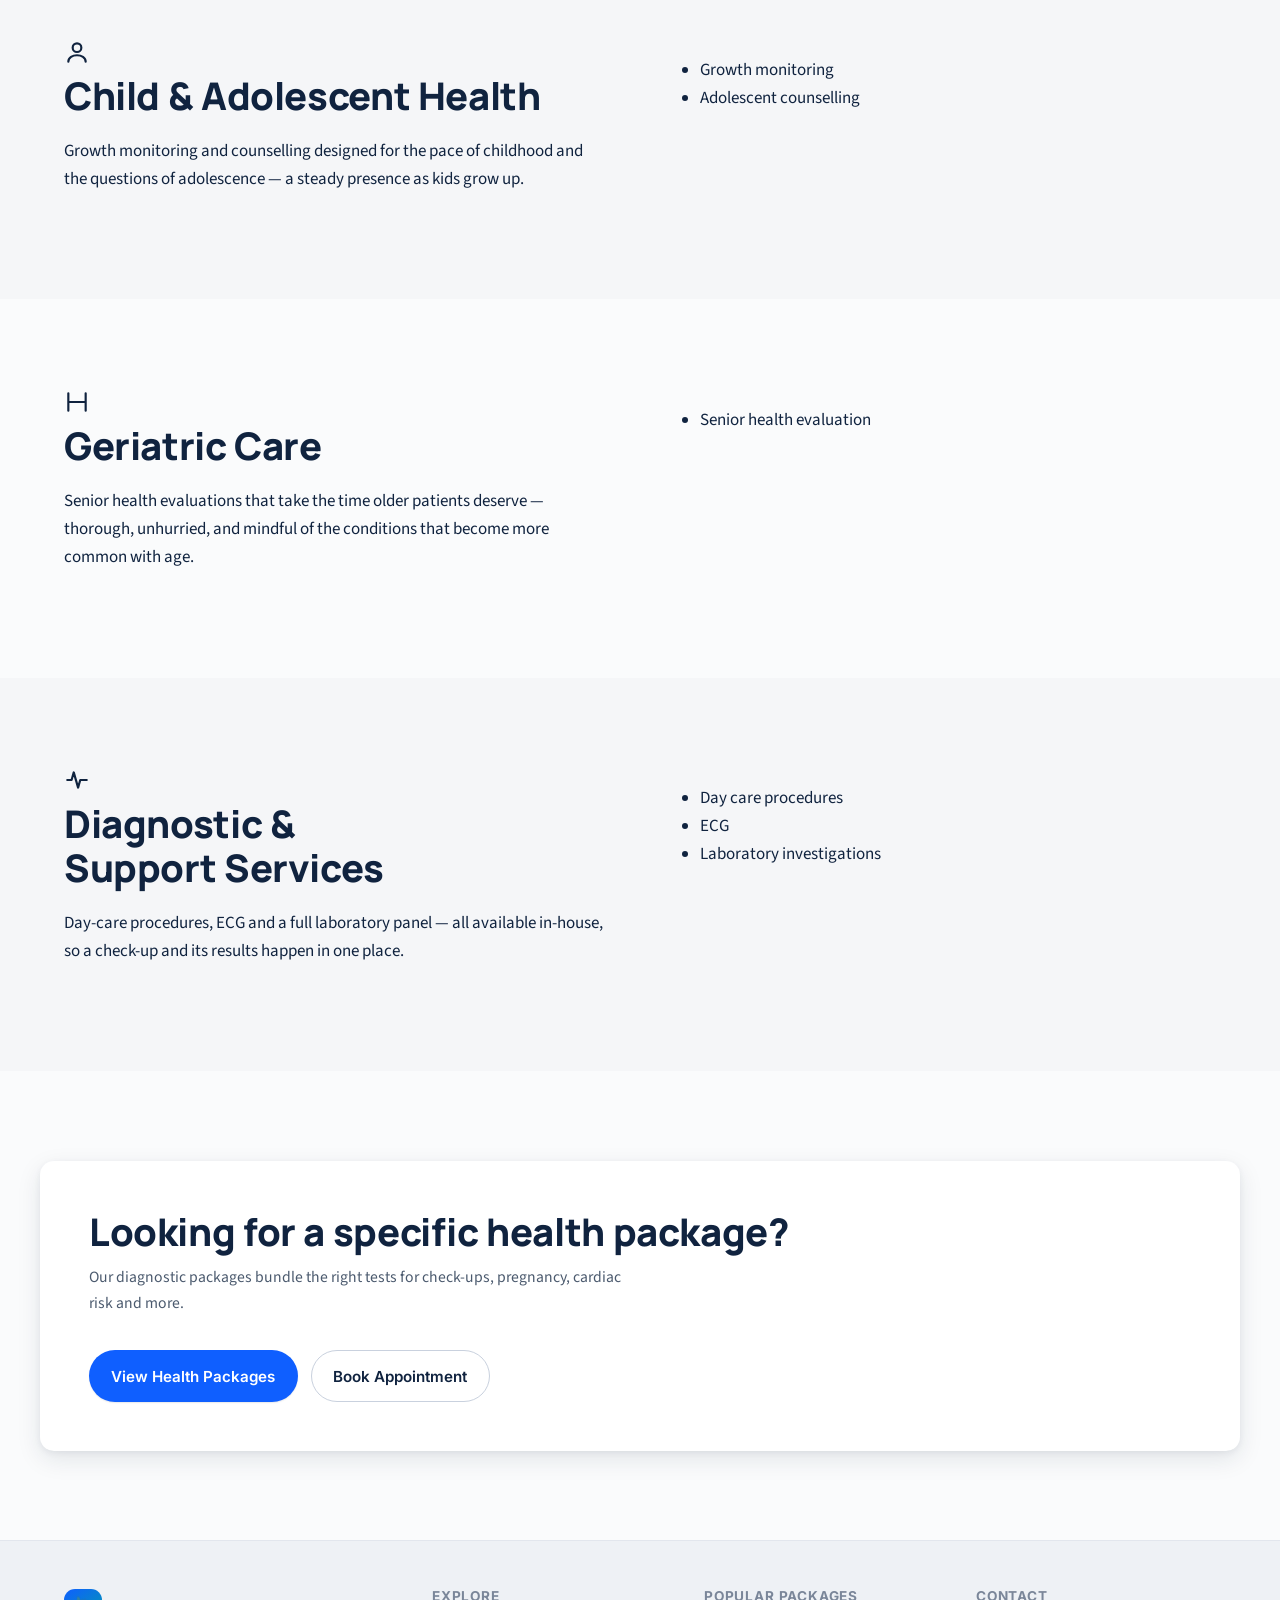
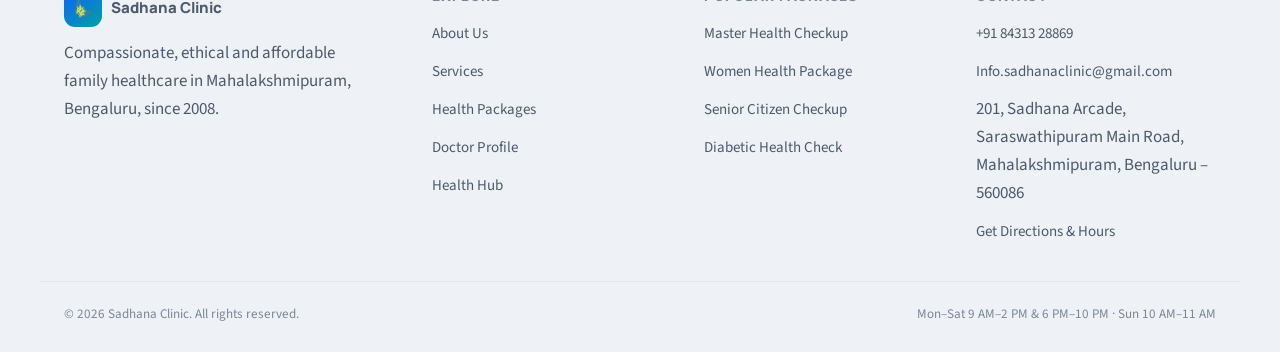
<file: services.html>
<!doctype html>
<html lang="en">
<head>
<meta charset="utf-8">
<meta name="viewport" content="width=device-width, initial-scale=1">
<link rel="icon" href="assets/img/logo-mark.webp" type="image/webp">
<link rel="apple-touch-icon" href="assets/img/logo-mark.webp">
<title>Services — Sadhana Clinic</title>
<meta name="description" content="Explore all healthcare services at Sadhana Clinic: general and preventive care, disease management, women's health, child health, geriatric care and diagnostics.">
<link rel="stylesheet" href="assets/style.css">
</head>
<body>
<a class="skip-link" href="#main">Skip to content</a>

<header class="site">
  <div class="wrap nav-row">
    <a class="brand" href="index.html"><span class="mark" aria-hidden="true"><img src="assets/img/logo-mark.webp" alt="" width="24" height="24" style="width:24px;height:24px;object-fit:contain;"></span><span>Sadhana Clinic<small>Est. 2008 · Mahalakshmipuram</small></span></a>
    <button class="nav-toggle" aria-label="Toggle menu" aria-expanded="false"><svg width="20" height="20" viewBox="0 0 24 24" fill="none" stroke="currentColor" stroke-width="2" stroke-linecap="round"><path d="M4 6h16M4 12h16M4 18h16"/></svg></button>
    <nav class="primary" aria-label="Primary">
      <a href="index.html">Home</a>
      <a href="about.html">About</a>
      <a href="services.html" aria-current="page">Services</a>
      <a href="packages.html">Health Packages</a>
      <a href="doctor.html">Doctor</a>
      <a href="health-hub.html">Health Hub</a>
      <a href="contact.html">Contact</a>
    </nav>
    <div class="nav-cta">
      <a class="btn ghost sm" href="tel:+918431328869">Call Clinic</a>
      <a class="btn primary sm" href="contact.html#appointment">Book Appointment</a>
    </div>
  </div>
</header>

<div class="floating-stack">
  <a class="fab whatsapp" href="https://wa.me/918431328869" aria-label="Chat on WhatsApp" target="_blank" rel="noopener"><svg viewBox="0 0 24 24" fill="currentColor" aria-hidden="true"><path d="M12 2a10 10 0 0 0-8.6 15L2 22l5.2-1.4A10 10 0 1 0 12 2Zm0 18.1a8.1 8.1 0 0 1-4.1-1.1l-.3-.2-3 .8.8-2.9-.2-.3A8.1 8.1 0 1 1 12 20.1Zm4.5-6.1c-.2-.1-1.5-.7-1.7-.8-.2-.1-.4-.1-.6.1-.2.2-.7.8-.8 1-.2.2-.3.2-.5.1-.2-.1-1-.4-1.9-1.2-.7-.6-1.2-1.4-1.3-1.6-.1-.2 0-.4.1-.5.1-.1.2-.3.4-.4.1-.2.2-.3.2-.5.1-.2 0-.4 0-.5s-.6-1.5-.8-2c-.2-.5-.4-.4-.6-.4h-.5c-.2 0-.5.1-.7.3-.2.2-1 1-1 2.3 0 1.4 1 2.7 1.1 2.9.1.2 2 3 4.8 4.3.7.3 1.2.5 1.6.6.7.2 1.3.2 1.8.1.6-.1 1.7-.7 1.9-1.3.2-.7.2-1.2.2-1.3-.1-.2-.3-.2-.5-.3Z"/></svg></a>
  <a class="fab call" href="tel:+918431328869" aria-label="Call Sadhana Clinic"><svg viewBox="0 0 24 24" fill="none" stroke="currentColor" stroke-width="2" stroke-linecap="round" stroke-linejoin="round" aria-hidden="true"><path d="M22 16.9v3a2 2 0 0 1-2.2 2 19.8 19.8 0 0 1-8.6-3 19.5 19.5 0 0 1-6-6 19.8 19.8 0 0 1-3-8.7A2 2 0 0 1 4.1 2h3a2 2 0 0 1 2 1.7c.1 1 .4 2 .8 2.9a2 2 0 0 1-.4 2.1L8.1 10a16 16 0 0 0 6 6l1.3-1.4a2 2 0 0 1 2.1-.4c.9.4 1.9.7 2.9.8a2 2 0 0 1 1.7 2Z"/></svg></a>
</div>
<div class="mobile-book-bar"><a class="btn primary" href="contact.html#appointment">Book an Appointment</a></div>

<main id="main">

<section class="page-hero">
  <div class="wrap">
    <div class="breadcrumb"><a href="index.html">Home</a><span>/</span><span>Services</span></div>
    <span class="eyebrow">What we treat</span>
    <h1>Healthcare services for every life stage</h1>
    <p style="font-size:1.05rem;max-width:70ch">From a first wellness check-up to managing a lifelong condition, our services are organised around how families actually need care — not around hospital departments.</p>
  </div>
</section>

<section id="general-preventive-care">
  <div class="wrap two-col">
    <div>
      <span class="ic" aria-hidden="true"><svg width="26" height="26" viewBox="0 0 24 24" fill="none" stroke="currentColor" stroke-width="2" stroke-linecap="round" stroke-linejoin="round"><path d="M8 2v4M16 2v4M3 10h18M5 6h14a2 2 0 0 1 2 2v12a2 2 0 0 1-2 2H5a2 2 0 0 1-2-2V8a2 2 0 0 1 2-2Z"/></svg></span>
      <h2>General &amp; Preventive Care</h2>
      <p>The foundation of everything we do. Regular check-ups and wellness visits catch small issues before they become big ones, and our immunisation and patient education programmes are built to keep whole families on track.</p>
    </div>
    <ul class="chips" style="gap:10px">
      <li>General health check-ups</li><li>Wellness visits</li><li>Immunisation / vaccination</li><li>Patient education</li>
    </ul>
  </div>
</section>

<section class="band-alt" id="disease-management">
  <div class="wrap two-col">
    <ul class="chips" style="gap:10px; order:2">
      <li>Asthma management</li><li>Diabetes care</li><li>Hypertension care</li><li>Thyroid management</li><li>Nutritional counselling</li>
    </ul>
    <div style="order:1">
      <span class="ic" aria-hidden="true"><svg width="26" height="26" viewBox="0 0 24 24" fill="none" stroke="currentColor" stroke-width="2" stroke-linecap="round" stroke-linejoin="round"><path d="M22 12h-4l-3 8-6-16-3 8H2"/></svg></span>
      <h2>Disease Management</h2>
      <p>Chronic conditions need continuity, not one-off visits. We manage asthma, diabetes, hypertension and thyroid disorders over the long term, pairing medical treatment with practical nutritional counselling.</p>
    </div>
  </div>
</section>

<section id="womens-health">
  <div class="wrap two-col">
    <div>
      <span class="ic" aria-hidden="true"><svg width="26" height="26" viewBox="0 0 24 24" fill="none" stroke="currentColor" stroke-width="2" stroke-linecap="round" stroke-linejoin="round"><path d="M12 21s-7-4.4-9.3-9C1.4 8.4 3 4.5 7 4.5c2 0 3.6 1.1 5 3.2 1.4-2.1 3-3.2 5-3.2 4 0 5.6 3.9 4.3 7.5C19 16.6 12 21 12 21Z"/></svg></span>
      <h2>Women's Health</h2>
      <p>Care through every stage of a woman's life — from routine reproductive health screening to full pregnancy and postnatal support.</p>
    </div>
    <ul class="chips" style="gap:10px"><li>Pregnancy check-ups</li><li>Postnatal care</li><li>Reproductive health</li></ul>
  </div>
</section>

<section class="band-alt" id="child-adolescent-health">
  <div class="wrap two-col">
    <ul class="chips" style="gap:10px; order:2"><li>Growth monitoring</li><li>Adolescent counselling</li></ul>
    <div style="order:1">
      <span class="ic" aria-hidden="true"><svg width="26" height="26" viewBox="0 0 24 24" fill="none" stroke="currentColor" stroke-width="2" stroke-linecap="round" stroke-linejoin="round"><circle cx="12" cy="8" r="4"/><path d="M4 21c0-4 4-6 8-6s8 2 8 6"/></svg></span>
      <h2>Child &amp; Adolescent Health</h2>
      <p>Growth monitoring and counselling designed for the pace of childhood and the questions of adolescence — a steady presence as kids grow up.</p>
    </div>
  </div>
</section>

<section id="geriatric-care">
  <div class="wrap two-col">
    <div>
      <span class="ic" aria-hidden="true"><svg width="26" height="26" viewBox="0 0 24 24" fill="none" stroke="currentColor" stroke-width="2" stroke-linecap="round" stroke-linejoin="round"><path d="M4 4v16M4 12h16M20 4v16"/></svg></span>
      <h2>Geriatric Care</h2>
      <p>Senior health evaluations that take the time older patients deserve — thorough, unhurried, and mindful of the conditions that become more common with age.</p>
    </div>
    <ul class="chips" style="gap:10px"><li>Senior health evaluation</li></ul>
  </div>
</section>

<section class="band-alt" id="diagnostic-support-services">
  <div class="wrap two-col">
    <ul class="chips" style="gap:10px; order:2"><li>Day care procedures</li><li>ECG</li><li>Laboratory investigations</li></ul>
    <div style="order:1">
      <span class="ic" aria-hidden="true"><svg width="26" height="26" viewBox="0 0 24 24" fill="none" stroke="currentColor" stroke-width="2" stroke-linecap="round" stroke-linejoin="round"><path d="M3 12h4l2-7 4 14 2-7h6"/></svg></span>
      <h2>Diagnostic &amp; Support Services</h2>
      <p>Day-care procedures, ECG and a full laboratory panel — all available in-house, so a check-up and its results happen in one place.</p>
    </div>
  </div>
</section>

<section id="contact-cta">
  <div class="wrap card raised" style="padding:clamp(28px,4vw,48px); display:flex; flex-wrap:wrap; gap:24px; align-items:center; justify-content:space-between;">
    <div><h2 style="margin-bottom:.3em">Looking for a specific health package?</h2><p class="muted mt-0">Our diagnostic packages bundle the right tests for check-ups, pregnancy, cardiac risk and more.</p></div>
    <div class="hero-ctas" style="margin:0">
      <a class="btn primary" href="packages.html">View Health Packages</a>
      <a class="btn ghost" href="contact.html#appointment">Book Appointment</a>
    </div>
  </div>
</section>

</main>

<footer class="site">
  <div class="wrap foot-grid">
    <div>
      <a class="brand" href="index.html" style="margin-bottom:12px;"><span class="mark" aria-hidden="true"><img src="assets/img/logo-mark.webp" alt="" width="24" height="24" style="width:24px;height:24px;object-fit:contain;"></span><span>Sadhana Clinic</span></a>
      <p class="muted" style="max-width:38ch">Compassionate, ethical and affordable family healthcare in Mahalakshmipuram, Bengaluru, since 2008.</p>
    </div>
    <div><h4>Explore</h4><ul><li><a href="about.html">About Us</a></li><li><a href="services.html">Services</a></li><li><a href="packages.html">Health Packages</a></li><li><a href="doctor.html">Doctor Profile</a></li><li><a href="health-hub.html">Health Hub</a></li></ul></div>
    <div><h4>Popular packages</h4><ul><li><a href="packages.html#master-health-checkup">Master Health Checkup</a></li><li><a href="packages.html#women-health-package">Women Health Package</a></li><li><a href="packages.html#senior-citizen-health-checkup">Senior Citizen Checkup</a></li><li><a href="packages.html#diabetic-health-check-up">Diabetic Health Check</a></li></ul></div>
    <div><h4>Contact</h4><ul><li><a href="tel:+918431328869">+91 84313 28869</a></li><li><a href="mailto:Info.sadhanaclinic@gmail.com">Info.sadhanaclinic@gmail.com</a></li><li><span class="muted">201, Sadhana Arcade, Saraswathipuram Main Road, Mahalakshmipuram, Bengaluru – 560086</span></li><li><a href="contact.html">Get Directions &amp; Hours</a></li></ul></div>
  </div>
  <div class="wrap foot-bottom"><span>© <span data-year>2026</span> Sadhana Clinic. All rights reserved.</span><span>Mon–Sat 9 AM–2 PM &amp; 6 PM–10 PM · Sun 10 AM–11 AM</span></div>
</footer>

<script src="assets/script.js"></script>
</body>
</html>
</file>
<file: assets/style.css>
/* ============================================================
   Sadhana Clinic — Design System
   Palette: Medical Blue / Healthcare Teal / Emerald
   Type: Manrope (display) + Source Sans Pro (body) + Inter (data/UI)
   ============================================================ */

@import url('https://fonts.googleapis.com/css2?family=Manrope:wght@500;600;700;800&family=Source+Sans+Pro:ital,wght@0,400;0,600;0,700;1,400&family=Inter:wght@500;600;700&display=swap');

:root{
  /* ---- brand colors (fixed across themes) ---- */
  --brand-blue: #0F5FFF;
  --brand-blue-dim: #0B47C2;
  --brand-teal: #00A3A3;
  --brand-emerald: #10B981;
  --brand-amber: #F59E0B;
  --brand-rose: #E11D48;

  /* ---- light theme tokens ---- */
  --surface: #FAFBFC;
  --surface-alt: #F5F6F8;
  --surface-card: #FFFFFF;
  --surface-sunken: #EEF1F5;
  --border: #E2E6ED;
  --border-strong: #C9D1DE;

  --ink: #10233F;
  --ink-soft: #4B5A6E;
  --ink-faint: #7A8699;

  --accent: var(--brand-blue);
  --accent-ink: #FFFFFF;
  --accent-2: var(--brand-teal);
  --accent-3: var(--brand-emerald);

  --success: #0E8F5F;
  --warning: #B36B00;
  --error: #C81E45;
  --info: var(--brand-blue);

  --shadow-sm: 0 1px 2px rgba(16,35,63,.06), 0 1px 1px rgba(16,35,63,.04);
  --shadow-md: 0 8px 24px rgba(16,35,63,.10), 0 2px 6px rgba(16,35,63,.06);
  --shadow-lg: 0 20px 48px rgba(16,35,63,.16), 0 6px 16px rgba(16,35,63,.08);

  --radius-sm: 8px;
  --radius-md: 14px;
  --radius-lg: 22px;
  --radius-pill: 999px;

  --max-width: 1200px;
  color-scheme: light;
}

@media (prefers-color-scheme: dark){
  :root:not([data-theme="light"]){
    --surface: #0B1220;
    --surface-alt: #0F1A2B;
    --surface-card: #131F33;
    --surface-sunken: #0A0F1A;
    --border: #223049;
    --border-strong: #2E3F5C;

    --ink: #EAF0FA;
    --ink-soft: #AAB7CC;
    --ink-faint: #7C8AA3;

    --accent: #5C93FF;
    --accent-ink: #05122B;
    --accent-2: #2FD1D1;
    --accent-3: #34D399;

    --success: #34D399;
    --warning: #F6B93B;
    --error: #FB7185;
    --info: #5C93FF;

    --shadow-sm: 0 1px 2px rgba(0,0,0,.35);
    --shadow-md: 0 10px 28px rgba(0,0,0,.45);
    --shadow-lg: 0 24px 56px rgba(0,0,0,.55);
    color-scheme: dark;
  }
}
:root[data-theme="dark"]{
  --surface: #0B1220;
  --surface-alt: #0F1A2B;
  --surface-card: #131F33;
  --surface-sunken: #0A0F1A;
  --border: #223049;
  --border-strong: #2E3F5C;

  --ink: #EAF0FA;
  --ink-soft: #AAB7CC;
  --ink-faint: #7C8AA3;

  --accent: #5C93FF;
  --accent-ink: #05122B;
  --accent-2: #2FD1D1;
  --accent-3: #34D399;

  --success: #34D399;
  --warning: #F6B93B;
  --error: #FB7185;
  --info: #5C93FF;

  --shadow-sm: 0 1px 2px rgba(0,0,0,.35);
  --shadow-md: 0 10px 28px rgba(0,0,0,.45);
  --shadow-lg: 0 24px 56px rgba(0,0,0,.55);
  color-scheme: dark;
}

*{ box-sizing: border-box; }
html{ scroll-behavior: smooth; }
body{
  margin: 0;
  background: var(--surface);
  color: var(--ink);
  font-family: 'Source Sans Pro', system-ui, -apple-system, Segoe UI, sans-serif;
  font-size: 17px;
  line-height: 1.65;
  -webkit-font-smoothing: antialiased;
}
img{ max-width: 100%; display:block; }
a{ color: var(--accent); text-decoration: none; }
h1,h2,h3,h4{
  font-family: 'Manrope', system-ui, sans-serif;
  color: var(--ink);
  line-height: 1.15;
  margin: 0 0 .5em;
  text-wrap: balance;
  font-weight: 700;
}
h1{ font-size: clamp(2.1rem, 3.4vw + 1rem, 3.4rem); font-weight: 800; letter-spacing: -.01em; }
h2{ font-size: clamp(1.7rem, 1.6vw + 1.1rem, 2.5rem); font-weight: 800; letter-spacing: -.01em; }
h3{ font-size: clamp(1.2rem, .6vw + 1rem, 1.4rem); }
p{ margin: 0 0 1em; max-width: 68ch; }
.tabular{ font-variant-numeric: tabular-nums; font-family: 'Inter', system-ui, sans-serif; }
.eyebrow{
  font-family: 'Inter', sans-serif; font-weight: 700; font-size: .76rem;
  letter-spacing: .12em; text-transform: uppercase; color: var(--accent-2);
  display:inline-flex; align-items:center; gap:.5em; margin-bottom: .9em;
}
.eyebrow::before{ content:""; width: 20px; height: 2px; background: var(--accent-2); border-radius: 2px; }

:focus-visible{ outline: 3px solid var(--accent); outline-offset: 2px; border-radius: 4px; }
.skip-link{
  position:absolute; left:-999px; top:auto; background:var(--accent); color:var(--accent-ink);
  padding:.75em 1.2em; z-index:200; border-radius:0 0 8px 0;
}
.skip-link:focus{ left:0; top:0; }

.wrap{ max-width: var(--max-width); margin: 0 auto; padding-inline: 24px; }
section{ padding-block: clamp(48px, 7vw, 96px); }
.band-alt{ background: var(--surface-alt); }
.band-sunken{ background: var(--surface-sunken); }

/* ---------------- Header / Nav ---------------- */
header.site{
  position: sticky; top:0; z-index: 100;
  background: color-mix(in srgb, var(--surface) 88%, transparent);
  backdrop-filter: blur(10px);
  border-bottom: 1px solid var(--border);
}
.nav-row{ display:flex; align-items:center; justify-content:space-between; gap: 20px; padding-block: 14px; }
.brand{ display:flex; align-items:center; gap:.6em; font-family:'Manrope',sans-serif; font-weight:800; font-size:1.15rem; color:var(--ink); }
.brand .mark{
  width:38px; height:38px; border-radius: 11px;
  background: linear-gradient(145deg, var(--brand-blue), var(--brand-teal));
  display:flex; align-items:center; justify-content:center; color:#fff; flex:none;
}
.brand small{ display:block; font-family:'Inter',sans-serif; font-weight:600; font-size:.62rem; color: var(--ink-faint); letter-spacing:.06em; text-transform:uppercase; }

nav.primary{ display:flex; align-items:center; gap: 28px; }
nav.primary a{
  font-family:'Inter',sans-serif; font-weight:600; font-size:.94rem; color: var(--ink-soft);
  padding: 6px 2px; border-bottom: 2px solid transparent;
}
nav.primary a:hover, nav.primary a[aria-current="page"]{ color: var(--ink); border-color: var(--accent-2); }
.nav-cta{ display:flex; align-items:center; gap:10px; }
.nav-toggle{ display:none; background:none; border:1px solid var(--border-strong); border-radius:10px; padding:8px 10px; color:var(--ink); }

@media (max-width: 880px){
  nav.primary{
    position:fixed; inset: 62px 0 auto 0; background: var(--surface); border-bottom:1px solid var(--border);
    flex-direction:column; align-items:flex-start; padding: 10px 24px 20px; gap: 4px;
    transform: translateY(-8px); opacity:0; pointer-events:none; transition:.18s ease;
    box-shadow: var(--shadow-md);
  }
  nav.primary.open{ transform:none; opacity:1; pointer-events:auto; }
  nav.primary a{ padding: 10px 0; width:100%; border-bottom: 1px solid var(--border); }
  .nav-toggle{ display:inline-flex; }
  .nav-cta .btn.ghost{ display:none; }
}

/* ---------------- Buttons ---------------- */
.btn{
  display:inline-flex; align-items:center; justify-content:center; gap:.55em;
  font-family:'Inter',sans-serif; font-weight:600; font-size:.95rem;
  padding: .8em 1.4em; border-radius: var(--radius-pill); border: 1px solid transparent;
  cursor:pointer; white-space:nowrap; transition:.15s ease;
}
.btn.primary{ background: var(--accent); color: var(--accent-ink); box-shadow: var(--shadow-sm); }
.btn.primary:hover{ background: var(--brand-blue-dim); transform: translateY(-1px); }
@media (prefers-color-scheme: dark){ :root:not([data-theme="light"]) .btn.primary:hover{ background: var(--accent); filter:brightness(1.12); } }
:root[data-theme="dark"] .btn.primary:hover{ background: var(--accent); filter:brightness(1.12); }
.btn.ghost{ background: transparent; border-color: var(--border-strong); color: var(--ink); }
.btn.ghost:hover{ border-color: var(--accent); color: var(--accent); }
.btn.teal{ background: var(--accent-2); color:#fff; }
.btn.teal:hover{ filter:brightness(1.08); transform: translateY(-1px); }
.btn.sm{ padding:.55em 1.05em; font-size:.85rem; }
.btn svg{ width:1.1em; height:1.1em; flex:none; }

/* ---------------- Hero ---------------- */
.hero{ padding-block: clamp(40px,6vw,72px) clamp(48px,7vw,88px); }
.hero-grid{ display:grid; grid-template-columns: 1.05fr .95fr; gap: clamp(24px,4vw,56px); align-items:center; }
@media (max-width: 900px){ .hero-grid{ grid-template-columns: 1fr; } }
.hero-badges{ display:flex; flex-wrap:wrap; gap:.6em; margin: 1.1em 0 1.4em; }
.pill{
  display:inline-flex; align-items:center; gap:.5em; font-family:'Inter',sans-serif; font-weight:600; font-size:.82rem;
  color: var(--ink-soft); background: var(--surface-card); border:1px solid var(--border);
  padding:.5em .95em; border-radius: var(--radius-pill);
}
.pill .dot{ width:8px; height:8px; border-radius:50%; background: var(--accent-3); flex:none; }
.hero-ctas{ display:flex; flex-wrap:wrap; gap:.8em; margin-top: 1.6em; }

.hero-stats{ display:grid; grid-template-columns: repeat(4,1fr); gap: 14px; margin-top: 2.2em; }
@media (max-width:640px){ .hero-stats{ grid-template-columns: repeat(2,1fr);} }
.stat{ background: var(--surface-card); border:1px solid var(--border); border-radius: var(--radius-md); padding: 16px 14px; text-align:left; }
.stat .num{ font-family:'Manrope',sans-serif; font-weight:800; font-size: clamp(1.3rem,1.6vw,1.7rem); color: var(--accent); }
.stat .lbl{ font-size:.78rem; color: var(--ink-soft); font-family:'Inter',sans-serif; }

.hero-visual{
  position:relative; border-radius: var(--radius-lg); overflow:hidden; aspect-ratio: 4/4.6;
  background: linear-gradient(160deg, var(--brand-blue) 0%, var(--brand-teal) 100%);
  box-shadow: var(--shadow-lg);
}
.hero-visual svg{ width:100%; height:100%; }
.hero-float-card{
  position:absolute; left:16px; right:16px; bottom:16px; background: var(--surface-card);
  border-radius: var(--radius-md); padding: 14px 16px; box-shadow: var(--shadow-md);
  display:flex; align-items:center; gap:12px;
}
.hero-float-card .ic{ width:42px; height:42px; border-radius:11px; background: var(--surface-sunken); display:flex; align-items:center; justify-content:center; color:var(--accent-3); flex:none; }
.hero-float-card strong{ display:block; font-family:'Manrope',sans-serif; font-size:.95rem; }
.hero-float-card span{ font-size:.8rem; color:var(--ink-soft); }

/* ---------------- Section heading ---------------- */
.section-head{ max-width: 720px; margin-bottom: clamp(28px,4vw,44px); }
.section-head.center{ margin-inline:auto; text-align:center; }
.section-head p{ color: var(--ink-soft); font-size: 1.05rem; }

/* ---------------- Cards / Grids ---------------- */
.grid{ display:grid; gap: 20px; }
.grid.cols-3{ grid-template-columns: repeat(3,1fr); }
.grid.cols-4{ grid-template-columns: repeat(4,1fr); }
.grid.cols-6{ grid-template-columns: repeat(6,1fr); }
@media (max-width: 980px){ .grid.cols-3,.grid.cols-4{ grid-template-columns: repeat(2,1fr);} .grid.cols-6{grid-template-columns:repeat(3,1fr);} }
@media (max-width: 620px){ .grid.cols-3,.grid.cols-4,.grid.cols-6{ grid-template-columns: 1fr; } }

.card{ background: var(--surface-card); border:1px solid var(--border); border-radius: var(--radius-md); padding: 26px 24px; }
.card.raised{ box-shadow: var(--shadow-md); border-color: transparent; }
.card .ic{
  width:48px; height:48px; border-radius:13px; display:flex; align-items:center; justify-content:center;
  background: color-mix(in srgb, var(--accent) 12%, transparent); color: var(--accent); margin-bottom: 16px;
}
.card.teal .ic{ background: color-mix(in srgb, var(--accent-2) 14%, transparent); color: var(--accent-2); }
.card h3{ margin-bottom:.4em; }
.card p{ color: var(--ink-soft); font-size:.98rem; margin-bottom: .6em; }
.card ul.chips{ list-style:none; margin:12px 0 0; padding:0; display:flex; flex-wrap:wrap; gap:6px; }
.card ul.chips li{ font-size:.78rem; font-family:'Inter',sans-serif; font-weight:600; color: var(--ink-soft); background: var(--surface-sunken); border-radius: var(--radius-pill); padding:.35em .8em; }

.card-link{ display:inline-flex; align-items:center; gap:.35em; font-family:'Inter',sans-serif; font-weight:700; font-size:.88rem; color: var(--accent); margin-top: 8px; }
.card-link svg{ width:1em; height:1em; transition:.15s; }
.card:hover .card-link svg{ transform: translateX(3px); }

/* ---------------- Values / timeline ---------------- */
.values-grid{ display:grid; grid-template-columns: repeat(3,1fr); gap:18px; }
@media (max-width:900px){ .values-grid{ grid-template-columns: repeat(2,1fr);} }
@media (max-width:560px){ .values-grid{ grid-template-columns: 1fr;} }

.timeline{ position:relative; padding-left: 28px; border-left: 2px solid var(--border); display:flex; flex-direction:column; gap: 28px; }
.timeline .item{ position:relative; }
.timeline .item::before{
  content:""; position:absolute; left:-34.5px; top:2px; width:14px; height:14px; border-radius:50%;
  background: var(--accent); box-shadow: 0 0 0 4px color-mix(in srgb, var(--accent) 18%, transparent);
}
.timeline .yr{ font-family:'Inter',sans-serif; font-weight:700; color: var(--accent-2); font-size:.85rem; letter-spacing:.05em; }

/* ---------------- Packages ---------------- */
.pkg-toolbar{ display:flex; flex-wrap:wrap; gap:10px; align-items:center; margin-bottom: 24px; }
.chip-filter{
  font-family:'Inter',sans-serif; font-weight:600; font-size:.85rem; color: var(--ink-soft);
  background: var(--surface-card); border:1px solid var(--border); padding:.5em 1em; border-radius: var(--radius-pill); cursor:pointer;
}
.chip-filter[aria-pressed="true"]{ background: var(--accent); border-color: var(--accent); color: var(--accent-ink); }
.search-box{
  margin-left:auto; display:flex; align-items:center; gap:.5em; background: var(--surface-card);
  border:1px solid var(--border); border-radius: var(--radius-pill); padding:.5em 1em; min-width: 220px;
}
.search-box input{ border:none; background:transparent; outline:none; color:var(--ink); font:inherit; width:100%; }
.search-box svg{ width:1.1em; height:1.1em; color: var(--ink-faint); flex:none; }

.pkg-card{ display:flex; flex-direction:column; }
.pkg-card .cat{ font-family:'Inter',sans-serif; font-weight:700; font-size:.72rem; letter-spacing:.08em; text-transform:uppercase; color: var(--accent-2); }
.pkg-price{ display:flex; align-items:baseline; gap:.5em; margin: .5em 0 .2em; }
.pkg-price .now{ font-family:'Manrope',sans-serif; font-weight:800; font-size:1.5rem; color: var(--ink); }
.pkg-price .was{ font-family:'Inter',sans-serif; text-decoration: line-through; color: var(--ink-faint); font-size:.95rem; }
.pkg-price .save{ font-size:.72rem; font-weight:700; color:#fff; background: var(--accent-3); padding:.2em .55em; border-radius: var(--radius-pill); }
.pkg-card ul.tests{ list-style:none; margin: 10px 0 16px; padding:0; display:flex; flex-direction:column; gap:6px; font-size:.88rem; color: var(--ink-soft); }
.pkg-card ul.tests li{ display:flex; gap:.5em; }
.pkg-card ul.tests li svg{ width:1.1em; height:1.1em; flex:none; color: var(--accent-3); margin-top:.15em; }
.pkg-card .btn{ margin-top:auto; }

/* ---------------- Stats band ---------------- */
.stats-band{ background: linear-gradient(120deg, var(--brand-blue), var(--brand-teal)); color:#fff; border-radius: var(--radius-lg); padding: clamp(28px,4vw,48px); }
.stats-band .grid{ grid-template-columns: repeat(4,1fr); text-align:center; }
@media (max-width:700px){ .stats-band .grid{ grid-template-columns: repeat(2,1fr);} }
.stats-band .num{ font-family:'Manrope',sans-serif; font-weight:800; font-size: clamp(2rem,3vw,2.7rem); }
.stats-band .lbl{ font-family:'Inter',sans-serif; font-size:.85rem; opacity:.92; }

/* ---------------- Testimonials ---------------- */
.testi-track{ display:grid; grid-template-columns: repeat(3,1fr); gap:20px; }
@media (max-width:900px){ .testi-track{ grid-template-columns:1fr; } }
.testi-card{ background: var(--surface-card); border:1px solid var(--border); border-radius: var(--radius-md); padding:24px; position:relative; }
.testi-card .stars{ color: var(--brand-amber); letter-spacing:2px; font-size:.9rem; margin-bottom:10px; }
.testi-card blockquote{ margin:0 0 14px; font-style:italic; color: var(--ink-soft); }
.testi-card footer{ display:flex; align-items:center; gap:10px; font-family:'Inter',sans-serif; }
.testi-card .avatar{ width:36px; height:36px; border-radius:50%; background: var(--surface-sunken); display:flex; align-items:center; justify-content:center; font-weight:700; color: var(--ink-soft); }
.testi-card .tag{ font-size:.72rem; color: var(--ink-faint); }
.sample-flag{ position:absolute; top:14px; right:14px; font-family:'Inter',sans-serif; font-size:.65rem; font-weight:700; letter-spacing:.06em; text-transform:uppercase; color: var(--ink-faint); background: var(--surface-sunken); padding:.3em .6em; border-radius: var(--radius-pill); }

/* ---------------- Doctor ---------------- */
.doctor-grid{ display:grid; grid-template-columns: .8fr 1.2fr; gap: clamp(28px,4vw,56px); align-items:center; }
@media (max-width:880px){ .doctor-grid{ grid-template-columns:1fr; } }
.doctor-photo{ position:relative; border-radius: var(--radius-lg); overflow:hidden; aspect-ratio: 3/3.6; background: linear-gradient(160deg,var(--brand-teal),var(--brand-blue)); box-shadow: var(--shadow-lg); }
.doctor-photo svg{ width:100%; height:100%; }
.credential-list{ list-style:none; margin: 1.2em 0; padding:0; display:flex; flex-direction:column; gap:12px; }
.credential-list li{ display:flex; gap:.7em; align-items:flex-start; font-size:.98rem; color: var(--ink-soft); }
.credential-list li svg{ width:1.3em; height:1.3em; flex:none; color: var(--accent-2); margin-top:.1em; }

/* ---------------- FAQ / Health hub ---------------- */
.hub-card{ display:flex; flex-direction:column; height:100%; }
.hub-card .tag{ font-family:'Inter',sans-serif; font-size:.7rem; font-weight:700; letter-spacing:.08em; text-transform:uppercase; color: var(--accent); background: color-mix(in srgb, var(--accent) 12%, transparent); padding:.3em .7em; border-radius: var(--radius-pill); align-self:flex-start; margin-bottom:12px; }

/* ---------------- Contact ---------------- */
.contact-grid{ display:grid; grid-template-columns: 1fr 1fr; gap: clamp(24px,4vw,48px); align-items:start; }
@media (max-width:900px){ .contact-grid{ grid-template-columns:1fr; } }
.form-field{ display:flex; flex-direction:column; gap:6px; margin-bottom:16px; }
.form-field label{ font-family:'Inter',sans-serif; font-weight:600; font-size:.85rem; color: var(--ink); }
.form-field input, .form-field select, .form-field textarea{
  font: inherit; padding: .75em .9em; border-radius: var(--radius-sm); border:1px solid var(--border-strong);
  background: var(--surface-card); color: var(--ink);
}
.form-row{ display:grid; grid-template-columns:1fr 1fr; gap:16px; }
@media (max-width:520px){ .form-row{ grid-template-columns:1fr; } }
.map-card{ border-radius: var(--radius-lg); overflow:hidden; border:1px solid var(--border); background: var(--surface-card); }
.map-visual{ aspect-ratio: 16/10; background: var(--surface-sunken); position:relative; }
.map-visual svg{ width:100%; height:100%; }
.map-details{ padding: 20px 22px; display:flex; flex-direction:column; gap:14px; }
.info-row{ display:flex; gap:12px; align-items:flex-start; }
.info-row .ic{ width:38px; height:38px; border-radius:10px; background: color-mix(in srgb, var(--accent-2) 14%, transparent); color: var(--accent-2); display:flex; align-items:center; justify-content:center; flex:none; }
.info-row strong{ display:block; font-family:'Manrope',sans-serif; font-size:.95rem; }
.info-row span{ font-size:.88rem; color: var(--ink-soft); }

/* ---------------- Footer ---------------- */
footer.site{ background: var(--surface-sunken); border-top:1px solid var(--border); padding-block: 48px 26px; }
.foot-grid{ display:grid; grid-template-columns: 1.4fr 1fr 1fr 1fr; gap: 32px; }
@media (max-width:820px){ .foot-grid{ grid-template-columns: 1fr 1fr; } }
@media (max-width:520px){ .foot-grid{ grid-template-columns: 1fr; } }
.foot-grid h4{ font-family:'Inter',sans-serif; font-size:.85rem; letter-spacing:.06em; text-transform:uppercase; color: var(--ink-faint); margin-bottom:14px; }
.foot-grid ul{ list-style:none; margin:0; padding:0; display:flex; flex-direction:column; gap:10px; }
.foot-grid a{ color: var(--ink-soft); font-size:.94rem; }
.foot-grid a:hover{ color: var(--accent); }
.foot-bottom{ margin-top: 36px; padding-top: 22px; border-top:1px solid var(--border); display:flex; flex-wrap:wrap; gap:12px; justify-content:space-between; font-size:.82rem; color: var(--ink-faint); }
.foot-social{ display:flex; gap:10px; }
.foot-social a{ width:34px; height:34px; border-radius:50%; border:1px solid var(--border-strong); display:flex; align-items:center; justify-content:center; color: var(--ink-soft); }
.foot-social a:hover{ color: var(--accent); border-color: var(--accent); }

/* ---------------- Floating action stack ---------------- */
.floating-stack{ position:fixed; right:20px; bottom:20px; z-index:150; display:flex; flex-direction:column; gap:10px; align-items:flex-end; }
.fab{
  width:52px; height:52px; border-radius:50%; display:flex; align-items:center; justify-content:center;
  color:#fff; box-shadow: var(--shadow-lg); border:none; cursor:pointer;
}
.fab.call{ background: var(--brand-blue); }
.fab.whatsapp{ background: #25D366; }
.fab svg{ width:24px; height:24px; }
.mobile-book-bar{ display:none; }
@media (max-width: 720px){
  .floating-stack{ right:14px; bottom: 86px; }
  .mobile-book-bar{
    display:flex; position:fixed; left:0; right:0; bottom:0; z-index:150; background: var(--surface-card);
    border-top:1px solid var(--border); padding: 10px 14px; box-shadow: 0 -6px 20px rgba(0,0,0,.08);
  }
  .mobile-book-bar .btn{ width:100%; }
  body{ padding-bottom: 66px; }
}

/* ---------------- Breadcrumb / page hero (inner pages) ---------------- */
.page-hero{ padding-block: 44px 40px; background: var(--surface-alt); border-bottom:1px solid var(--border); }
.breadcrumb{ font-family:'Inter',sans-serif; font-size:.85rem; color: var(--ink-faint); display:flex; gap:.5em; align-items:center; margin-bottom:14px; }
.breadcrumb a{ color: var(--ink-faint); }
.breadcrumb a:hover{ color: var(--accent); }

/* ---------------- Utilities ---------------- */
.mt-0{margin-top:0} .center{text-align:center} .muted{color:var(--ink-soft)}
.badge-check{ display:inline-flex; align-items:center; gap:.4em; font-size:.85rem; color: var(--success); font-family:'Inter',sans-serif; font-weight:600; }
.two-col{ display:grid; grid-template-columns: 1fr 1fr; gap: 40px; }
@media (max-width:820px){ .two-col{ grid-template-columns:1fr; } }
[hidden]{ display:none !important; }

@media (prefers-reduced-motion: reduce){
  *{ animation-duration: .001ms !important; animation-iteration-count:1 !important; transition-duration:.001ms !important; scroll-behavior:auto !important; }
}
</file>
